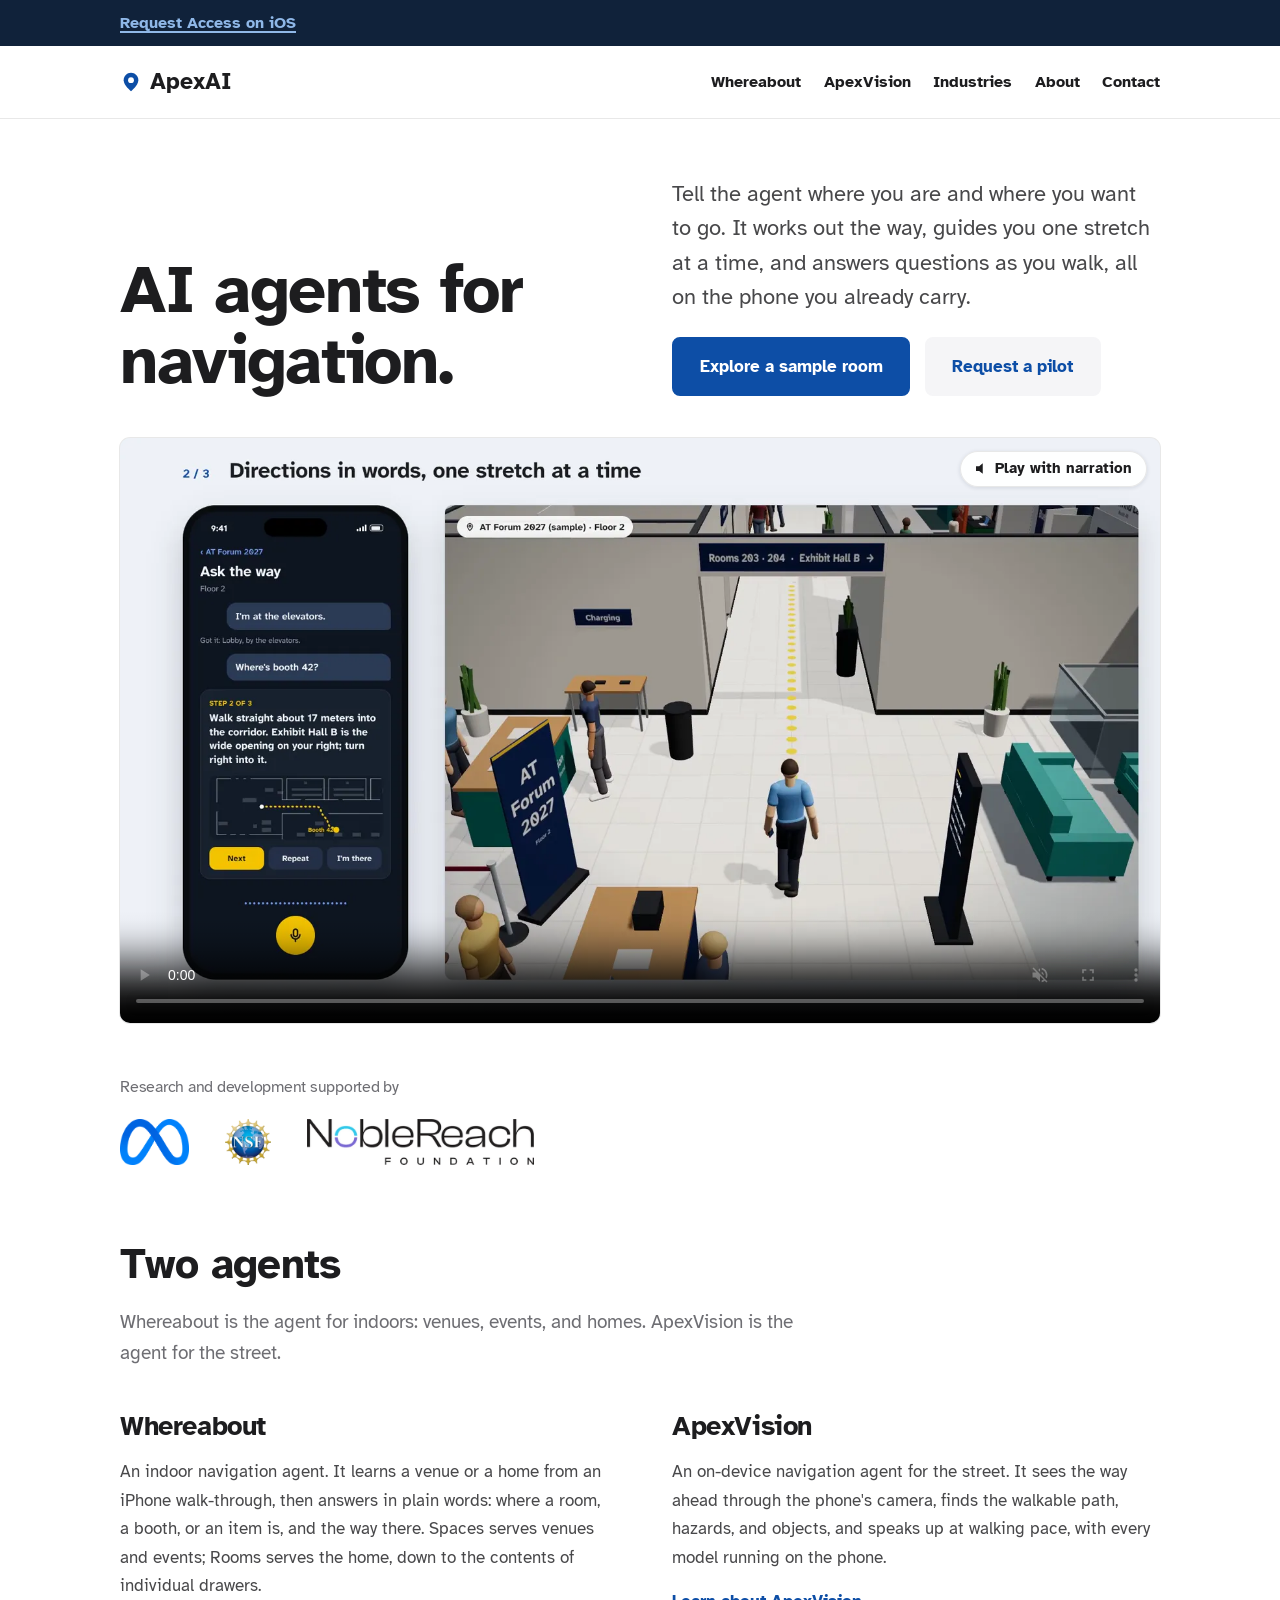
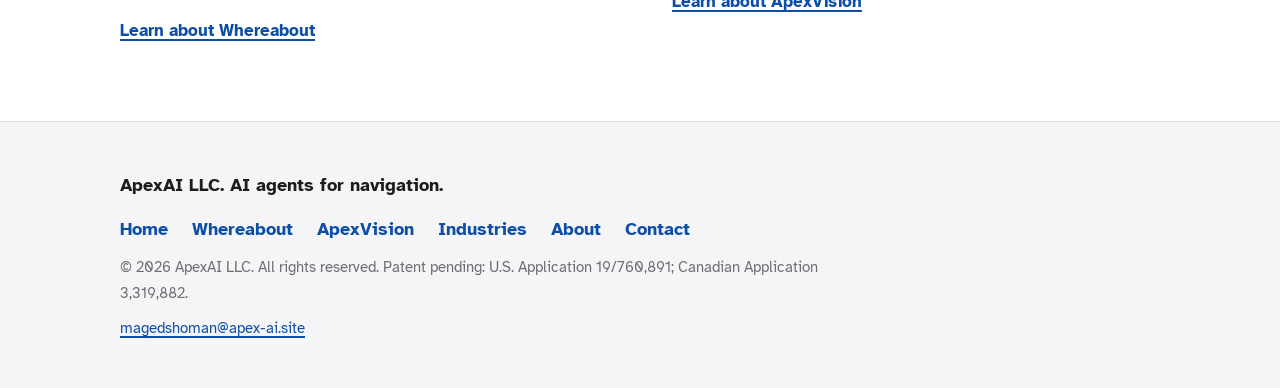
<file: index.html>
<!DOCTYPE html>
<html lang="en">
<head>
<meta charset="UTF-8">
<meta name="viewport" content="width=device-width, initial-scale=1">
<title>ApexAI - AI agents for navigation</title>
<meta name="description" content="ApexAI builds AI agents for navigation. Whereabout guides people to any place or item inside a venue or a home; ApexVision guides pedestrians along the street, with every model running on the phone.">
<meta property="og:title" content="ApexAI - AI agents for navigation">
<meta property="og:description" content="ApexAI builds AI agents for navigation. Whereabout guides people to any place or item inside a venue or a home; ApexVision guides pedestrians along the street, with every model running on the phone.">
<meta property="og:type" content="website">
<meta property="og:url" content="https://apex-ai.site/">
<link rel="canonical" href="https://apex-ai.site/">
<meta name="theme-color" content="#FFFFFF" media="(prefers-color-scheme: light)">
<meta name="theme-color" content="#0A1322" media="(prefers-color-scheme: dark)">
<link rel="icon" href="data:image/svg+xml,%3Csvg xmlns='http://www.w3.org/2000/svg' viewBox='0 0 64 64'%3E%3Crect width='64' height='64' rx='14' fill='%230D4EA6'/%3E%3Cpath d='M14 50 L32 12 L50 50 H41 L32 29 L23 50 Z' fill='%23FFFFFF'/%3E%3C/svg%3E">
<link rel="preconnect" href="https://fonts.googleapis.com">
<link rel="preconnect" href="https://fonts.gstatic.com" crossorigin>
<link href="https://fonts.googleapis.com/css2?family=Atkinson+Hyperlegible:ital,wght@0,400;0,700;1,400&display=swap" rel="stylesheet">
<link rel="stylesheet" href="assets/site.css">
<script>
  // Links to the old one-page site (apex-ai.site/#team) open the page that section moved to.
  (function(){
    var to = {'#whereabouts':'whereabout/','#modes':'apexvision/','#organizations':'industries/#organizations','#industries':'industries/',
      '#milestones':'about/#milestones','#stories':'about/#stories','#team':'about/#team','#contact':'contact/'}[location.hash];
    if (to) location.replace(to);
  })();
</script>
</head>
<body data-page="home">

<a class="skip-link" href="#main">Skip to main content</a>

<div class="beta-bar">
  <div class="wrap">
    <a href="contact/?topic=beta">Request Access on iOS</a>
  </div>
</div>

<header class="site">
  <div class="wrap">
    <a class="wordmark" href="./" aria-current="page">
      <svg viewBox="0 0 24 24" fill="none" aria-hidden="true"><path d="M12 2 C7.6 2 4 5.6 4 10 c0 5.6 8 12 8 12 s8-6.4 8-12 c0-4.4-3.6-8-8-8 Z" fill="#0D4EA6"/><circle cx="12" cy="10" r="3.2" fill="#FFFFFF"/></svg>
      ApexAI
    </a>
    <nav class="primary" aria-label="Main">
      <ul>
        <li><a href="whereabout/">Whereabout</a></li>
        <li><a href="apexvision/">ApexVision</a></li>
        <li><a href="industries/">Industries</a></li>
        <li><a href="about/">About</a></li>
        <li><a href="contact/">Contact</a></li>
      </ul>
    </nav>
  </div>
</header>

<main id="main">

  <div class="hero" id="top">
    <div class="wrap">
      <div class="hero-top">
        <h1>AI agents for navigation.</h1>
        <div class="hero-copy">
          <p class="lede">
            Tell the agent where you are and where you want to go. It works out the way, guides you one stretch at a time, and answers questions as you walk, all on the phone you already carry.
          </p>
          <div class="cta-row">
            <a class="btn btn-blue" href="https://whereabout.store/editor/#sample">Explore a sample room</a>
            <a class="btn btn-tint" href="industries/#organizations">Request a pilot</a>
          </div>
        </div>
      </div>
      <figure class="hero-video">
        <video id="hero-video" autoplay muted loop playsinline controls preload="auto" width="1600" height="900"
               poster="assets/whereabout-navigation-demo.webp" aria-describedby="hero-video-desc"
               aria-label="Whereabout demonstration: an attendee finds Booth 42 at a conference">
          <source src="assets/whereabout-navigation-demo.mp4" type="video/mp4">
          <track kind="captions" src="assets/whereabout-navigation-demo.vtt" srclang="en" label="English">
          <a href="assets/whereabout-navigation-demo.mp4">Download the Whereabout demonstration (MP4)</a>
        </video>
        <button type="button" id="hero-sound" class="video-sound" hidden>Play with narration</button>
        <figcaption id="hero-video-desc" class="visually-hidden">An attendee at a busy conference stands by the elevators,
          tells the Whereabout agent where they are, and asks the way to Booth 42. The
          agent gives spoken directions one stretch at a time: past the registration desk and its queue, along the corridor, and into
          Exhibit Hall B, where exhibitors are at their booths. For the last few meters the agent uses the phone's camera to guide them to the booth's table, and
          confirms the arrival. A narration explains each step; it starts muted, and the button over the video plays it from the beginning with sound. The agent's spoken directions also appear as on-screen text.</figcaption>
      </figure>
    </div>
  </div>


  <div class="wrap">
    <div class="supporters">
      <h3>Research and development supported by</h3>
      <ul class="logo-row">
        <li><img src="assets/logo-meta.webp" width="181" height="120" loading="lazy" alt="Meta Reality Labs"></li>
        <li><img src="assets/logo-nsf.webp" width="120" height="120" loading="lazy" alt="U.S. National Science Foundation - I-Corps"></li>
        <li><img src="assets/logo-noblereach.webp" width="590" height="120" loading="lazy" alt="NobleReach Foundation"></li>
      </ul>
    </div>
  </div>

  <section id="solutions" class="wrap">
    <h2>Two agents</h2>
    <p class="section-intro">Whereabout is the agent for indoors: venues, events, and homes. ApexVision is the agent for the street.</p>
    <div class="sol-grid">
      <div class="sol">
        <h3>Whereabout</h3>
        <p>An indoor navigation agent. It learns a venue or a home from an iPhone walk-through, then answers in plain words: where a room, a booth, or an item is, and the way there. Spaces serves venues and events; Rooms serves the home, down to the contents of individual drawers.</p>
        <p class="sol-link"><a href="whereabout/">Learn about Whereabout</a></p>
      </div>
      <div class="sol">
        <h3>ApexVision</h3>
        <p>An on-device navigation agent for the street. It sees the way ahead through the phone's camera, finds the walkable path, hazards, and objects, and speaks up at walking pace, with every model running on the phone.</p>
        <p class="sol-link"><a href="apexvision/">Learn about ApexVision</a></p>
      </div>
    </div>
  </section>

</main>

<footer class="site">
  <div class="wrap">
    <p>ApexAI LLC. AI agents for navigation.</p>
    <nav class="footer-nav" aria-label="Footer">
      <ul>
        <li><a href="./">Home</a></li>
        <li><a href="whereabout/">Whereabout</a></li>
        <li><a href="apexvision/">ApexVision</a></li>
        <li><a href="industries/">Industries</a></li>
        <li><a href="about/">About</a></li>
        <li><a href="contact/">Contact</a></li>
      </ul>
    </nav>
    <p>&copy; 2026 ApexAI LLC. All rights reserved. Patent pending: U.S. Application 19/760,891; Canadian Application 3,319,882.</p>
    <p><a href="mailto:magedshoman@apex-ai.site">magedshoman@apex-ai.site</a></p>
  </div>
</footer>

<script src="assets/site.js" defer></script>
</body>
</html>
</file>
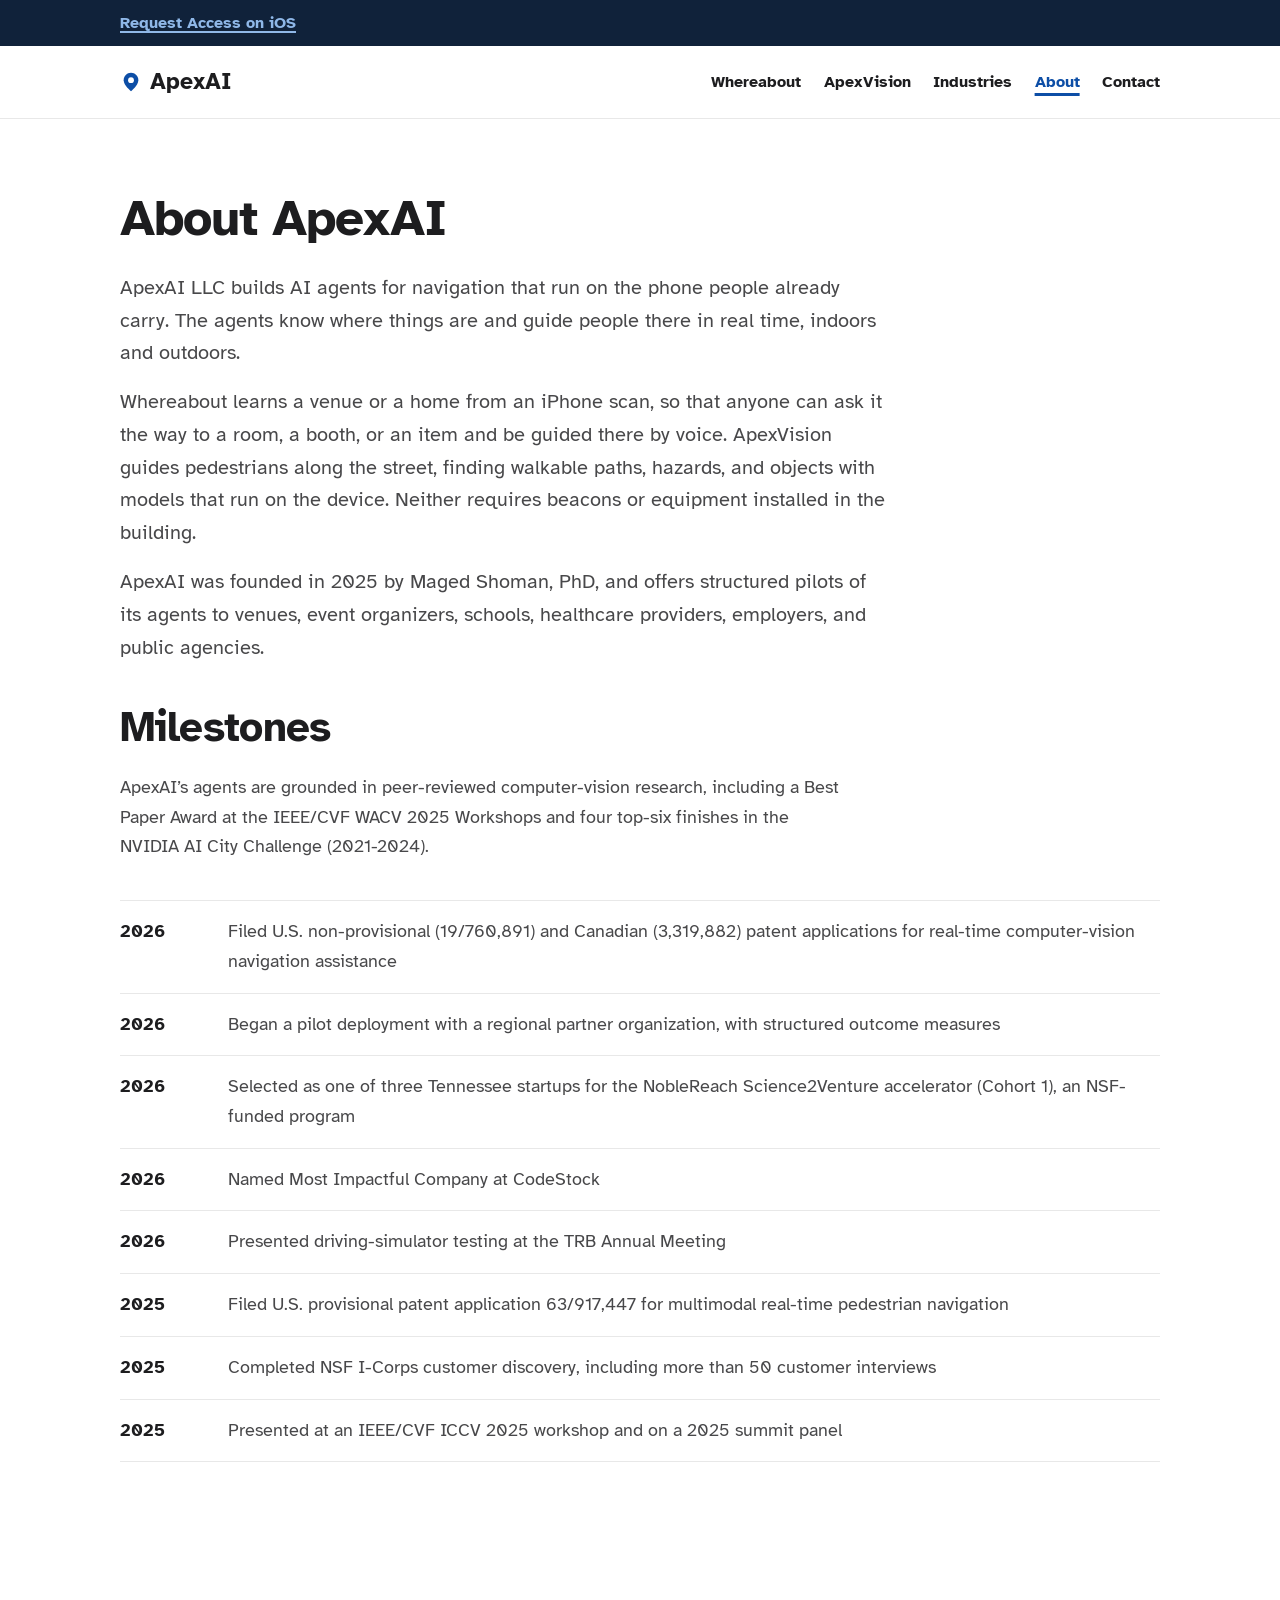
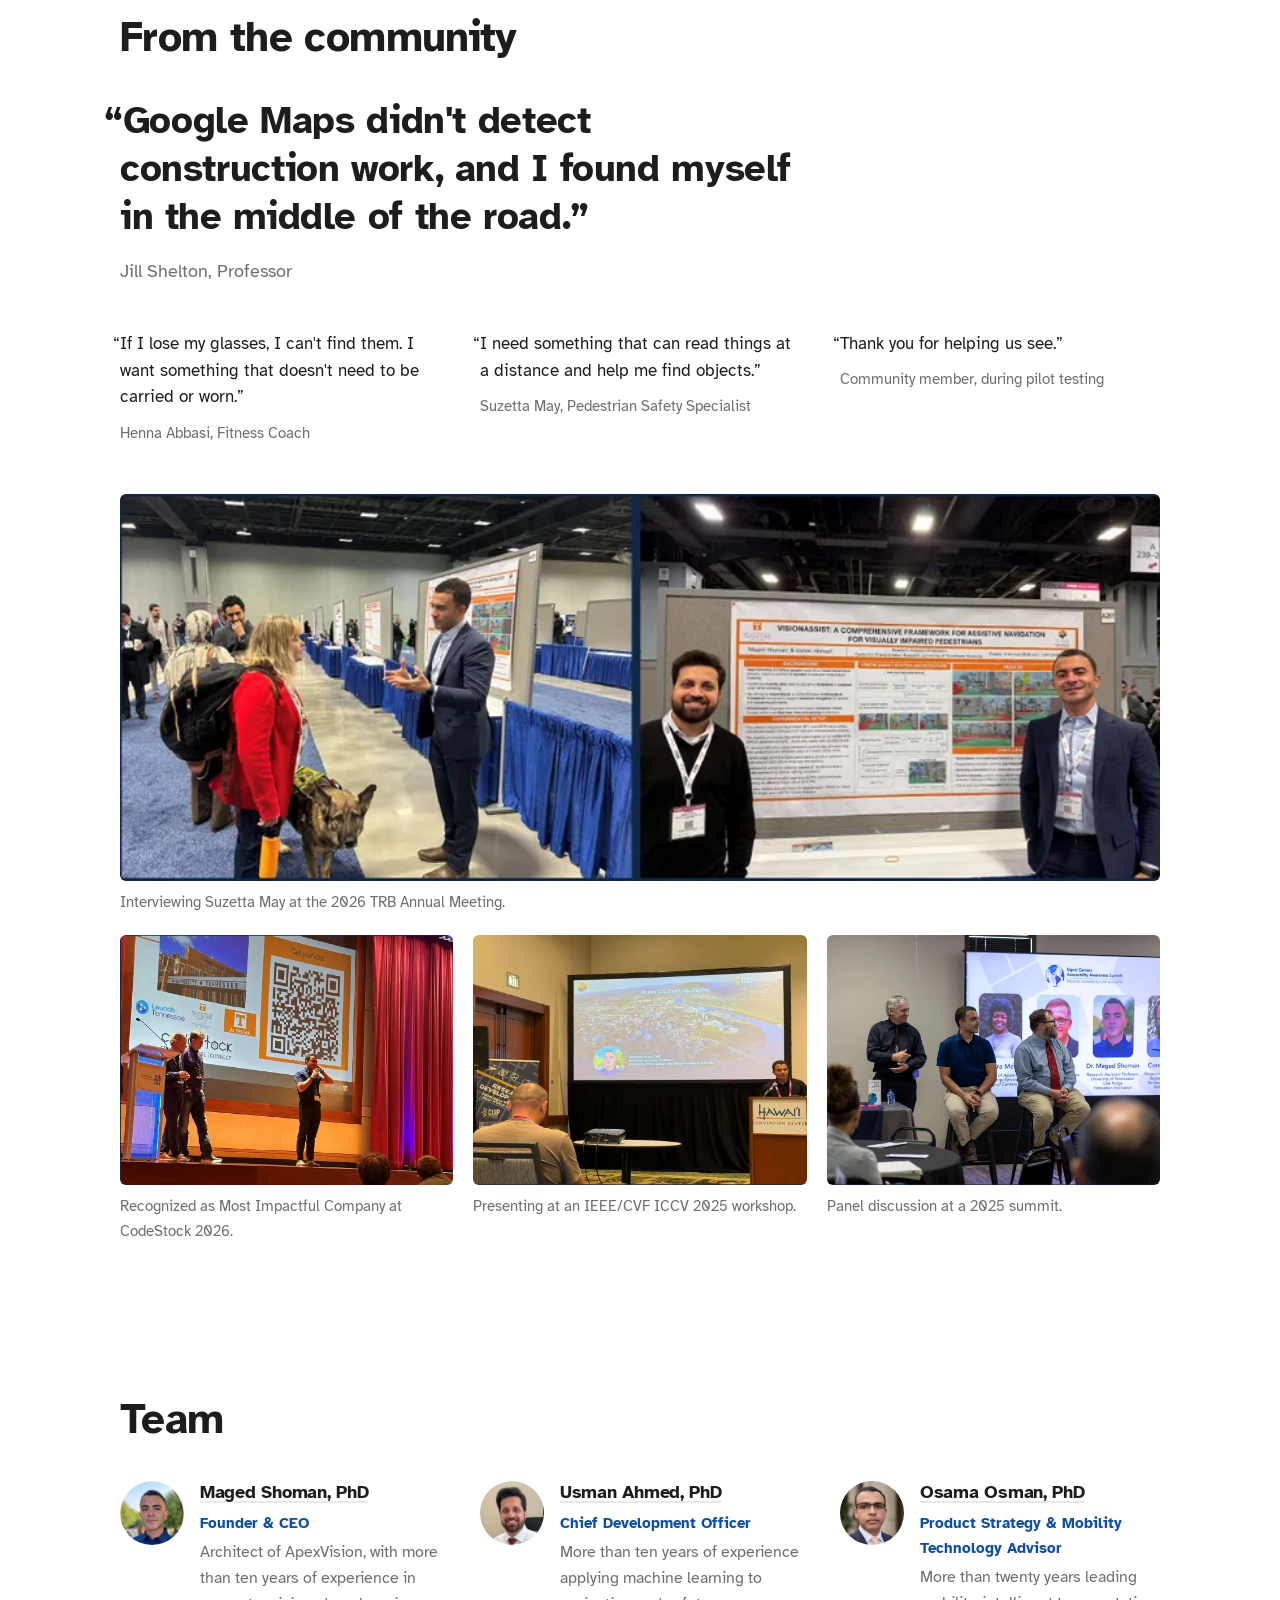
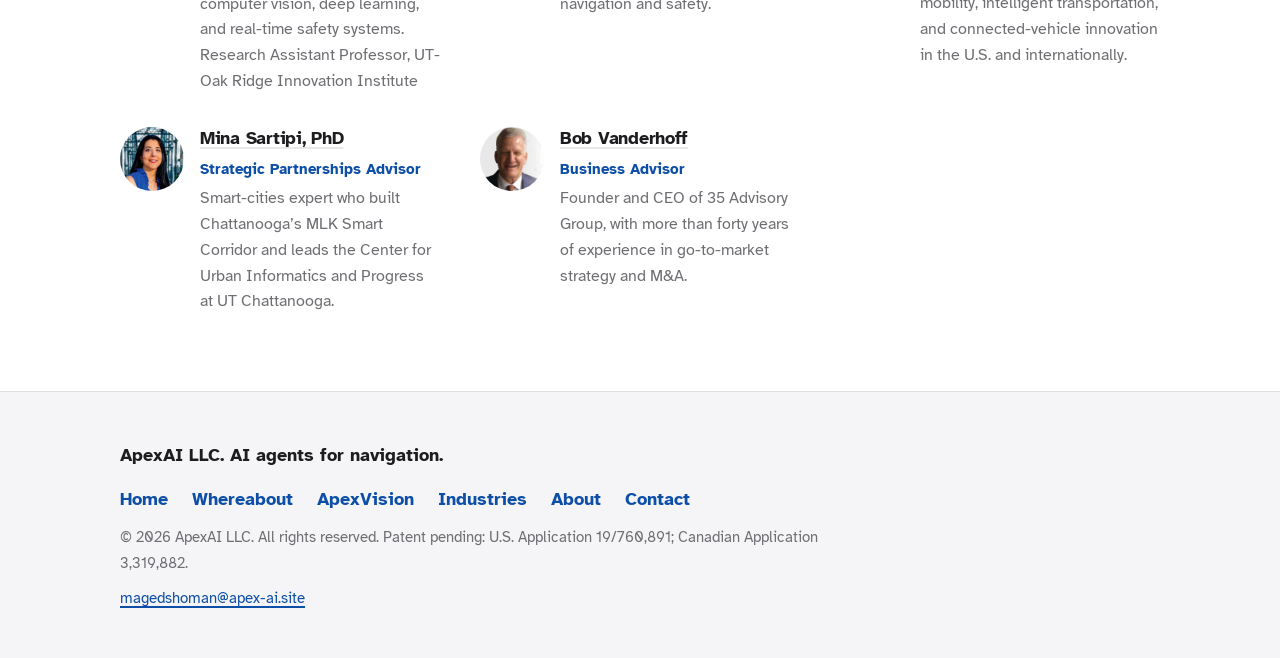
<file: about/index.html>
<!DOCTYPE html>
<html lang="en">
<head>
<meta charset="UTF-8">
<meta name="viewport" content="width=device-width, initial-scale=1">
<title>About - ApexAI</title>
<meta name="description" content="ApexAI LLC builds AI agents for navigation: Whereabout for indoors and ApexVision for the street. Company background, milestones, community feedback, and team.">
<meta property="og:title" content="About - ApexAI">
<meta property="og:description" content="ApexAI LLC builds AI agents for navigation: Whereabout for indoors and ApexVision for the street. Company background, milestones, community feedback, and team.">
<meta property="og:type" content="website">
<meta property="og:url" content="https://apex-ai.site/about/">
<link rel="canonical" href="https://apex-ai.site/about/">
<meta name="theme-color" content="#FFFFFF" media="(prefers-color-scheme: light)">
<meta name="theme-color" content="#0A1322" media="(prefers-color-scheme: dark)">
<link rel="icon" href="data:image/svg+xml,%3Csvg xmlns='http://www.w3.org/2000/svg' viewBox='0 0 64 64'%3E%3Crect width='64' height='64' rx='14' fill='%230D4EA6'/%3E%3Cpath d='M14 50 L32 12 L50 50 H41 L32 29 L23 50 Z' fill='%23FFFFFF'/%3E%3C/svg%3E">
<link rel="preconnect" href="https://fonts.googleapis.com">
<link rel="preconnect" href="https://fonts.gstatic.com" crossorigin>
<link href="https://fonts.googleapis.com/css2?family=Atkinson+Hyperlegible:ital,wght@0,400;0,700;1,400&display=swap" rel="stylesheet">
<link rel="stylesheet" href="../assets/site.css">
</head>
<body data-page="about">

<a class="skip-link" href="#main">Skip to main content</a>

<div class="beta-bar">
  <div class="wrap">
    <a href="../contact/?topic=beta">Request Access on iOS</a>
  </div>
</div>

<header class="site">
  <div class="wrap">
    <a class="wordmark" href="../">
      <svg viewBox="0 0 24 24" fill="none" aria-hidden="true"><path d="M12 2 C7.6 2 4 5.6 4 10 c0 5.6 8 12 8 12 s8-6.4 8-12 c0-4.4-3.6-8-8-8 Z" fill="#0D4EA6"/><circle cx="12" cy="10" r="3.2" fill="#FFFFFF"/></svg>
      ApexAI
    </a>
    <nav class="primary" aria-label="Main">
      <ul>
        <li><a href="../whereabout/">Whereabout</a></li>
        <li><a href="../apexvision/">ApexVision</a></li>
        <li><a href="../industries/">Industries</a></li>
        <li><a href="../about/" aria-current="page">About</a></li>
        <li><a href="../contact/">Contact</a></li>
      </ul>
    </nav>
  </div>
</header>

<main id="main">

  <div class="wrap page-head">
    <h1 class="page-title">About ApexAI</h1>
    <div class="about-intro">
      <p>ApexAI LLC builds AI agents for navigation that run on the phone people already
        carry. The agents know where things are and guide people there in real time, indoors and
        outdoors.</p>
      <p>Whereabout learns a venue or a home from an iPhone scan, so that anyone can ask it the way to a
        room, a booth, or an item and be guided there by voice. ApexVision guides pedestrians along the
        street, finding walkable paths, hazards, and objects with models that run on the device. Neither
        requires beacons or equipment installed in the building.</p>
      <p>ApexAI was founded in 2025 by Maged Shoman, PhD, and offers structured pilots of its agents to venues,
        event organizers, schools, healthcare providers, employers, and public agencies.</p>
    </div>
  </div>

  <section id="milestones" class="wrap">
    <h2>Milestones</h2>
    <p class="pedigree">
      ApexAI&rsquo;s agents are grounded in peer-reviewed computer-vision research, including a
      Best Paper Award at the IEEE/CVF WACV 2025 Workshops and four top-six finishes in the
      NVIDIA AI City Challenge (2021-2024).
    </p>
    <ul class="timeline">
      <li><span class="year">2026</span><span>Filed U.S. non-provisional (19/760,891) and Canadian (3,319,882) patent applications for real-time computer-vision navigation assistance</span></li>
      <li><span class="year">2026</span><span>Began a pilot deployment with a regional partner organization, with structured outcome measures</span></li>
      <li><span class="year">2026</span><span>Selected as one of three Tennessee startups for the NobleReach Science2Venture accelerator (Cohort&nbsp;1), an NSF-funded program</span></li>
      <li><span class="year">2026</span><span>Named Most Impactful Company at CodeStock</span></li>
      <li><span class="year">2026</span><span>Presented driving-simulator testing at the TRB Annual Meeting</span></li>
      <li><span class="year">2025</span><span>Filed U.S. provisional patent application 63/917,447 for multimodal real-time pedestrian navigation</span></li>
      <li><span class="year">2025</span><span>Completed NSF I-Corps customer discovery, including more than 50 customer interviews</span></li>
      <li><span class="year">2025</span><span>Presented at an IEEE/CVF ICCV 2025 workshop and on a 2025 summit panel</span></li>
    </ul>
  </section>

  <section id="stories" class="wrap">
    <h2>From the community</h2>
    <figure class="pull">
      <blockquote><p>&ldquo;Google Maps didn't detect construction work, and I found myself in the middle of the road.&rdquo;</p></blockquote>
      <figcaption>Jill Shelton, Professor</figcaption>
    </figure>
    <div class="quotes-small">
      <figure>
        <blockquote><p>&ldquo;If I lose my glasses, I can't find them. I want something that doesn't need to be carried or worn.&rdquo;</p></blockquote>
        <figcaption>Henna Abbasi, Fitness Coach</figcaption>
      </figure>
      <figure>
        <blockquote><p>&ldquo;I need something that can read things at a distance and help me find objects.&rdquo;</p></blockquote>
        <figcaption>Suzetta May, Pedestrian Safety Specialist</figcaption>
      </figure>
      <figure>
        <blockquote><p>&ldquo;Thank you for helping us see.&rdquo;</p></blockquote>
        <figcaption>Community member, during pilot testing</figcaption>
      </figure>
    </div>
    <div class="photo-strip">
      <figure class="wide">
        <img src="../assets/event-trb.webp" width="800" height="298" loading="lazy"
             alt="Maged Shoman interviewing Suzetta May, and presenting the ApexAI research poster, at the TRB Annual Meeting.">
        <figcaption>Interviewing Suzetta May at the 2026 TRB Annual Meeting.</figcaption>
      </figure>
      <figure>
        <img src="../assets/event-codestock.webp" width="572" height="431" loading="lazy"
             alt="The ApexAI team on stage at CodeStock 2026.">
        <figcaption>Recognized as Most Impactful Company at CodeStock 2026.</figcaption>
      </figure>
      <figure>
        <img src="../assets/event-iccv.webp" width="578" height="387" loading="lazy"
             alt="Maged Shoman presenting ApexAI at IEEE/CVF ICCV 2025.">
        <figcaption>Presenting at an IEEE/CVF ICCV 2025 workshop.</figcaption>
      </figure>
      <figure>
        <img src="../assets/event-summit.webp" width="726" height="484" loading="lazy"
             alt="A panel discussion at a 2025 summit.">
        <figcaption>Panel discussion at a 2025 summit.</figcaption>
      </figure>
    </div>
  </section>

  <section id="team" class="wrap">
    <h2>Team</h2>
    <div class="people">
      <div class="person">
        <img class="avatar" src="../assets/team-maged.webp" alt="" width="320" height="320">
        <div>
          <h3><a href="https://www.linkedin.com/in/maged-shoman-phd-2ab012100/">Maged Shoman, PhD</a></h3>
          <p class="role">Founder &amp; CEO</p>
          <p>Architect of ApexVision, with more than ten years of experience in computer vision, deep learning, and real-time safety systems. Research Assistant Professor, UT-Oak Ridge Innovation Institute</p>
        </div>
      </div>
      <div class="person">
        <img class="avatar" src="../assets/team-usman.webp" alt="" width="320" height="320">
        <div>
          <h3><a href="https://www.linkedin.com/in/uahmed16/">Usman Ahmed, PhD</a></h3>
          <p class="role">Chief Development Officer</p>
          <p>More than ten years of experience applying machine learning to navigation and safety.</p>
        </div>
      </div>
      <div class="person">
        <img class="avatar" src="../assets/team-osama.webp" alt="" width="320" height="320">
        <div>
          <h3><a href="https://www.linkedin.com/in/osama-osman-phd-pe-pmp-2037a862/">Osama Osman, PhD</a></h3>
          <p class="role">Product Strategy &amp; Mobility Technology Advisor</p>
          <p>More than twenty years leading mobility, intelligent transportation, and connected-vehicle innovation in the U.S. and internationally.</p>
        </div>
      </div>
      <div class="person">
        <img class="avatar" src="../assets/team-mina.webp" alt="" width="320" height="320">
        <div>
          <h3><a href="https://www.linkedin.com/in/mina-sartipi-86267a1/">Mina Sartipi, PhD</a></h3>
          <p class="role">Strategic Partnerships Advisor</p>
          <p>Smart-cities expert who built Chattanooga&rsquo;s MLK Smart Corridor and leads the Center for Urban Informatics and Progress at UT Chattanooga.</p>
        </div>
      </div>
      <div class="person">
        <img class="avatar" src="../assets/team-bob.webp" alt="" width="320" height="320">
        <div>
          <h3><a href="https://www.linkedin.com/in/bob-vanderhoff/">Bob Vanderhoff</a></h3>
          <p class="role">Business Advisor</p>
          <p>Founder and CEO of 35 Advisory Group, with more than forty years of experience in go-to-market strategy and M&amp;A.</p>
        </div>
      </div>
    </div>
  </section>

</main>

<footer class="site">
  <div class="wrap">
    <p>ApexAI LLC. AI agents for navigation.</p>
    <nav class="footer-nav" aria-label="Footer">
      <ul>
        <li><a href="../">Home</a></li>
        <li><a href="../whereabout/">Whereabout</a></li>
        <li><a href="../apexvision/">ApexVision</a></li>
        <li><a href="../industries/">Industries</a></li>
        <li><a href="../about/">About</a></li>
        <li><a href="../contact/">Contact</a></li>
      </ul>
    </nav>
    <p>&copy; 2026 ApexAI LLC. All rights reserved. Patent pending: U.S. Application 19/760,891; Canadian Application 3,319,882.</p>
    <p><a href="mailto:magedshoman@apex-ai.site">magedshoman@apex-ai.site</a></p>
  </div>
</footer>

<script src="../assets/site.js" defer></script>
</body>
</html>
</file>
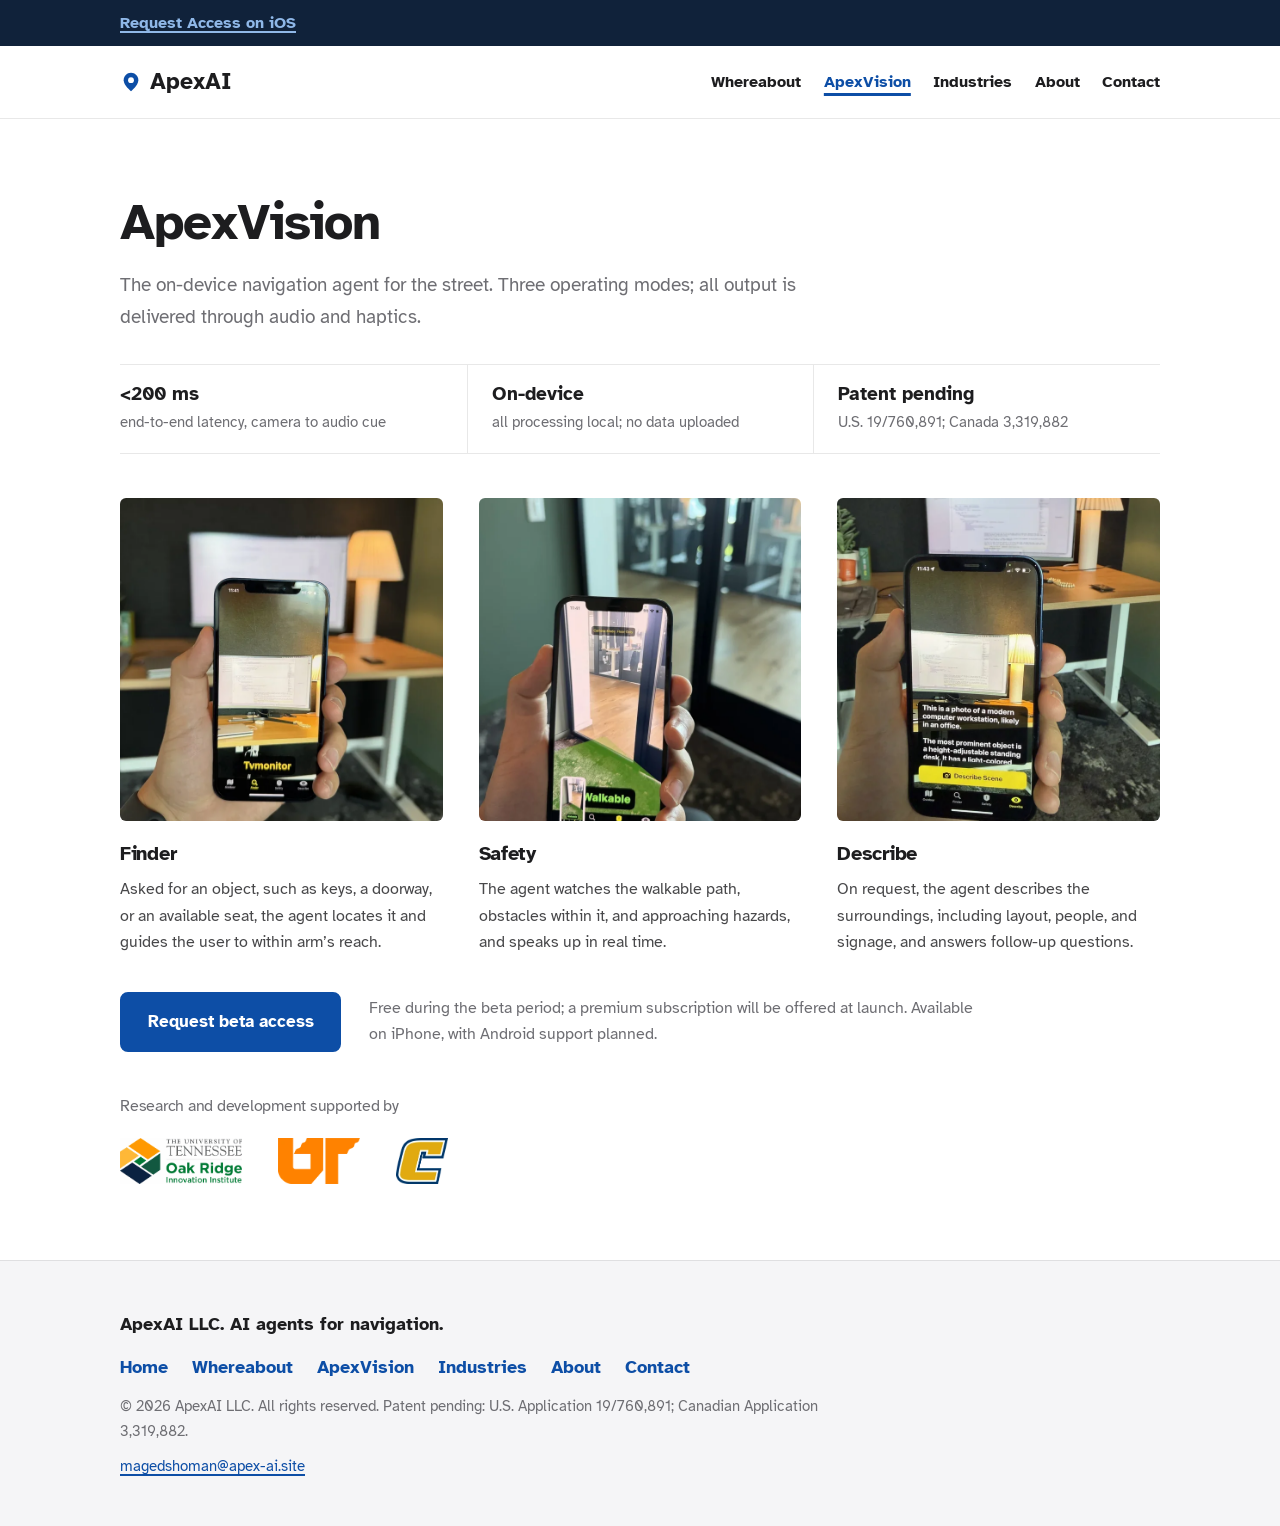
<file: apexvision/index.html>
<!DOCTYPE html>
<html lang="en">
<head>
<meta charset="UTF-8">
<meta name="viewport" content="width=device-width, initial-scale=1">
<title>ApexVision - ApexAI</title>
<meta name="description" content="ApexVision is ApexAI's on-device navigation agent for the street. It sees the way ahead through the phone's camera and guides pedestrians in real time, with Finder, Safety, and Describe modes. In beta on iOS.">
<meta property="og:title" content="ApexVision - ApexAI">
<meta property="og:description" content="ApexVision is ApexAI's on-device navigation agent for the street. It sees the way ahead through the phone's camera and guides pedestrians in real time, with Finder, Safety, and Describe modes. In beta on iOS.">
<meta property="og:type" content="website">
<meta property="og:url" content="https://apex-ai.site/apexvision/">
<link rel="canonical" href="https://apex-ai.site/apexvision/">
<meta name="theme-color" content="#FFFFFF" media="(prefers-color-scheme: light)">
<meta name="theme-color" content="#0A1322" media="(prefers-color-scheme: dark)">
<link rel="icon" href="data:image/svg+xml,%3Csvg xmlns='http://www.w3.org/2000/svg' viewBox='0 0 64 64'%3E%3Crect width='64' height='64' rx='14' fill='%230D4EA6'/%3E%3Cpath d='M14 50 L32 12 L50 50 H41 L32 29 L23 50 Z' fill='%23FFFFFF'/%3E%3C/svg%3E">
<link rel="preconnect" href="https://fonts.googleapis.com">
<link rel="preconnect" href="https://fonts.gstatic.com" crossorigin>
<link href="https://fonts.googleapis.com/css2?family=Atkinson+Hyperlegible:ital,wght@0,400;0,700;1,400&display=swap" rel="stylesheet">
<link rel="stylesheet" href="../assets/site.css">
</head>
<body data-page="apexvision">

<a class="skip-link" href="#main">Skip to main content</a>

<div class="beta-bar">
  <div class="wrap">
    <a href="../contact/?topic=beta">Request Access on iOS</a>
  </div>
</div>

<header class="site">
  <div class="wrap">
    <a class="wordmark" href="../">
      <svg viewBox="0 0 24 24" fill="none" aria-hidden="true"><path d="M12 2 C7.6 2 4 5.6 4 10 c0 5.6 8 12 8 12 s8-6.4 8-12 c0-4.4-3.6-8-8-8 Z" fill="#0D4EA6"/><circle cx="12" cy="10" r="3.2" fill="#FFFFFF"/></svg>
      ApexAI
    </a>
    <nav class="primary" aria-label="Main">
      <ul>
        <li><a href="../whereabout/">Whereabout</a></li>
        <li><a href="../apexvision/" aria-current="page">ApexVision</a></li>
        <li><a href="../industries/">Industries</a></li>
        <li><a href="../about/">About</a></li>
        <li><a href="../contact/">Contact</a></li>
      </ul>
    </nav>
  </div>
</header>

<main id="main">

  <section id="modes" class="wrap">
    <h1 class="page-title">ApexVision</h1>
    <p class="section-intro">The on-device navigation agent for the street. Three operating modes; all output is delivered through audio and haptics.</p>

    <div class="stats-card dark-card modes-stats three" role="region" aria-label="ApexVision key facts">
      <ul>
        <li><span class="big">&lt;200 ms</span><span class="small">end-to-end latency, camera to audio cue</span></li>
        <li><span class="big">On-device</span><span class="small">all processing local; no data uploaded</span></li>
        <li><span class="big">Patent pending</span><span class="small">U.S. 19/760,891; Canada 3,319,882</span></li>
      </ul>
    </div>

    <div class="modes-grid">
      <div class="mode">
        <img src="../assets/apexvision-finder.webp" width="750" height="1000"
             alt="A hand holds an iPhone running ApexVision's Finder mode at a desk. The app has identified the monitor and shows the label 'Tvmonitor' above the mode bar.">
        <h3>Finder</h3>
        <p>Asked for an object, such as keys, a doorway, or an available seat, the agent locates it and guides the user to within arm&rsquo;s reach.</p>
      </div>
      <div class="mode">
        <img src="../assets/apexvision-safety.webp" width="750" height="1000"
             alt="ApexVision's Safety mode in a hallway: the floor ahead is overlaid in green with the word 'Walkable', marking the clear path through a doorway.">
        <h3>Safety</h3>
        <p>The agent watches the walkable path, obstacles within it, and approaching hazards, and speaks up in real time.</p>
      </div>
      <div class="mode">
        <img src="../assets/apexvision-describe.webp" width="750" height="1000"
             alt="ApexVision's Describe mode pointed at a desk. The spoken description reads: 'This is a photo of a modern computer workstation, likely in an office. The most prominent object is a height-adjustable standing desk…' with a Describe Scene button below.">
        <h3>Describe</h3>
        <p>On request, the agent describes the surroundings, including layout, people, and signage, and answers follow-up questions.</p>
      </div>
    </div>
    <div class="av-foot">
      <!-- When the public TestFlight link exists, point this button straight at it. -->
      <a class="btn btn-blue" href="../contact/?topic=beta">Request beta access</a>
      <p class="fineprint">Free during the beta period; a premium subscription will be offered at launch.
        Available on iPhone, with Android support planned.</p>
    </div>
    <div class="supporters">
      <h3>Research and development supported by</h3>
      <ul class="logo-row">
      <li><img src="../assets/logo-utorii.webp" width="319" height="120" loading="lazy" alt="University of Tennessee - Oak Ridge Innovation Institute"></li>
      <li><img src="../assets/logo-ut.webp" width="213" height="120" loading="lazy" alt="University of Tennessee, Knoxville"></li>
      <li><img src="../assets/logo-utc.webp" width="137" height="120" loading="lazy" alt="University of Tennessee at Chattanooga"></li>
      </ul>
    </div>
  </section>

</main>

<footer class="site">
  <div class="wrap">
    <p>ApexAI LLC. AI agents for navigation.</p>
    <nav class="footer-nav" aria-label="Footer">
      <ul>
        <li><a href="../">Home</a></li>
        <li><a href="../whereabout/">Whereabout</a></li>
        <li><a href="../apexvision/">ApexVision</a></li>
        <li><a href="../industries/">Industries</a></li>
        <li><a href="../about/">About</a></li>
        <li><a href="../contact/">Contact</a></li>
      </ul>
    </nav>
    <p>&copy; 2026 ApexAI LLC. All rights reserved. Patent pending: U.S. Application 19/760,891; Canadian Application 3,319,882.</p>
    <p><a href="mailto:magedshoman@apex-ai.site">magedshoman@apex-ai.site</a></p>
  </div>
</footer>

<script src="../assets/site.js" defer></script>
</body>
</html>
</file>
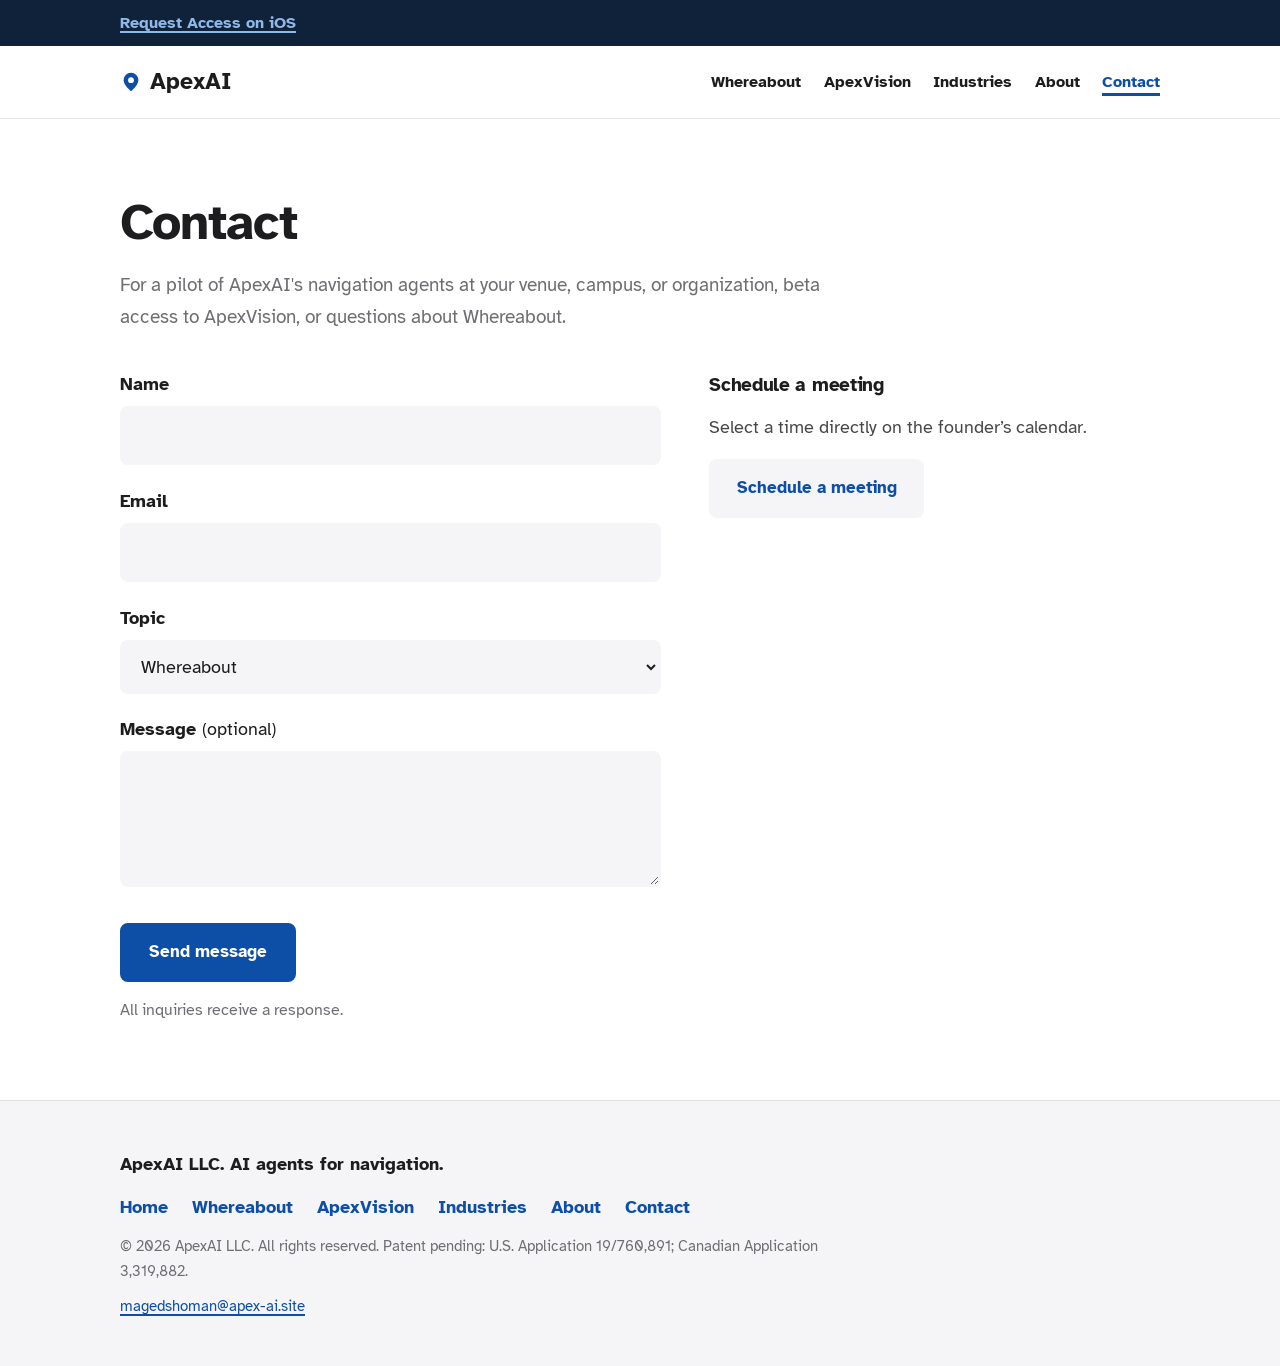
<file: contact/index.html>
<!DOCTYPE html>
<html lang="en">
<head>
<meta charset="UTF-8">
<meta name="viewport" content="width=device-width, initial-scale=1">
<title>Contact - ApexAI</title>
<meta name="description" content="Contact ApexAI about a pilot of its navigation agents, ApexVision beta access, or Whereabout.">
<meta property="og:title" content="Contact - ApexAI">
<meta property="og:description" content="Contact ApexAI about a pilot of its navigation agents, ApexVision beta access, or Whereabout.">
<meta property="og:type" content="website">
<meta property="og:url" content="https://apex-ai.site/contact/">
<link rel="canonical" href="https://apex-ai.site/contact/">
<meta name="theme-color" content="#FFFFFF" media="(prefers-color-scheme: light)">
<meta name="theme-color" content="#0A1322" media="(prefers-color-scheme: dark)">
<link rel="icon" href="data:image/svg+xml,%3Csvg xmlns='http://www.w3.org/2000/svg' viewBox='0 0 64 64'%3E%3Crect width='64' height='64' rx='14' fill='%230D4EA6'/%3E%3Cpath d='M14 50 L32 12 L50 50 H41 L32 29 L23 50 Z' fill='%23FFFFFF'/%3E%3C/svg%3E">
<link rel="preconnect" href="https://fonts.googleapis.com">
<link rel="preconnect" href="https://fonts.gstatic.com" crossorigin>
<link href="https://fonts.googleapis.com/css2?family=Atkinson+Hyperlegible:ital,wght@0,400;0,700;1,400&display=swap" rel="stylesheet">
<link rel="stylesheet" href="../assets/site.css">
</head>
<body data-page="contact">

<a class="skip-link" href="#main">Skip to main content</a>

<div class="beta-bar">
  <div class="wrap">
    <a href="../contact/?topic=beta">Request Access on iOS</a>
  </div>
</div>

<header class="site">
  <div class="wrap">
    <a class="wordmark" href="../">
      <svg viewBox="0 0 24 24" fill="none" aria-hidden="true"><path d="M12 2 C7.6 2 4 5.6 4 10 c0 5.6 8 12 8 12 s8-6.4 8-12 c0-4.4-3.6-8-8-8 Z" fill="#0D4EA6"/><circle cx="12" cy="10" r="3.2" fill="#FFFFFF"/></svg>
      ApexAI
    </a>
    <nav class="primary" aria-label="Main">
      <ul>
        <li><a href="../whereabout/">Whereabout</a></li>
        <li><a href="../apexvision/">ApexVision</a></li>
        <li><a href="../industries/">Industries</a></li>
        <li><a href="../about/">About</a></li>
        <li><a href="../contact/" aria-current="page">Contact</a></li>
      </ul>
    </nav>
  </div>
</header>

<main id="main">

  <section id="contact" class="wrap">
    <h1 class="page-title">Contact</h1>
    <p class="section-intro">For a pilot of ApexAI's navigation agents at your venue, campus, or organization, beta access to ApexVision, or questions about Whereabout.</p>
    <div class="contact-grid">
      <form name="contact" method="POST" action="/" data-netlify="true" netlify-honeypot="bot-field">
        <input type="hidden" name="form-name" value="contact">
        <p hidden aria-hidden="true"><label>Don't fill this out: <input name="bot-field"></label></p>

        <label for="f-name">Name</label>
        <input id="f-name" name="name" type="text" autocomplete="name" required>

        <label for="f-email">Email</label>
        <input id="f-email" name="email" type="email" autocomplete="email" required>

        <label for="f-interest">Topic</label>
        <select id="f-interest" name="interest">
          <option value="Whereabout">Whereabout</option>
          <option value="Joining the iOS beta">ApexVision beta access</option>
          <option value="Piloting at my organization">Organizational pilot</option>
          <option value="Android waitlist">Android availability</option>
          <option value="Press">Media inquiry</option>
          <option value="Other">Other</option>
        </select>

        <label for="f-message">Message <span style="font-weight:400">(optional)</span></label>
        <textarea id="f-message" name="message"></textarea>

        <button class="submit-btn" type="submit">Send message</button>
        <p class="form-note">All inquiries receive a response.</p>
        <p class="preview-note" id="preview-note" role="status"></p>
      </form>
      <div class="direct">
        <h3>Schedule a meeting</h3>
        <p>Select a time directly on the founder&rsquo;s calendar.</p>
        <p class="book-cta"><a class="btn btn-tint" href="https://calendar.app.google/ns17ENxNHDFYYfr5A">Schedule a meeting</a></p>
      </div>
    </div>
  </section>

</main>

<footer class="site">
  <div class="wrap">
    <p>ApexAI LLC. AI agents for navigation.</p>
    <nav class="footer-nav" aria-label="Footer">
      <ul>
        <li><a href="../">Home</a></li>
        <li><a href="../whereabout/">Whereabout</a></li>
        <li><a href="../apexvision/">ApexVision</a></li>
        <li><a href="../industries/">Industries</a></li>
        <li><a href="../about/">About</a></li>
        <li><a href="../contact/">Contact</a></li>
      </ul>
    </nav>
    <p>&copy; 2026 ApexAI LLC. All rights reserved. Patent pending: U.S. Application 19/760,891; Canadian Application 3,319,882.</p>
    <p><a href="mailto:magedshoman@apex-ai.site">magedshoman@apex-ai.site</a></p>
  </div>
</footer>

<script src="../assets/site.js" defer></script>
</body>
</html>
</file>
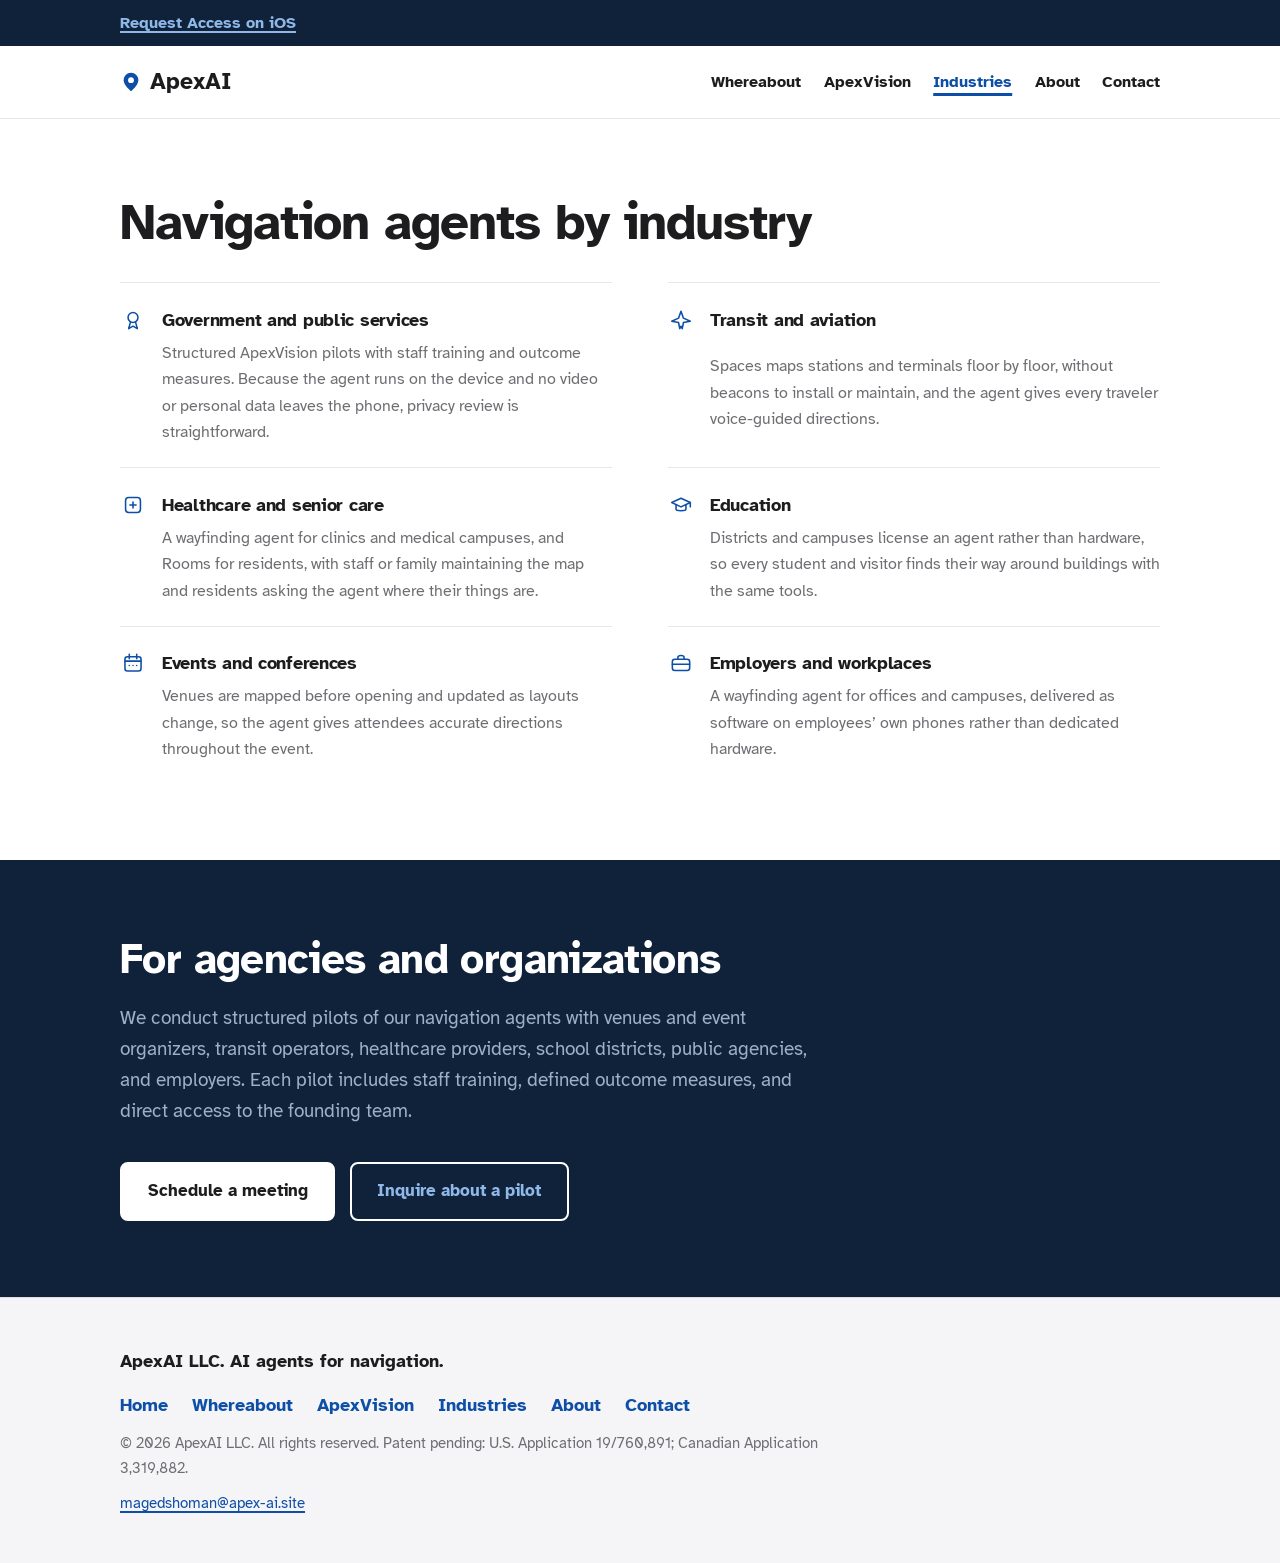
<file: industries/index.html>
<!DOCTYPE html>
<html lang="en">
<head>
<meta charset="UTF-8">
<meta name="viewport" content="width=device-width, initial-scale=1">
<title>Industries - ApexAI</title>
<meta name="description" content="How organizations deploy ApexAI's navigation agents in public services, transit, healthcare, education, events, and workplaces, with structured pilots.">
<meta property="og:title" content="Industries - ApexAI">
<meta property="og:description" content="How organizations deploy ApexAI's navigation agents in public services, transit, healthcare, education, events, and workplaces, with structured pilots.">
<meta property="og:type" content="website">
<meta property="og:url" content="https://apex-ai.site/industries/">
<link rel="canonical" href="https://apex-ai.site/industries/">
<meta name="theme-color" content="#FFFFFF" media="(prefers-color-scheme: light)">
<meta name="theme-color" content="#0A1322" media="(prefers-color-scheme: dark)">
<link rel="icon" href="data:image/svg+xml,%3Csvg xmlns='http://www.w3.org/2000/svg' viewBox='0 0 64 64'%3E%3Crect width='64' height='64' rx='14' fill='%230D4EA6'/%3E%3Cpath d='M14 50 L32 12 L50 50 H41 L32 29 L23 50 Z' fill='%23FFFFFF'/%3E%3C/svg%3E">
<link rel="preconnect" href="https://fonts.googleapis.com">
<link rel="preconnect" href="https://fonts.gstatic.com" crossorigin>
<link href="https://fonts.googleapis.com/css2?family=Atkinson+Hyperlegible:ital,wght@0,400;0,700;1,400&display=swap" rel="stylesheet">
<link rel="stylesheet" href="../assets/site.css">
</head>
<body data-page="industries">

<a class="skip-link" href="#main">Skip to main content</a>

<div class="beta-bar">
  <div class="wrap">
    <a href="../contact/?topic=beta">Request Access on iOS</a>
  </div>
</div>

<header class="site">
  <div class="wrap">
    <a class="wordmark" href="../">
      <svg viewBox="0 0 24 24" fill="none" aria-hidden="true"><path d="M12 2 C7.6 2 4 5.6 4 10 c0 5.6 8 12 8 12 s8-6.4 8-12 c0-4.4-3.6-8-8-8 Z" fill="#0D4EA6"/><circle cx="12" cy="10" r="3.2" fill="#FFFFFF"/></svg>
      ApexAI
    </a>
    <nav class="primary" aria-label="Main">
      <ul>
        <li><a href="../whereabout/">Whereabout</a></li>
        <li><a href="../apexvision/">ApexVision</a></li>
        <li><a href="../industries/" aria-current="page">Industries</a></li>
        <li><a href="../about/">About</a></li>
        <li><a href="../contact/">Contact</a></li>
      </ul>
    </nav>
  </div>
</header>

<main id="main">

  <section id="industries" class="wrap">
    <h1 class="page-title">Navigation agents by industry</h1>
    <div class="ind-grid">
      <div class="ind">
        <svg viewBox="0 0 84 84" fill="none" stroke="currentColor" stroke-width="5" stroke-linecap="round" stroke-linejoin="round" aria-hidden="true"><circle cx="42" cy="34" r="16"/><path d="M34 48 L28 70 L42 62 L56 70 L50 48"/></svg>
        <h3>Government and public services</h3>
        <p>Structured ApexVision pilots with staff training and outcome measures. Because the agent runs on the device and no video or personal data leaves the phone, privacy review is straightforward.</p>
      </div>
      <div class="ind">
        <svg viewBox="0 0 84 84" fill="none" stroke="currentColor" stroke-width="5" stroke-linecap="round" stroke-linejoin="round" aria-hidden="true"><path d="M42 14 L50 36 L72 46 L50 50 L46 70 L42 62 L38 70 L34 50 L12 46 L34 36 Z"/></svg>
        <h3>Transit and aviation</h3>
        <p>Spaces maps stations and terminals floor by floor, without beacons to install or maintain, and the agent gives every traveler voice-guided directions.</p>
      </div>
      <div class="ind">
        <svg viewBox="0 0 84 84" fill="none" stroke="currentColor" stroke-width="5" stroke-linecap="round" stroke-linejoin="round" aria-hidden="true"><rect x="18" y="18" width="48" height="48" rx="10"/><path d="M42 32 v20 M32 42 h20"/></svg>
        <h3>Healthcare and senior care</h3>
        <p>A wayfinding agent for clinics and medical campuses, and Rooms for residents, with staff or family maintaining the map and residents asking the agent where their things are.</p>
      </div>
      <div class="ind">
        <svg viewBox="0 0 84 84" fill="none" stroke="currentColor" stroke-width="5" stroke-linecap="round" stroke-linejoin="round" aria-hidden="true"><path d="M12 34 L42 20 L72 34 L42 48 Z"/><path d="M26 42 V56 C26 62 58 62 58 56 V42"/><path d="M72 34 V48"/></svg>
        <h3>Education</h3>
        <p>Districts and campuses license an agent rather than hardware, so every student and visitor finds their way around buildings with the same tools.</p>
      </div>
      <div class="ind">
        <svg viewBox="0 0 84 84" fill="none" stroke="currentColor" stroke-width="5" stroke-linecap="round" stroke-linejoin="round" aria-hidden="true"><rect x="16" y="22" width="52" height="46" rx="8"/><path d="M16 36 H68 M30 14 V28 M54 14 V28"/><circle cx="30" cy="50" r="2.5" fill="currentColor" stroke="none"/><circle cx="42" cy="50" r="2.5" fill="currentColor" stroke="none"/><circle cx="54" cy="50" r="2.5" fill="currentColor" stroke="none"/></svg>
        <h3>Events and conferences</h3>
        <p>Venues are mapped before opening and updated as layouts change, so the agent gives attendees accurate directions throughout the event.</p>
      </div>
      <div class="ind">
        <svg viewBox="0 0 84 84" fill="none" stroke="currentColor" stroke-width="5" stroke-linecap="round" stroke-linejoin="round" aria-hidden="true"><rect x="14" y="30" width="56" height="36" rx="8"/><path d="M32 30 V24 C32 21 36 18 42 18 C48 18 52 21 52 24 V30 M14 46 H70"/></svg>
        <h3>Employers and workplaces</h3>
        <p>A wayfinding agent for offices and campuses, delivered as software on employees&rsquo; own phones rather than dedicated hardware.</p>
      </div>
    </div>
  </section>

  <section id="organizations" class="band-dark">
    <div class="wrap">
      <h2>For agencies and organizations</h2>
      <p class="section-intro">
        We conduct structured pilots of our navigation agents with venues and event organizers, transit operators,
        healthcare providers, school districts, public agencies, and employers. Each pilot includes staff training, defined
        outcome measures, and direct access to the founding team.
      </p>
      <div class="cta-row">
        <a class="btn btn-white" href="https://calendar.app.google/ns17ENxNHDFYYfr5A">Schedule a meeting</a>
        <a class="btn btn-ghost-dark" href="mailto:magedshoman@apex-ai.site?subject=Pilot%20inquiry">Inquire about a pilot</a>
      </div>
    </div>
  </section>

</main>

<footer class="site">
  <div class="wrap">
    <p>ApexAI LLC. AI agents for navigation.</p>
    <nav class="footer-nav" aria-label="Footer">
      <ul>
        <li><a href="../">Home</a></li>
        <li><a href="../whereabout/">Whereabout</a></li>
        <li><a href="../apexvision/">ApexVision</a></li>
        <li><a href="../industries/">Industries</a></li>
        <li><a href="../about/">About</a></li>
        <li><a href="../contact/">Contact</a></li>
      </ul>
    </nav>
    <p>&copy; 2026 ApexAI LLC. All rights reserved. Patent pending: U.S. Application 19/760,891; Canadian Application 3,319,882.</p>
    <p><a href="mailto:magedshoman@apex-ai.site">magedshoman@apex-ai.site</a></p>
  </div>
</footer>

<script src="../assets/site.js" defer></script>
</body>
</html>
</file>
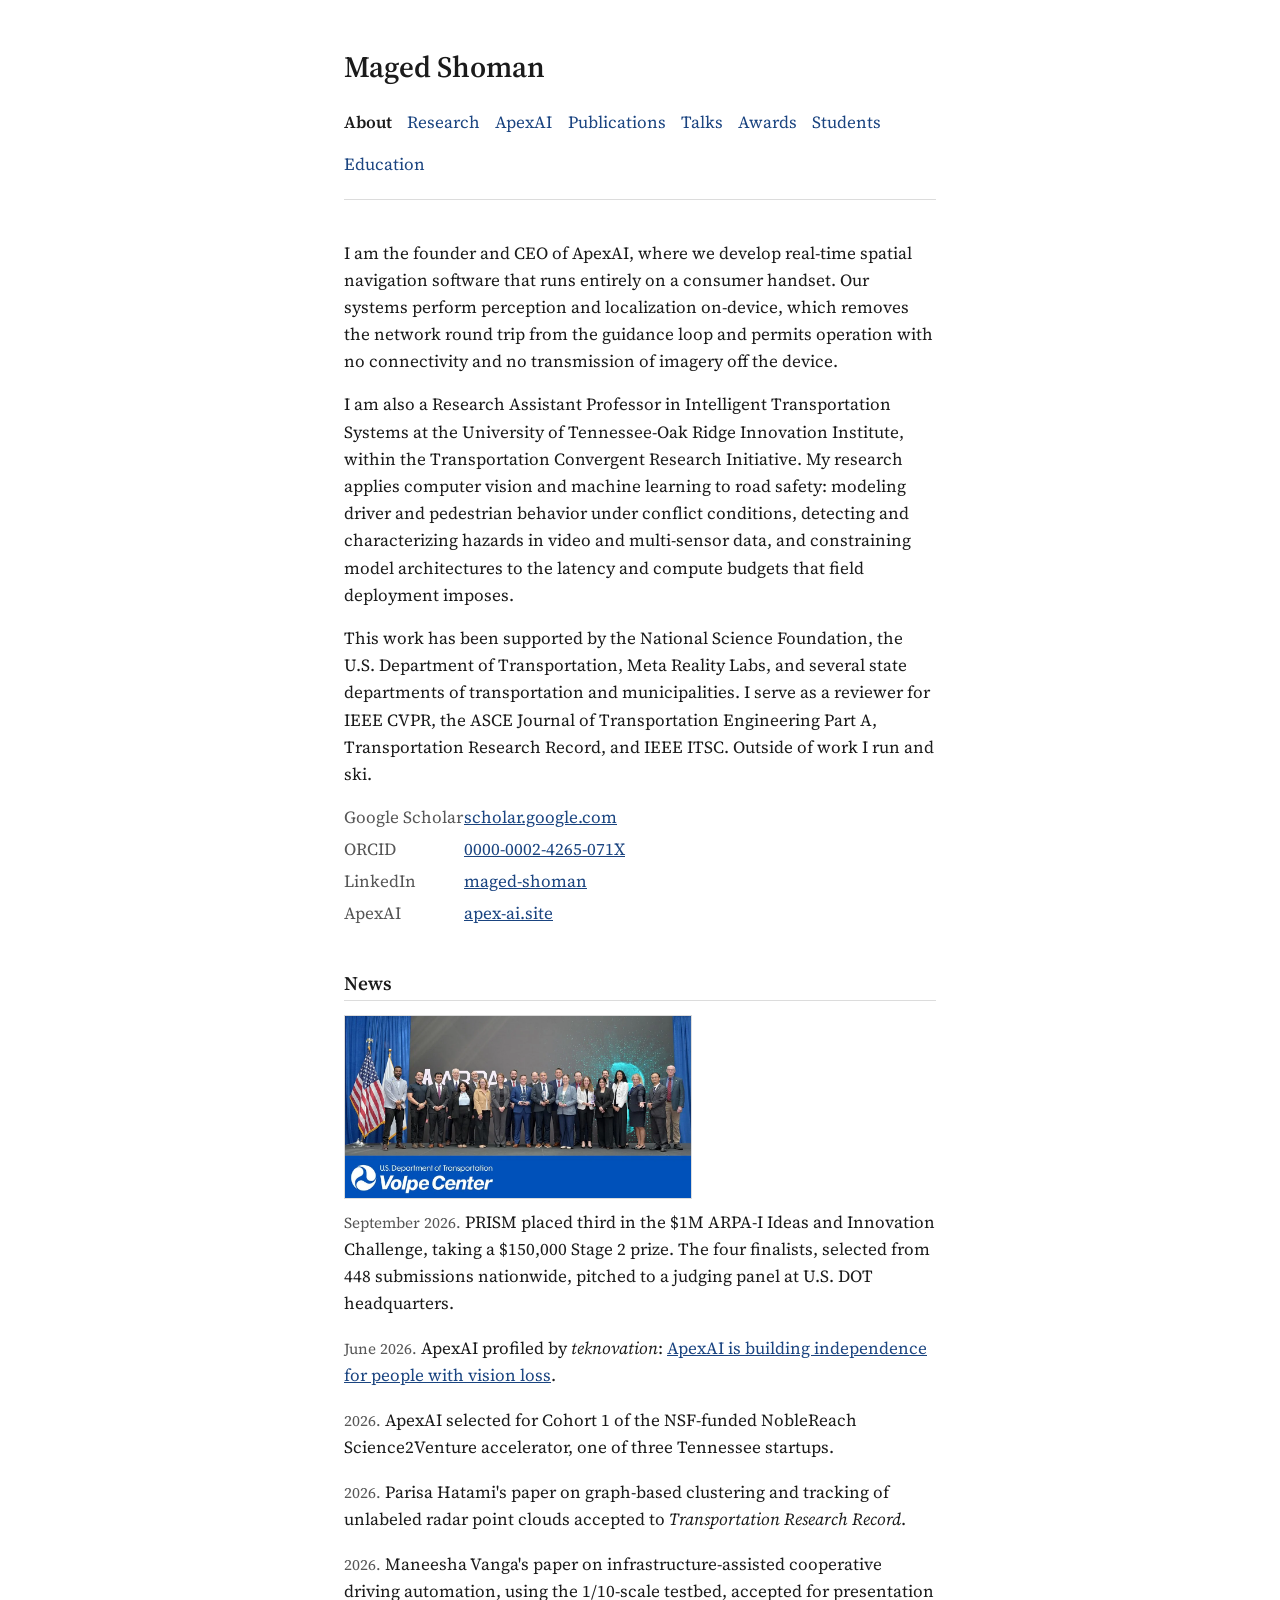
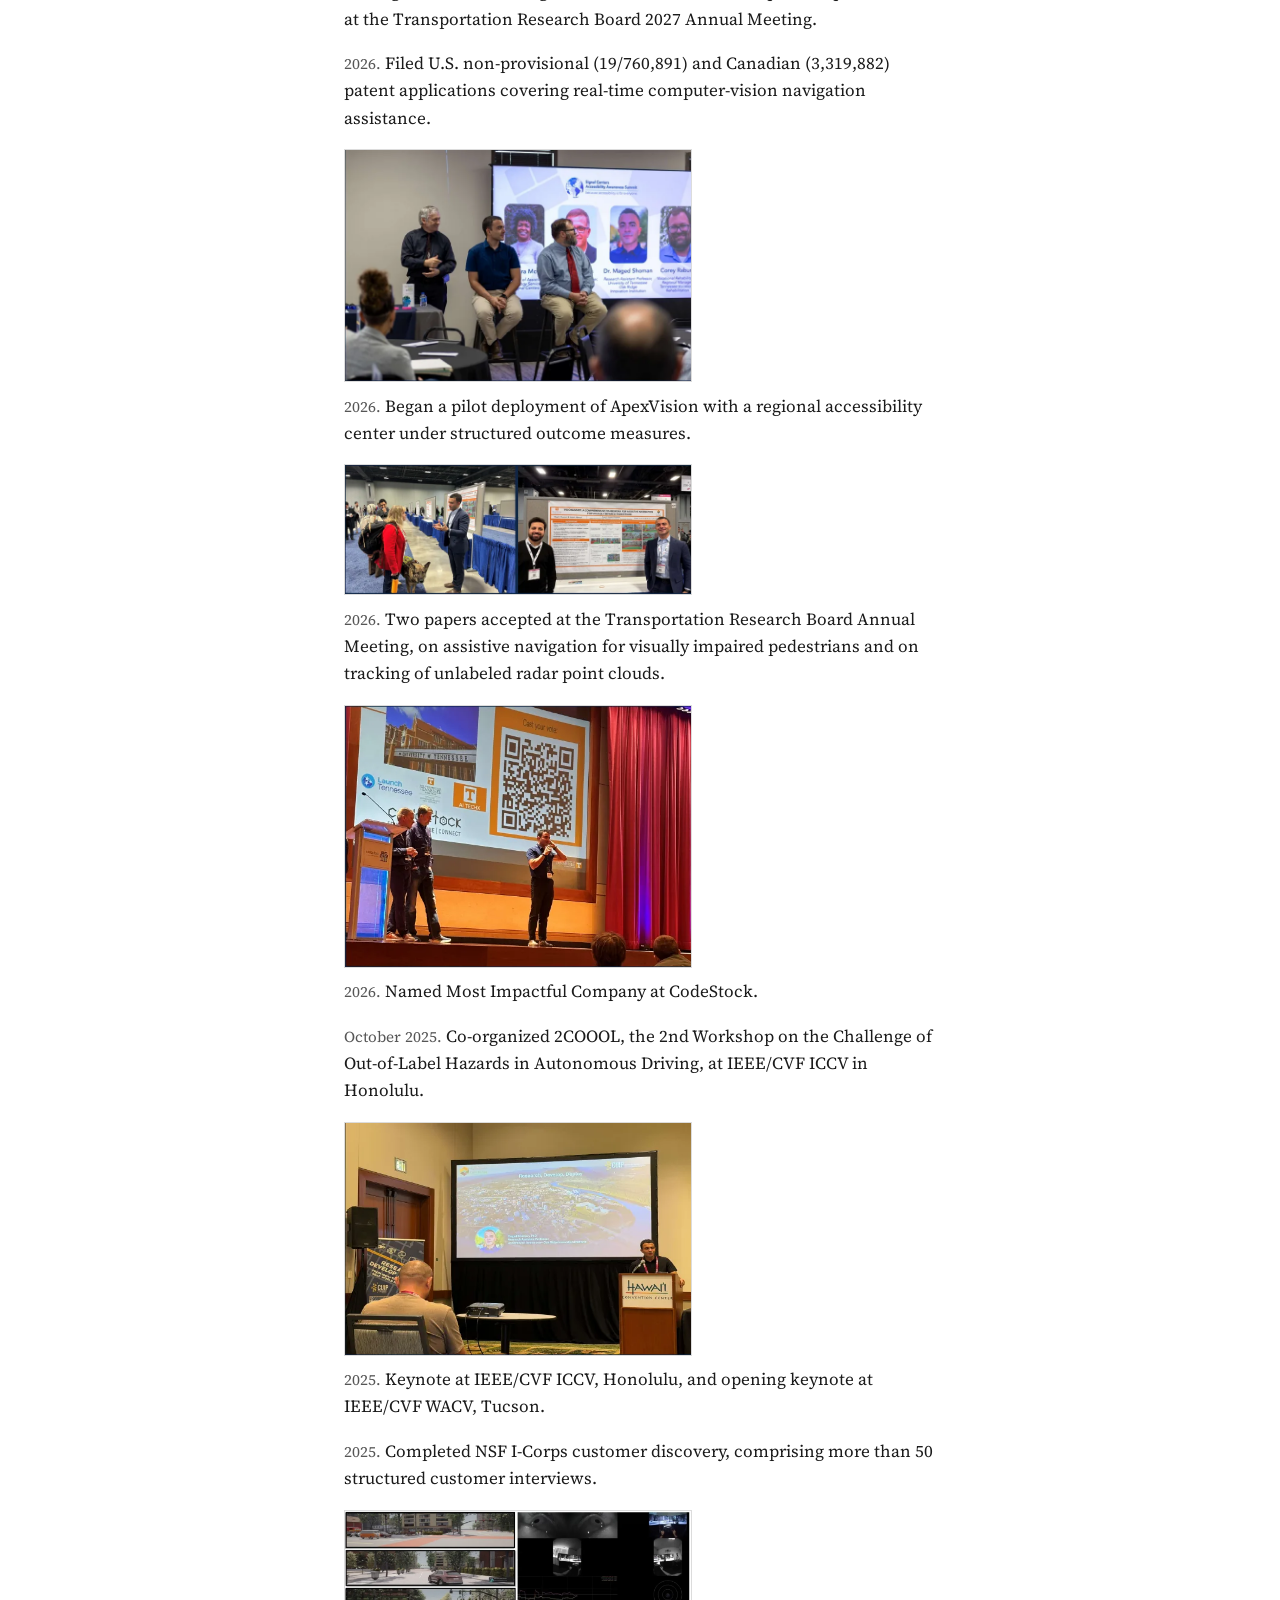
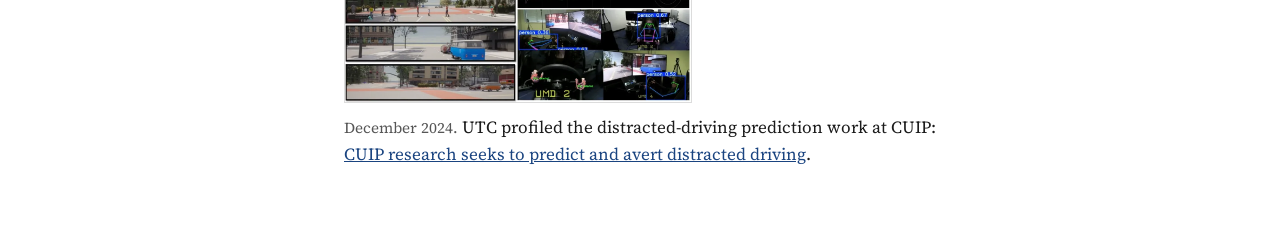
<file: maged/index.html>
<!DOCTYPE html>
<html lang="en">
<head>
<meta charset="utf-8">
<meta name="viewport" content="width=device-width, initial-scale=1">
<title>Maged Shoman</title>
<meta name="description" content="Maged Shoman, Ph.D., founder and CEO of ApexAI and Research Assistant Professor in Intelligent Transportation Systems at the University of Tennessee-Oak Ridge Innovation Institute.">
<meta name="author" content="Maged Shoman">
<meta property="og:type" content="profile">
<meta property="og:title" content="Maged Shoman">
<meta property="og:url" content="https://apex-ai.site/maged/">
<link rel="canonical" href="https://apex-ai.site/maged/">
<link rel="icon" href="data:image/svg+xml,%3Csvg xmlns='http://www.w3.org/2000/svg' viewBox='0 0 64 64'%3E%3Crect width='64' height='64' rx='14' fill='%230D4EA6'/%3E%3Cpath d='M14 50 L32 12 L50 50 H41 L32 29 L23 50 Z' fill='%23FFFFFF'/%3E%3C/svg%3E">
<link rel="preconnect" href="https://fonts.googleapis.com">
<link rel="preconnect" href="https://fonts.gstatic.com" crossorigin>
<link href="https://fonts.googleapis.com/css2?family=Source+Serif+4:opsz,wght@8..60,400;8..60,600&display=swap" rel="stylesheet">
<link rel="stylesheet" href="style.css">
</head>
<body>

<a class="skip" href="#main">Skip to content</a>

<header>
  <h1><a href="./" class="namelink">Maged Shoman</a></h1>

  <nav aria-label="Primary">
    <ul>
        <li><a href="./" aria-current="page">About</a></li>
        <li><a href="research/">Research</a></li>
        <li><a href="apexai/">ApexAI</a></li>
        <li><a href="publications/">Publications</a></li>
        <li><a href="talks/">Talks</a></li>
        <li><a href="awards/">Awards</a></li>
        <li><a href="students/">Students</a></li>
        <li><a href="education/">Education</a></li>
    </ul>
  </nav>
</header>

<main id="main">

<section id="about">
  <p>
    I am the founder and CEO of ApexAI, where we develop real-time spatial navigation software that
    runs entirely on a consumer handset. Our systems perform perception and localization on-device,
    which removes the network round trip from the guidance loop and permits operation with no
    connectivity and no transmission of imagery off the device.
  </p>
  <p>
    I am also a Research Assistant Professor in Intelligent Transportation Systems at the University
    of Tennessee-Oak Ridge Innovation Institute, within the Transportation Convergent Research
    Initiative. My research applies computer vision and machine learning to road safety: modeling
    driver and pedestrian behavior under conflict conditions, detecting and characterizing hazards
    in video and multi-sensor data, and constraining model architectures to the latency and compute
    budgets that field deployment imposes.
  </p>
  <p>
    This work has been supported by the National Science Foundation, the U.S. Department of
    Transportation, Meta Reality Labs, and several state departments of transportation and
    municipalities. I serve as a reviewer for IEEE CVPR, the ASCE Journal of Transportation
    Engineering Part A, Transportation Research Record, and IEEE ITSC. Outside of work I run and
    ski.
  </p>

  <ul class="links">
    <li><span class="label">Google Scholar</span><a href="https://scholar.google.com/citations?user=5BEc5RcAAAAJ&amp;hl=en">scholar.google.com</a></li>
    <li><span class="label">ORCID</span><a href="https://orcid.org/0000-0002-4265-071X">0000-0002-4265-071X</a></li>
    <li><span class="label">LinkedIn</span><a href="https://www.linkedin.com/in/maged-shoman-Ph.D.-2ab012100">maged-shoman</a></li>
    <li><span class="label">ApexAI</span><a href="https://apex-ai.site/">apex-ai.site</a></li>
    <!-- Add when a CV PDF is hosted:
    <li><span class="label">CV</span><a href="cv.pdf">PDF</a></li> -->
  </ul>
</section>
<section id="news">
  <h2>News</h2>
  <ul class="entries">
    <li class="news-item">
      <img class="news-thumb" src="../assets/event-arpai-awards.webp" loading="lazy" alt="The ARPA-I Ideas and Innovation Challenge awards at U.S. DOT headquarters.">
      <div>
        <span class="meta">September 2026.</span>
        PRISM placed third in the $1M ARPA-I Ideas and Innovation Challenge, taking a $150,000
      Stage 2 prize. The four finalists, selected from 448 submissions nationwide, pitched to a
      judging panel at U.S. DOT headquarters.
      </div>
    </li>
    <li class="news-item no-thumb">
      <span class="meta">June 2026.</span>
      ApexAI profiled by <i>teknovation</i>:
      <a href="https://www.teknovation.biz/apexai-is-building-independence-for-people-with-vision-loss-maged-shoman/">ApexAI
      is building independence for people with vision loss</a>.
    </li>
    <li class="news-item no-thumb">
      <span class="meta">2026.</span>
      ApexAI selected for Cohort 1 of the NSF-funded NobleReach Science2Venture accelerator, one of
      three Tennessee startups.
    </li>
    <li class="news-item no-thumb">
      <span class="meta">2026.</span>
      Parisa Hatami's paper on graph-based clustering and tracking of unlabeled radar point clouds
      accepted to <i>Transportation Research Record</i>.
    </li>
    <li class="news-item no-thumb">
      <span class="meta">2026.</span>
      Maneesha Vanga's paper on infrastructure-assisted cooperative driving automation, using the
      1/10-scale testbed, accepted for presentation at the Transportation Research Board 2027
      Annual Meeting.
    </li>
    <li class="news-item no-thumb">
      <span class="meta">2026.</span>
      Filed U.S. non-provisional (19/760,891) and Canadian (3,319,882) patent applications covering
      real-time computer-vision navigation assistance.
    </li>
    <li class="news-item">
      <img class="news-thumb" src="../assets/event-summit.webp" loading="lazy" alt="Panel at the Signal Centers Accessibility Awareness Summit.">
      <div>
        <span class="meta">2026.</span>
        Began a pilot deployment of ApexVision with a regional accessibility center under structured
      outcome measures.
      </div>
    </li>
    <li class="news-item">
      <img class="news-thumb" src="../assets/event-trb.webp" loading="lazy" alt="Presenting the VisionAssist poster at the Transportation Research Board Annual Meeting.">
      <div>
        <span class="meta">2026.</span>
        Two papers accepted at the Transportation Research Board Annual Meeting, on assistive
      navigation for visually impaired pedestrians and on tracking of unlabeled radar point clouds.
      </div>
    </li>
    <li class="news-item">
      <img class="news-thumb" src="../assets/event-codestock.webp" loading="lazy" alt="On stage at CodeStock.">
      <div>
        <span class="meta">2026.</span>
        Named Most Impactful Company at CodeStock.
      </div>
    </li>
    <li class="news-item no-thumb">
      <span class="meta">October 2025.</span>
      Co-organized 2COOOL, the 2nd Workshop on the Challenge of Out-of-Label Hazards in Autonomous
      Driving, at IEEE/CVF ICCV in Honolulu.
    </li>
    <li class="news-item">
      <img class="news-thumb" src="../assets/event-iccv.webp" loading="lazy" alt="Delivering the keynote at IEEE/CVF ICCV.">
      <div>
        <span class="meta">2025.</span>
        Keynote at IEEE/CVF ICCV, Honolulu, and opening keynote at IEEE/CVF WACV, Tucson.
      </div>
    </li>
    <li class="news-item no-thumb">
      <span class="meta">2025.</span>
      Completed NSF I-Corps customer discovery, comprising more than 50 structured customer
      interviews.
    </li>
    <li class="news-item">
      <img class="news-thumb" src="../assets/research-distraction.webp" loading="lazy" alt="Simulator scenarios and cockpit sensing used in the distraction study.">
      <div>
        <span class="meta">December 2024.</span>
        UTC profiled the distracted-driving prediction work at CUIP:
      <a href="https://blog.utc.edu/news/2024/12/cuip-research-seeks-to-predict-and-avert-distracted-driving/">CUIP
      research seeks to predict and avert distracted driving</a>.
      </div>
    </li>
  </ul>
</section>

</main>

</body>
</html>
</file>
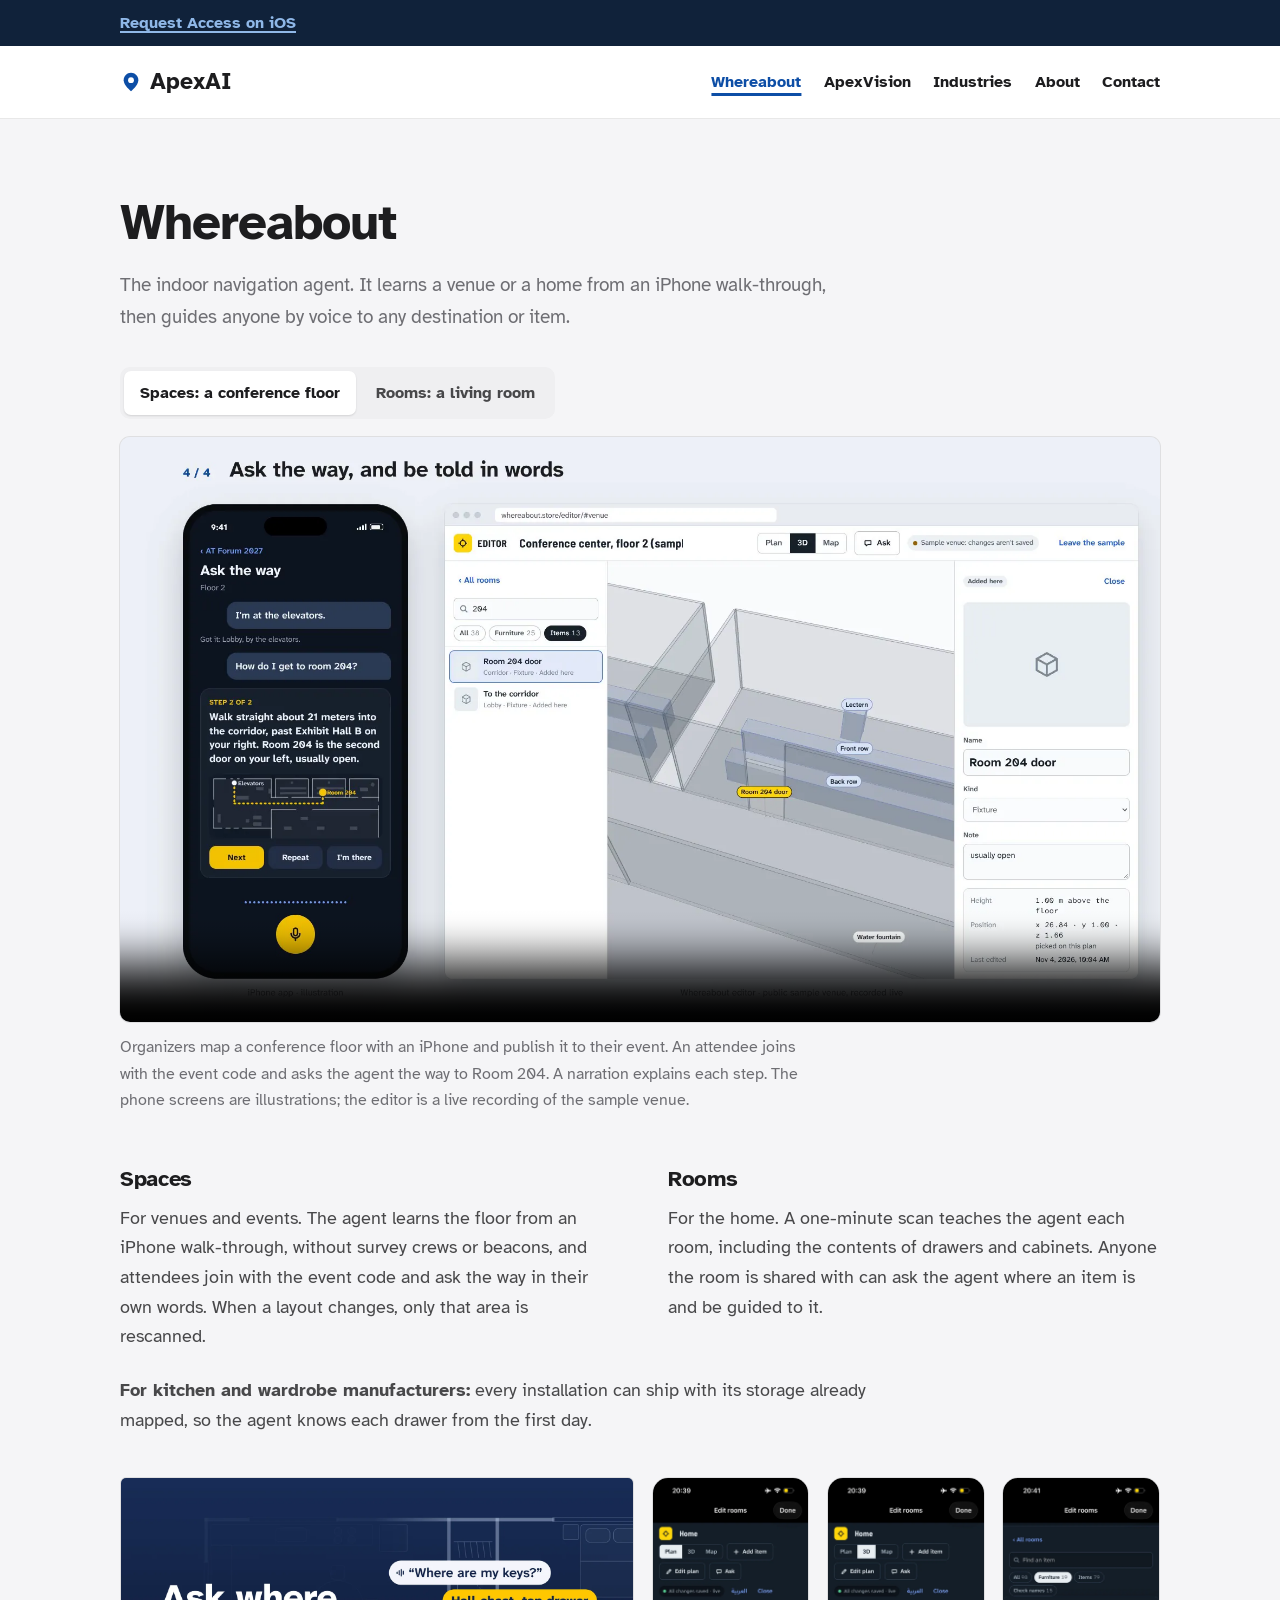
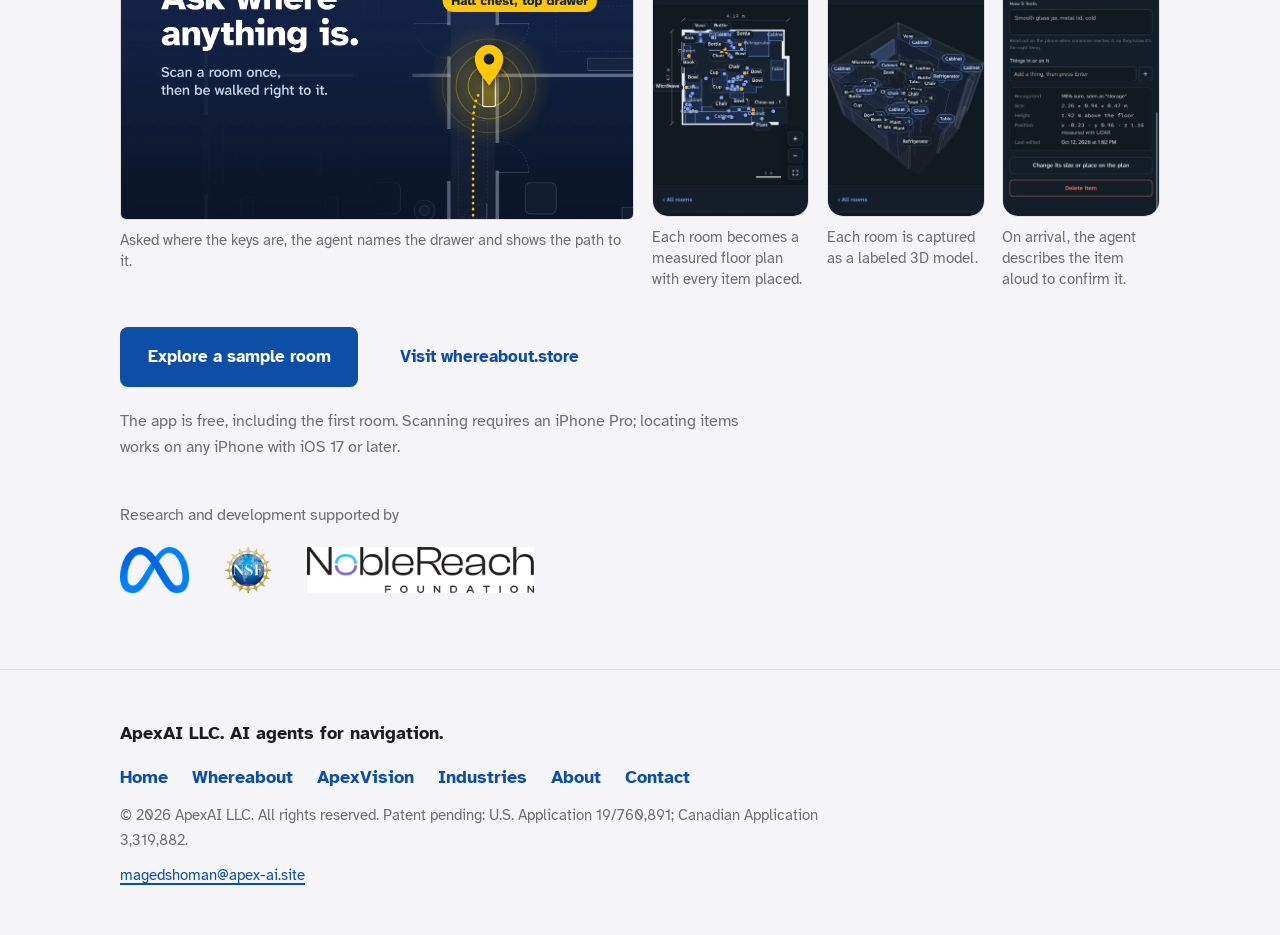
<file: whereabout/index.html>
<!DOCTYPE html>
<html lang="en">
<head>
<meta charset="UTF-8">
<meta name="viewport" content="width=device-width, initial-scale=1">
<title>Whereabout - ApexAI</title>
<meta name="description" content="Whereabout is ApexAI's indoor navigation agent. It learns a venue or a home from an iPhone walk-through and guides people by voice to any destination or item: Spaces for venues and events, Rooms for the home.">
<meta property="og:title" content="Whereabout - ApexAI">
<meta property="og:description" content="Whereabout is ApexAI's indoor navigation agent. It learns a venue or a home from an iPhone walk-through and guides people by voice to any destination or item: Spaces for venues and events, Rooms for the home.">
<meta property="og:type" content="website">
<meta property="og:url" content="https://apex-ai.site/whereabout/">
<link rel="canonical" href="https://apex-ai.site/whereabout/">
<meta name="theme-color" content="#FFFFFF" media="(prefers-color-scheme: light)">
<meta name="theme-color" content="#0A1322" media="(prefers-color-scheme: dark)">
<link rel="icon" href="data:image/svg+xml,%3Csvg xmlns='http://www.w3.org/2000/svg' viewBox='0 0 64 64'%3E%3Crect width='64' height='64' rx='14' fill='%230D4EA6'/%3E%3Cpath d='M14 50 L32 12 L50 50 H41 L32 29 L23 50 Z' fill='%23FFFFFF'/%3E%3C/svg%3E">
<link rel="preconnect" href="https://fonts.googleapis.com">
<link rel="preconnect" href="https://fonts.gstatic.com" crossorigin>
<link href="https://fonts.googleapis.com/css2?family=Atkinson+Hyperlegible:ital,wght@0,400;0,700;1,400&display=swap" rel="stylesheet">
<link rel="stylesheet" href="../assets/site.css">
</head>
<body data-page="whereabout">

<a class="skip-link" href="#main">Skip to main content</a>

<div class="beta-bar">
  <div class="wrap">
    <a href="../contact/?topic=beta">Request Access on iOS</a>
  </div>
</div>

<header class="site">
  <div class="wrap">
    <a class="wordmark" href="../">
      <svg viewBox="0 0 24 24" fill="none" aria-hidden="true"><path d="M12 2 C7.6 2 4 5.6 4 10 c0 5.6 8 12 8 12 s8-6.4 8-12 c0-4.4-3.6-8-8-8 Z" fill="#0D4EA6"/><circle cx="12" cy="10" r="3.2" fill="#FFFFFF"/></svg>
      ApexAI
    </a>
    <nav class="primary" aria-label="Main">
      <ul>
        <li><a href="../whereabout/" aria-current="page">Whereabout</a></li>
        <li><a href="../apexvision/">ApexVision</a></li>
        <li><a href="../industries/">Industries</a></li>
        <li><a href="../about/">About</a></li>
        <li><a href="../contact/">Contact</a></li>
      </ul>
    </nav>
  </div>
</header>

<main id="main">

  <section id="whereabouts" class="whereabouts band-panel">
    <div class="wrap">
      <h1 class="page-title">Whereabout</h1>
      <p class="section-intro">
        The indoor navigation agent. It learns a venue or a home from an iPhone walk-through, then guides anyone by voice to any destination or item.
      </p>
      <div class="wb-demo" id="whereabout-demos">
        <div class="seg" role="group" aria-label="Choose a demonstration" hidden>
            <button type="button" aria-pressed="true" aria-controls="demo-spaces" data-demo="demo-spaces">Spaces<span class="seg-sub">: a conference floor</span></button>
            <button type="button" aria-pressed="false" aria-controls="demo-rooms" data-demo="demo-rooms">Rooms<span class="seg-sub">: a living room</span></button>
          </div>
        <figure class="demo" id="demo-spaces">
          <video controls playsinline preload="metadata" width="1920" height="1080"
                 poster="../assets/whereabout-spaces-demo.webp" aria-describedby="cap-spaces"
                 aria-label="Spaces demonstration: mapping a conference floor and asking the way to Room 204">
            <source src="../assets/whereabout-spaces-demo.mp4" type="video/mp4">
            <track kind="captions" src="../assets/whereabout-spaces-demo.vtt" srclang="en" label="English">
            <a href="../assets/whereabout-spaces-demo.mp4">Download the Spaces demonstration (MP4, 48 seconds)</a>
          </video>
          <figcaption id="cap-spaces">Organizers map a conference floor with an iPhone and publish it to their event. An attendee joins with the event code and asks the agent the way to Room 204. A narration explains each step. The phone screens are illustrations; the editor is a live recording of the sample venue.</figcaption>
        </figure>
        <figure class="demo" id="demo-rooms">
          <video controls playsinline preload="metadata" width="1920" height="1080"
                 poster="../assets/whereabout-rooms-demo.webp" aria-describedby="cap-rooms"
                 aria-label="Rooms demonstration: scanning a living room and finding the TV remote">
            <source src="../assets/whereabout-rooms-demo.mp4" type="video/mp4">
            <track kind="captions" src="../assets/whereabout-rooms-demo.vtt" srclang="en" label="English">
            <a href="../assets/whereabout-rooms-demo.mp4">Download the Rooms demonstration (MP4, 47 seconds)</a>
          </video>
          <figcaption id="cap-rooms">A living room is scanned once, and every item is measured and named, including the
            contents of a drawer. Asked where the TV remote is, the agent answers and gives directions to it. A narration explains
            each step. The phone screens are illustrations; the editor is a live recording of the public sample room.</figcaption>
        </figure>
      </div>
      <div class="wb-cols">
        <div class="wb-item">
          <h3>Spaces</h3>
          <p>For venues and events. The agent learns the floor from an iPhone walk-through, without survey
          crews or beacons, and attendees join with the event code and ask the way in their own words. When a
          layout changes, only that area is rescanned.</p>
        </div>
        <div class="wb-item">
          <h3>Rooms</h3>
          <p>For the home. A one-minute scan teaches the agent each room, including the contents of
          drawers and cabinets. Anyone the room is shared with can ask the agent where an item is and be
          guided to it.</p>
        </div>
      </div>
      <p class="body">
        <strong>For kitchen and wardrobe manufacturers:</strong> every installation can ship with its
        storage already mapped, so the agent knows each drawer from the first day.
      </p>
      <div class="wb-gallery-row">
        <figure class="g-wide">
          <img src="../assets/whereabout-hero.webp" width="1600" height="1067"
             alt="Ask where anything is. Scan a room once, then be walked right to it. A voice query, 'Where are my keys?', is answered 'Hall chest, top drawer', shown as a pin on a home floor plan with a dotted path leading to it.">
          <figcaption>Asked where the keys are, the agent names the drawer and shows the path to it.</figcaption>
        </figure>
        <figure>
          <img src="../assets/whereabouts-plan.webp" width="640" height="1391"
             alt="The Whereabout app showing a scanned kitchen as a measured floor plan, with the position of each recognized item marked.">
          <figcaption>Each room becomes a measured floor plan with every item placed.</figcaption>
        </figure>
        <figure>
          <img src="../assets/whereabouts-3d.webp" width="640" height="1391"
               alt="The Whereabout editor showing a scanned kitchen as a 3D model, with labels on the cabinets, refrigerator, table, chairs, and smaller items.">
          <figcaption>Each room is captured as a labeled 3D model.</figcaption>
        </figure>
        <figure>
          <img src="../assets/whereabouts-item.webp" width="640" height="1391"
               alt="An item sheet in Whereabout: a 'How it feels' note reading 'Smooth glass jar, metal lid, cold', spoken aloud when someone reaches the item, with its size, height, and position measured with LiDAR.">
          <figcaption>On arrival, the agent describes the item aloud to confirm it.</figcaption>
        </figure>
      </div>
      <div class="cta-row">
        <a class="btn btn-blue" href="https://whereabout.store/editor/#sample">Explore a sample room</a>
        <a class="btn btn-tint" href="https://whereabout.store">Visit whereabout.store</a>
      </div>
      <p class="fineprint">
        The app is free, including the first room. Scanning requires an iPhone&nbsp;Pro;
        locating items works on any iPhone with iOS&nbsp;17 or later.
      </p>
      <div class="supporters">
        <h3>Research and development supported by</h3>
        <ul class="logo-row">
        <li><img src="../assets/logo-meta.webp" width="181" height="120" loading="lazy" alt="Meta Reality Labs"></li>
        <li><img src="../assets/logo-nsf.webp" width="120" height="120" loading="lazy" alt="U.S. National Science Foundation - I-Corps"></li>
        <li><img src="../assets/logo-noblereach.webp" width="590" height="120" loading="lazy" alt="NobleReach Foundation"></li>
        </ul>
      </div>
    </div>
  </section>

</main>

<footer class="site">
  <div class="wrap">
    <p>ApexAI LLC. AI agents for navigation.</p>
    <nav class="footer-nav" aria-label="Footer">
      <ul>
        <li><a href="../">Home</a></li>
        <li><a href="../whereabout/">Whereabout</a></li>
        <li><a href="../apexvision/">ApexVision</a></li>
        <li><a href="../industries/">Industries</a></li>
        <li><a href="../about/">About</a></li>
        <li><a href="../contact/">Contact</a></li>
      </ul>
    </nav>
    <p>&copy; 2026 ApexAI LLC. All rights reserved. Patent pending: U.S. Application 19/760,891; Canadian Application 3,319,882.</p>
    <p><a href="mailto:magedshoman@apex-ai.site">magedshoman@apex-ai.site</a></p>
  </div>
</footer>

<script src="../assets/site.js" defer></script>
</body>
</html>
</file>
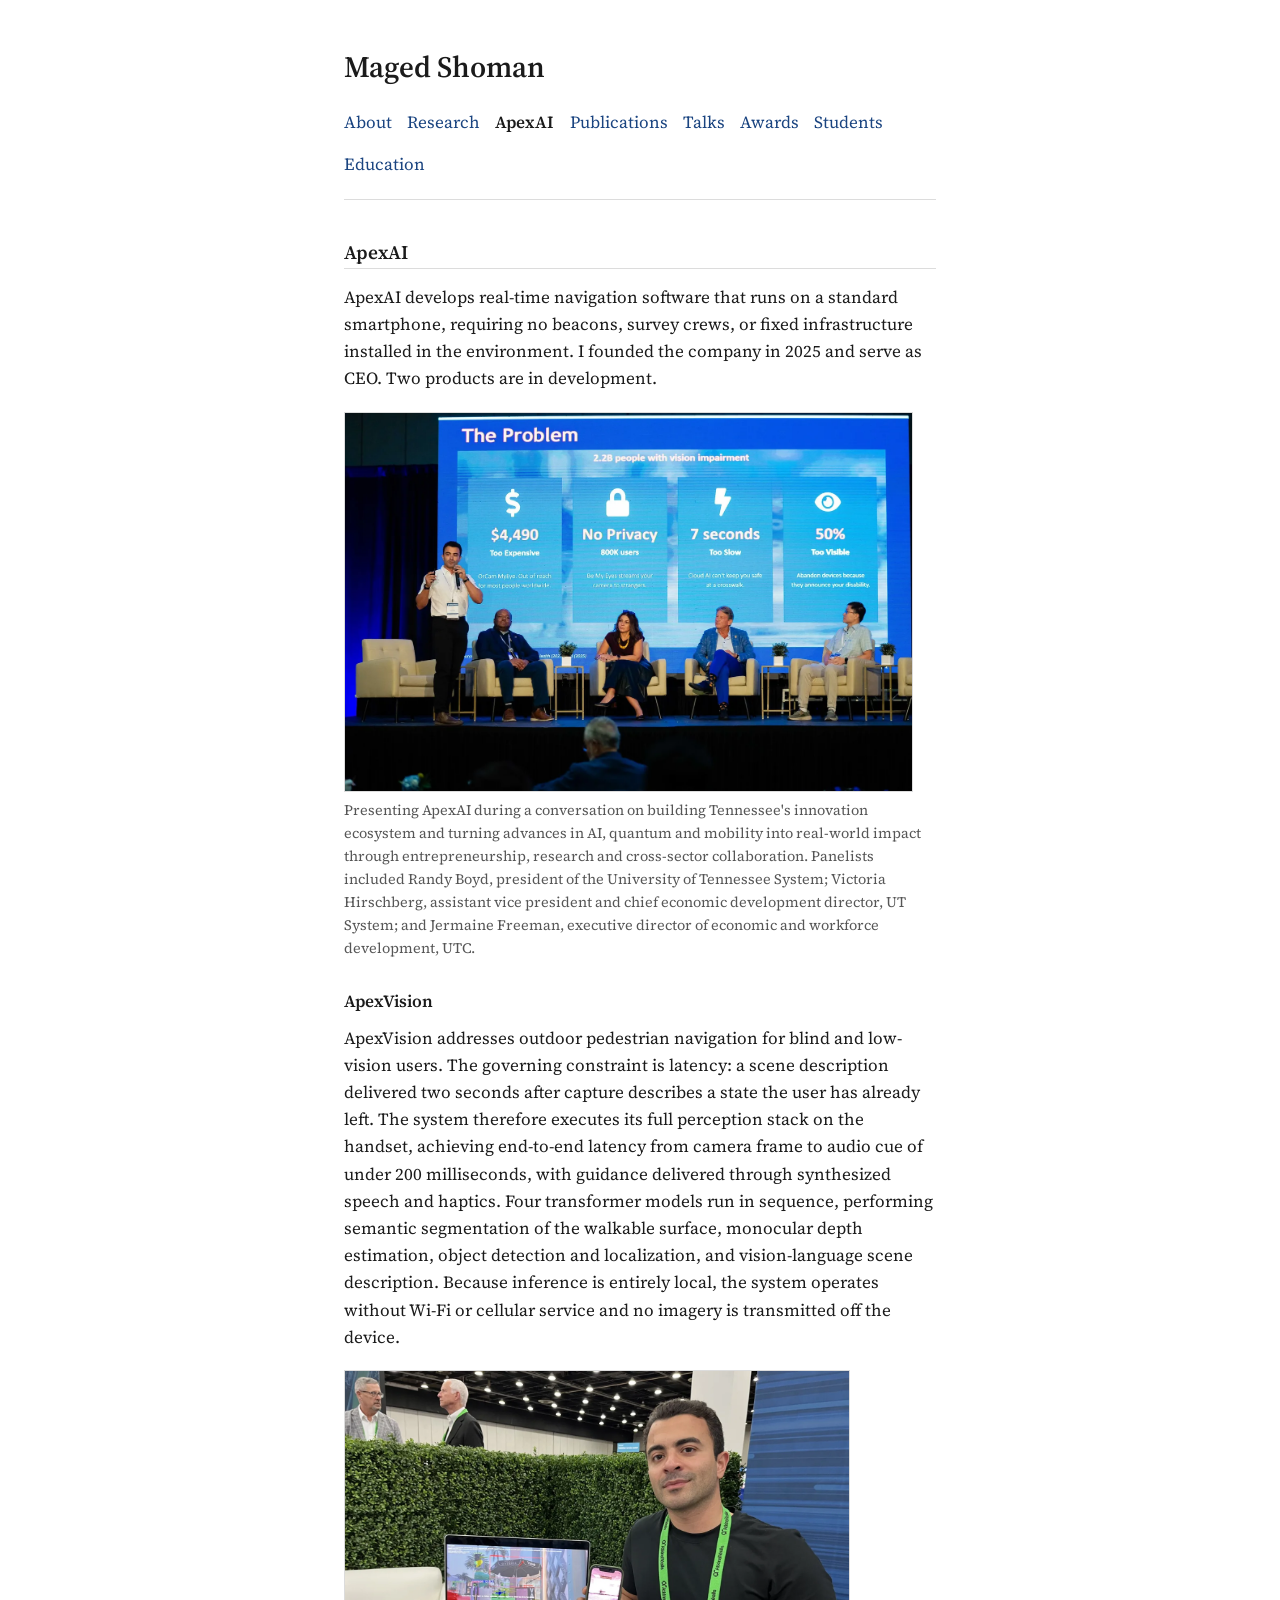
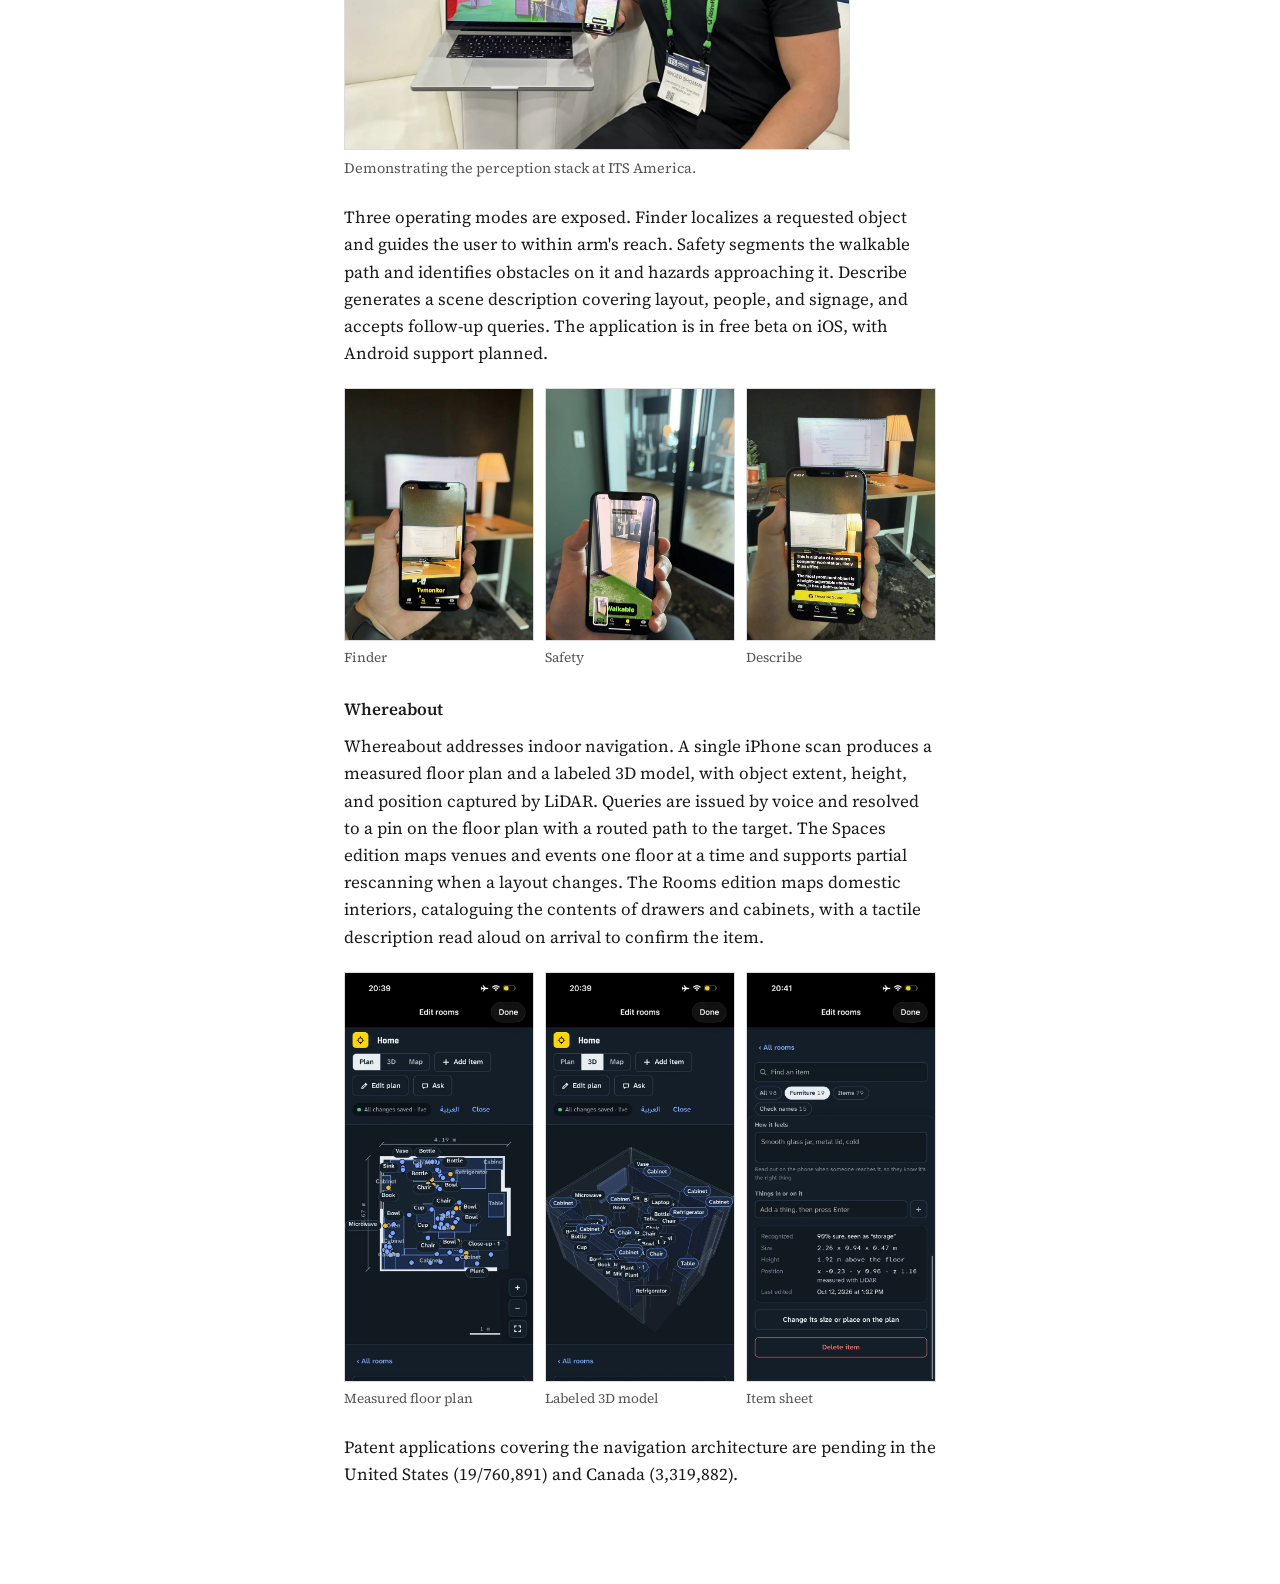
<file: maged/apexai/index.html>
<!DOCTYPE html>
<html lang="en">
<head>
<meta charset="utf-8">
<meta name="viewport" content="width=device-width, initial-scale=1">
<title>Maged Shoman · ApexAI</title>
<meta name="description" content="Maged Shoman, Ph.D., founder and CEO of ApexAI and Research Assistant Professor in Intelligent Transportation Systems at the University of Tennessee-Oak Ridge Innovation Institute.">
<meta name="author" content="Maged Shoman">
<meta property="og:type" content="profile">
<meta property="og:title" content="Maged Shoman · ApexAI">
<meta property="og:url" content="https://apex-ai.site/maged/apexai/">
<link rel="canonical" href="https://apex-ai.site/maged/apexai/">
<link rel="icon" href="data:image/svg+xml,%3Csvg xmlns='http://www.w3.org/2000/svg' viewBox='0 0 64 64'%3E%3Crect width='64' height='64' rx='14' fill='%230D4EA6'/%3E%3Cpath d='M14 50 L32 12 L50 50 H41 L32 29 L23 50 Z' fill='%23FFFFFF'/%3E%3C/svg%3E">
<link rel="preconnect" href="https://fonts.googleapis.com">
<link rel="preconnect" href="https://fonts.gstatic.com" crossorigin>
<link href="https://fonts.googleapis.com/css2?family=Source+Serif+4:opsz,wght@8..60,400;8..60,600&display=swap" rel="stylesheet">
<link rel="stylesheet" href="../style.css">
</head>
<body>

<a class="skip" href="#main">Skip to content</a>

<header>
  <h1><a href="../" class="namelink">Maged Shoman</a></h1>

  <nav aria-label="Primary">
    <ul>
        <li><a href="../">About</a></li>
        <li><a href="../research/">Research</a></li>
        <li><a href="../apexai/" aria-current="page">ApexAI</a></li>
        <li><a href="../publications/">Publications</a></li>
        <li><a href="../talks/">Talks</a></li>
        <li><a href="../awards/">Awards</a></li>
        <li><a href="../students/">Students</a></li>
        <li><a href="../education/">Education</a></li>
    </ul>
  </nav>
</header>

<main id="main">

<section id="apexai">
  <h2>ApexAI</h2>
  <p>
    ApexAI develops real-time navigation software that runs on a standard smartphone, requiring no
    beacons, survey crews, or fixed infrastructure installed in the environment. I founded the
    company in 2025 and serve as CEO. Two products are in development.
  </p>

  <figure>
    <img src="../../assets/event-apexai-pitch.webp" width="1400" height="933" loading="lazy"
         alt="Maged Shoman presenting ApexAI on stage to a seated panel, beside a slide headed The Problem setting out the cost, privacy, latency and stigma barriers in existing assistive vision tools.">
    <figcaption>
      Presenting ApexAI during a conversation on building Tennessee's innovation ecosystem and
      turning advances in AI, quantum and mobility into real-world impact through entrepreneurship,
      research and cross-sector collaboration. Panelists included Randy Boyd, president of the
      University of Tennessee System; Victoria Hirschberg, assistant vice president and chief
      economic development director, UT System; and Jermaine Freeman, executive director of
      economic and workforce development, UTC.
    </figcaption>
  </figure>

  <h3 class="pubgroup">ApexVision</h3>
  <p>
    ApexVision addresses outdoor pedestrian navigation for blind and low-vision users. The governing
    constraint is latency: a scene description delivered two seconds after capture describes a state
    the user has already left. The system therefore executes its full perception stack on the
    handset, achieving end-to-end latency from camera frame to audio cue of under 200 milliseconds,
    with guidance delivered through synthesized speech and haptics. Four transformer models run in
    sequence, performing semantic segmentation of the walkable surface, monocular depth estimation,
    object detection and localization, and vision-language scene description. Because inference is
    entirely local, the system operates without Wi-Fi or cellular service and no imagery is
    transmitted off the device.
  </p>

  <figure>
    <img src="../../assets/event-its-america-demo.webp" width="1400" height="1050" loading="lazy"
         alt="Maged Shoman demonstrating ApexVision at ITS America. A laptop shows the perception output on a street scene, with the walkable surface shaded, objects outlined and a person detected with a confidence score, while the application runs alongside on a phone.">
    <figcaption>Demonstrating the perception stack at ITS America.</figcaption>
  </figure>
  <p>
    Three operating modes are exposed. Finder localizes a requested object and guides the user to
    within arm's reach. Safety segments the walkable path and identifies obstacles on it and hazards
    approaching it. Describe generates a scene description covering layout, people, and signage, and
    accepts follow-up queries. The application is in free beta on iOS, with Android support planned.
  </p>
  <div class="shots">
    <figure>
      <img src="../../assets/apexvision-finder.webp" width="750" height="1000" loading="lazy"
           alt="ApexVision Finder mode: the app locating a requested object and guiding the user to it.">
      <figcaption>Finder</figcaption>
    </figure>
    <figure>
      <img src="../../assets/apexvision-safety.webp" width="750" height="1000" loading="lazy"
           alt="ApexVision Safety mode: the walkable path segmented, with obstacles and approaching hazards identified.">
      <figcaption>Safety</figcaption>
    </figure>
    <figure>
      <img src="../../assets/apexvision-describe.webp" width="750" height="1000" loading="lazy"
           alt="ApexVision Describe mode: a generated description of the surrounding scene.">
      <figcaption>Describe</figcaption>
    </figure>
  </div>

  <h3 class="pubgroup">Whereabout</h3>
  <p>
    Whereabout addresses indoor navigation. A single iPhone scan produces a measured floor plan and
    a labeled 3D model, with object extent, height, and position captured by LiDAR. Queries are
    issued by voice and resolved to a pin on the floor plan with a routed path to the target. The
    Spaces edition maps venues and events one floor at a time and supports partial rescanning when a
    layout changes. The Rooms edition maps domestic interiors, cataloguing the contents of drawers
    and cabinets, with a tactile description read aloud on arrival to confirm the item.
  </p>
  <div class="shots">
    <figure>
      <img src="../../assets/whereabouts-plan.webp" width="640" height="1391" loading="lazy"
           alt="Whereabout floor plan view, showing a scanned room with items placed and a routed path to the target.">
      <figcaption>Measured floor plan</figcaption>
    </figure>
    <figure>
      <img src="../../assets/whereabouts-3d.webp" width="640" height="1391" loading="lazy"
           alt="Whereabout 3D editor, showing the labeled model generated from a single iPhone scan.">
      <figcaption>Labeled 3D model</figcaption>
    </figure>
    <figure>
      <img src="../../assets/whereabouts-item.webp" width="640" height="1391" loading="lazy"
           alt="Whereabout item sheet, showing a catalogued object with its measured size, height and tactile description.">
      <figcaption>Item sheet</figcaption>
    </figure>
  </div>

  <p>
    Patent applications covering the navigation architecture are pending in the United States
    (19/760,891) and Canada (3,319,882).
  </p>
</section>

</main>

</body>
</html>
</file>
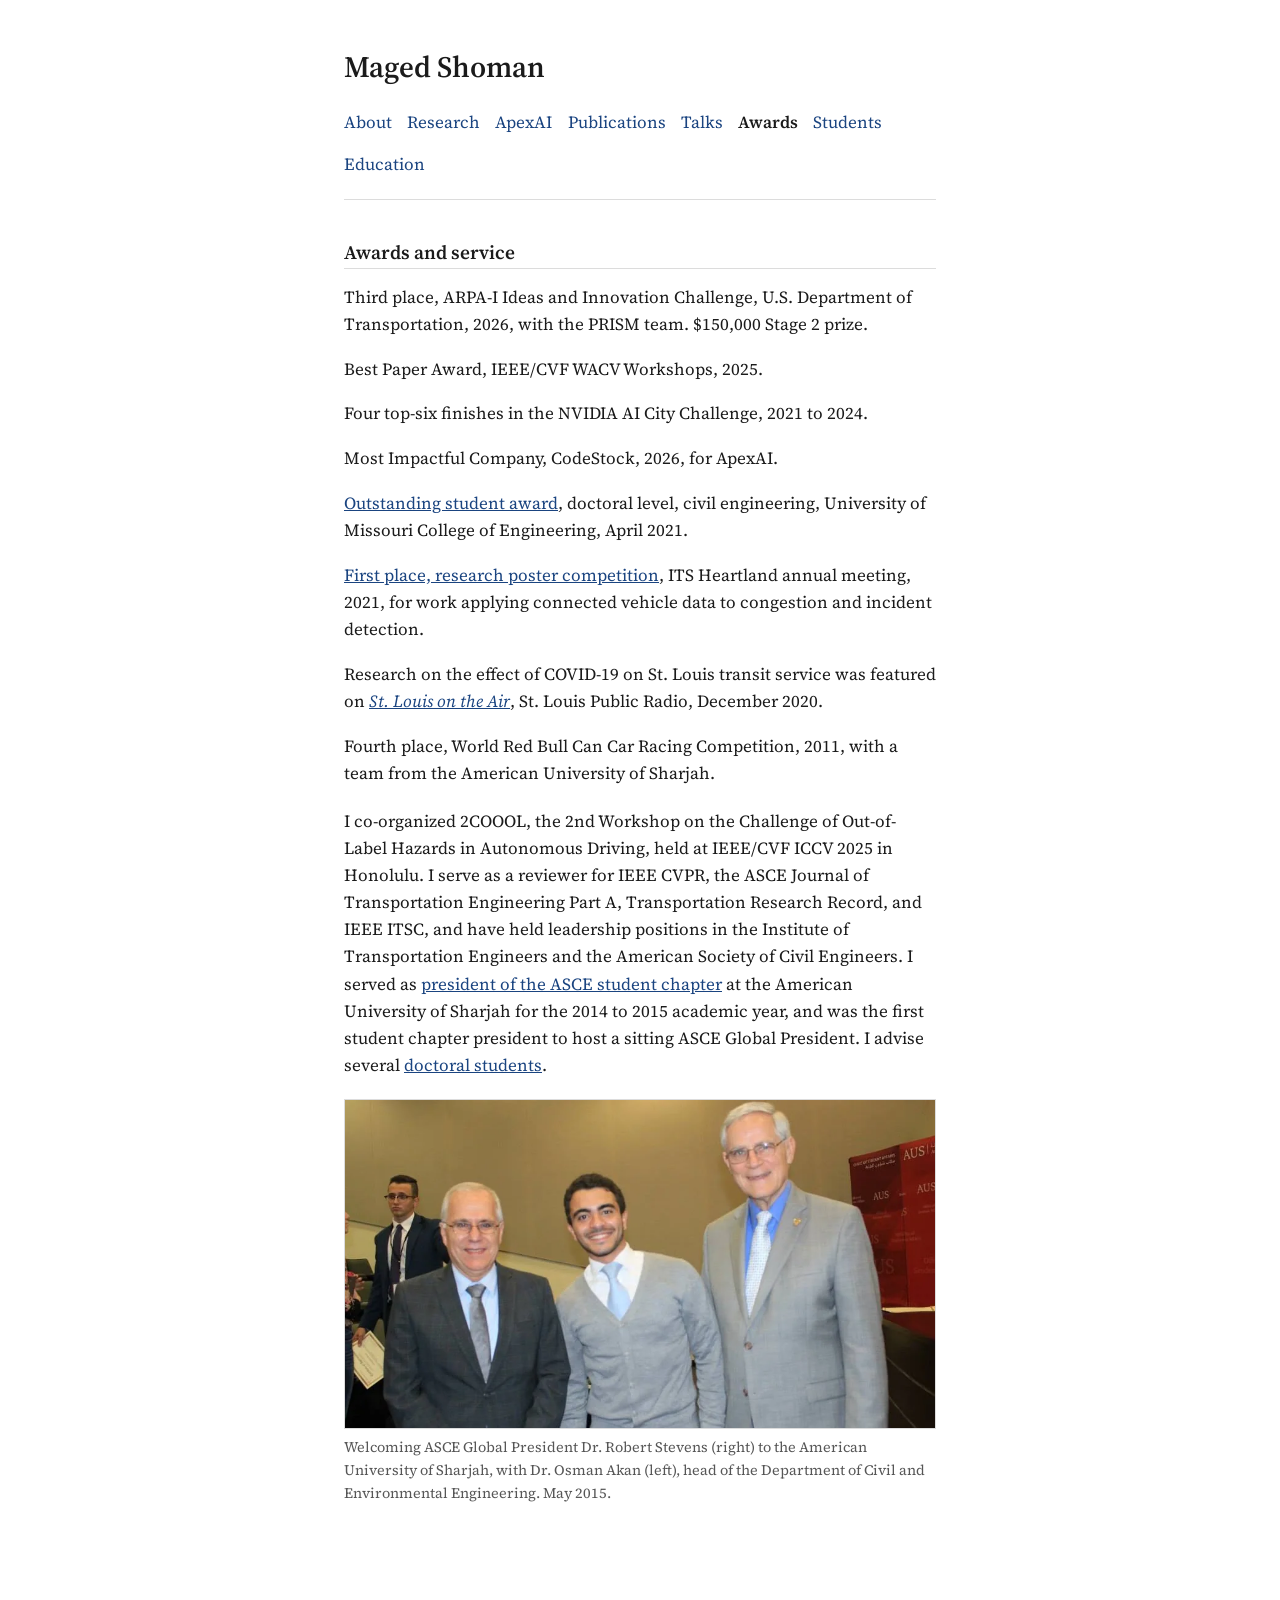
<file: maged/awards/index.html>
<!DOCTYPE html>
<html lang="en">
<head>
<meta charset="utf-8">
<meta name="viewport" content="width=device-width, initial-scale=1">
<title>Maged Shoman · Awards and service</title>
<meta name="description" content="Maged Shoman, Ph.D., founder and CEO of ApexAI and Research Assistant Professor in Intelligent Transportation Systems at the University of Tennessee-Oak Ridge Innovation Institute.">
<meta name="author" content="Maged Shoman">
<meta property="og:type" content="profile">
<meta property="og:title" content="Maged Shoman · Awards and service">
<meta property="og:url" content="https://apex-ai.site/maged/awards/">
<link rel="canonical" href="https://apex-ai.site/maged/awards/">
<link rel="icon" href="data:image/svg+xml,%3Csvg xmlns='http://www.w3.org/2000/svg' viewBox='0 0 64 64'%3E%3Crect width='64' height='64' rx='14' fill='%230D4EA6'/%3E%3Cpath d='M14 50 L32 12 L50 50 H41 L32 29 L23 50 Z' fill='%23FFFFFF'/%3E%3C/svg%3E">
<link rel="preconnect" href="https://fonts.googleapis.com">
<link rel="preconnect" href="https://fonts.gstatic.com" crossorigin>
<link href="https://fonts.googleapis.com/css2?family=Source+Serif+4:opsz,wght@8..60,400;8..60,600&display=swap" rel="stylesheet">
<link rel="stylesheet" href="../style.css">
</head>
<body>

<a class="skip" href="#main">Skip to content</a>

<header>
  <h1><a href="../" class="namelink">Maged Shoman</a></h1>

  <nav aria-label="Primary">
    <ul>
        <li><a href="../">About</a></li>
        <li><a href="../research/">Research</a></li>
        <li><a href="../apexai/">ApexAI</a></li>
        <li><a href="../publications/">Publications</a></li>
        <li><a href="../talks/">Talks</a></li>
        <li><a href="../awards/" aria-current="page">Awards</a></li>
        <li><a href="../students/">Students</a></li>
        <li><a href="../education/">Education</a></li>
    </ul>
  </nav>
</header>

<main id="main">

<section id="awards">
  <h2>Awards and service</h2>

  <ul class="entries">
    <li>
      Third place, ARPA-I Ideas and Innovation Challenge, U.S. Department of Transportation, 2026,
      with the PRISM team. $150,000 Stage 2 prize.
    </li>
    <li>
      Best Paper Award, IEEE/CVF WACV Workshops, 2025.
    </li>
    <li>
      Four top-six finishes in the NVIDIA AI City Challenge, 2021 to 2024.
    </li>
    <li>
      Most Impactful Company, CodeStock, 2026, for ApexAI.
    </li>
    <li>
      <a href="https://showme.missouri.edu/2021/college-of-engineering-recognizes-outstanding-faculty-staff-students/">Outstanding
      student award</a>, doctoral level, civil engineering, University of Missouri College of
      Engineering, April 2021.
    </li>
    <li>
      <a href="https://engineering.missouri.edu/2022/cees-shoman-wins-intelligent-transportation-system-research-competition/">First
      place, research poster competition</a>, ITS Heartland annual meeting, 2021, for work applying
      connected vehicle data to congestion and incident detection.
    </li>
    <li>
      Research on the effect of COVID-19 on St. Louis transit service was featured on
      <a href="https://www.stlpr.org/show/st-louis-on-the-air/2020-12-04/how-covid-19-impacted-st-louis-bus-system"><i>St.
      Louis on the Air</i></a>, St. Louis Public Radio, December 2020.
    </li>
    <li>
      Fourth place, World Red Bull Can Car Racing Competition, 2011, with a team from the American
      University of Sharjah.
    </li>
  </ul>

  <p style="margin-top:1.25rem">
    I co-organized 2COOOL, the 2nd Workshop on the Challenge of Out-of-Label Hazards in Autonomous
    Driving, held at IEEE/CVF ICCV 2025 in Honolulu. I serve as a reviewer for IEEE CVPR, the ASCE
    Journal of Transportation Engineering Part A, Transportation Research Record, and IEEE ITSC,
    and have held leadership positions in the
    Institute of Transportation Engineers and the American Society of Civil Engineers. I served as
    <a href="https://www.youtube.com/watch?v=mQYksiRKEkE">president of the ASCE student chapter</a>
    at the American University of Sharjah for the 2014 to 2015 academic year, and was the first
    student chapter president to host a sitting ASCE Global President. I advise several
    <a href="../students/">doctoral students</a>.
  </p>

  <figure>
    <img src="../../assets/event-asce-stevens.webp" width="960" height="533" loading="lazy"
         alt="Maged Shoman standing between two men at the American University of Sharjah, in front of an Office of Student Affairs backdrop.">
    <figcaption>
      Welcoming ASCE Global President Dr. Robert Stevens (right) to the American University of
      Sharjah, with Dr. Osman Akan (left), head of the Department of Civil and Environmental
      Engineering. May 2015.
    </figcaption>
  </figure>
</section>

</main>

</body>
</html>
</file>
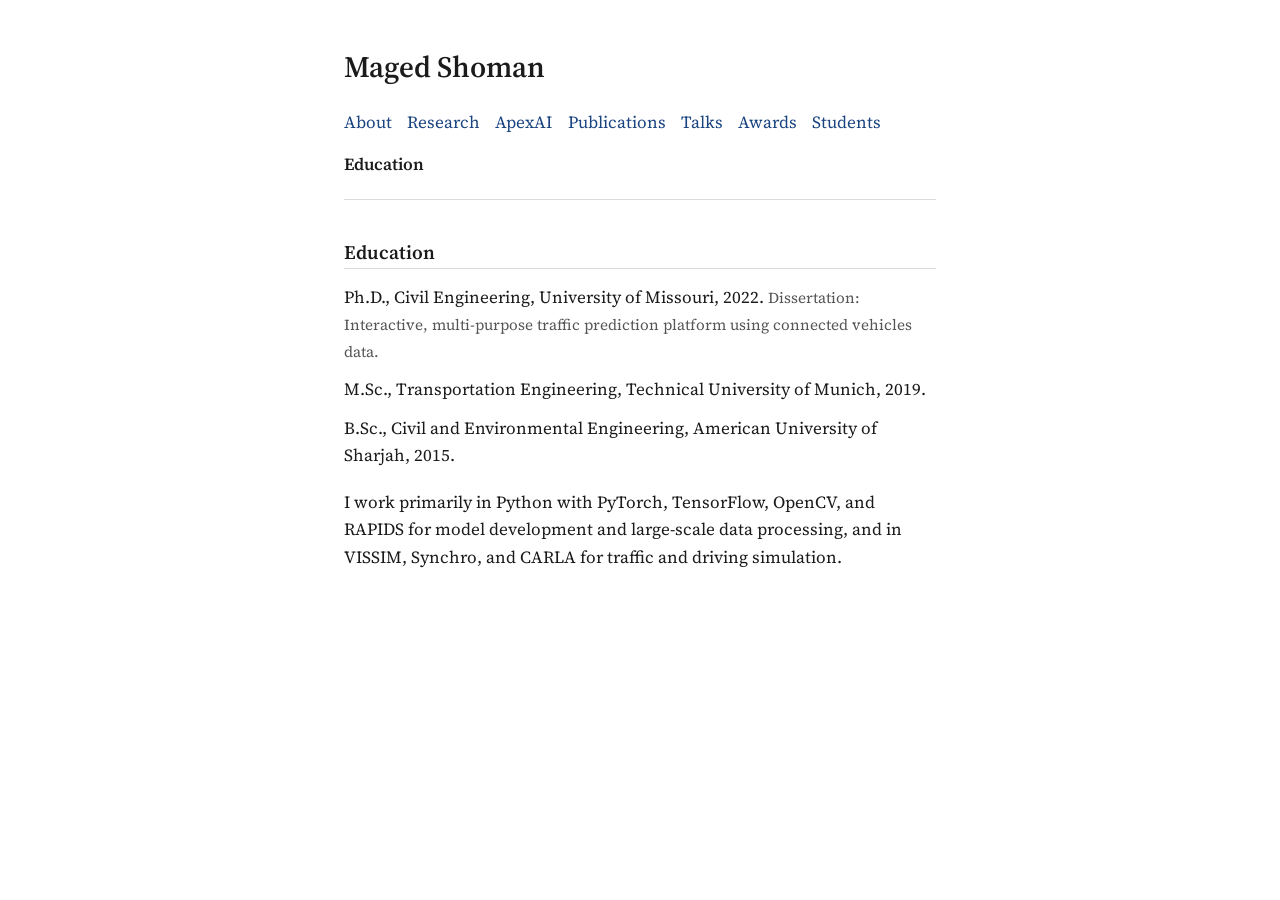
<file: maged/education/index.html>
<!DOCTYPE html>
<html lang="en">
<head>
<meta charset="utf-8">
<meta name="viewport" content="width=device-width, initial-scale=1">
<title>Maged Shoman · Education</title>
<meta name="description" content="Maged Shoman, Ph.D., founder and CEO of ApexAI and Research Assistant Professor in Intelligent Transportation Systems at the University of Tennessee-Oak Ridge Innovation Institute.">
<meta name="author" content="Maged Shoman">
<meta property="og:type" content="profile">
<meta property="og:title" content="Maged Shoman · Education">
<meta property="og:url" content="https://apex-ai.site/maged/education/">
<link rel="canonical" href="https://apex-ai.site/maged/education/">
<link rel="icon" href="data:image/svg+xml,%3Csvg xmlns='http://www.w3.org/2000/svg' viewBox='0 0 64 64'%3E%3Crect width='64' height='64' rx='14' fill='%230D4EA6'/%3E%3Cpath d='M14 50 L32 12 L50 50 H41 L32 29 L23 50 Z' fill='%23FFFFFF'/%3E%3C/svg%3E">
<link rel="preconnect" href="https://fonts.googleapis.com">
<link rel="preconnect" href="https://fonts.gstatic.com" crossorigin>
<link href="https://fonts.googleapis.com/css2?family=Source+Serif+4:opsz,wght@8..60,400;8..60,600&display=swap" rel="stylesheet">
<link rel="stylesheet" href="../style.css">
</head>
<body>

<a class="skip" href="#main">Skip to content</a>

<header>
  <h1><a href="../" class="namelink">Maged Shoman</a></h1>

  <nav aria-label="Primary">
    <ul>
        <li><a href="../">About</a></li>
        <li><a href="../research/">Research</a></li>
        <li><a href="../apexai/">ApexAI</a></li>
        <li><a href="../publications/">Publications</a></li>
        <li><a href="../talks/">Talks</a></li>
        <li><a href="../awards/">Awards</a></li>
        <li><a href="../students/">Students</a></li>
        <li><a href="../education/" aria-current="page">Education</a></li>
    </ul>
  </nav>
</header>

<main id="main">

<section id="education">
  <h2>Education</h2>
  <ul class="edu">
    <li>
      Ph.D., Civil Engineering, University of Missouri, 2022.
      <span class="meta">Dissertation: Interactive, multi-purpose traffic prediction platform using
      connected vehicles data.</span>
    </li>
    <li>
      M.Sc., Transportation Engineering, Technical University of Munich, 2019.
    </li>
    <li>
      B.Sc., Civil and Environmental Engineering, American University of Sharjah, 2015.
    </li>
  </ul>

  <p style="margin-top:1.25rem">
    I work primarily in Python with PyTorch, TensorFlow, OpenCV, and RAPIDS for model development
    and large-scale data processing, and in VISSIM, Synchro, and CARLA for traffic and driving
    simulation.
  </p>
</section>

</main>

</body>
</html>
</file>
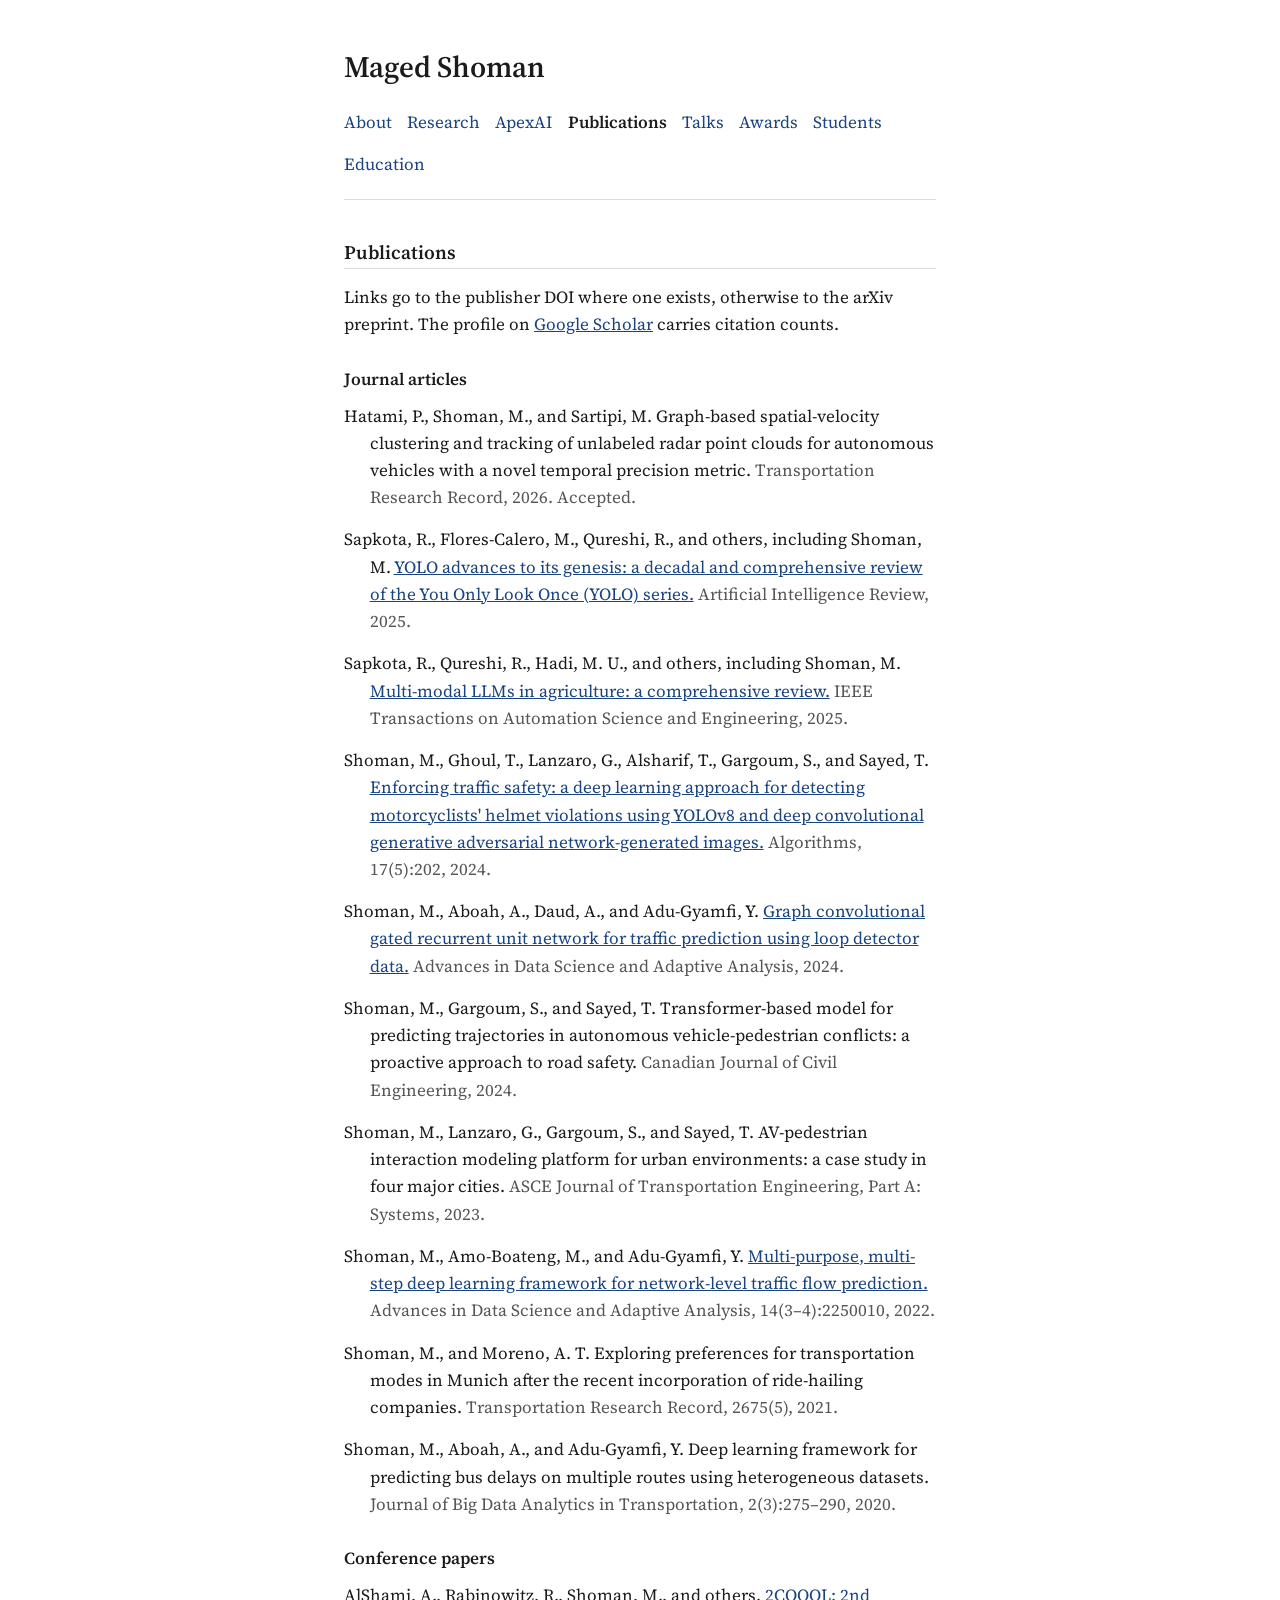
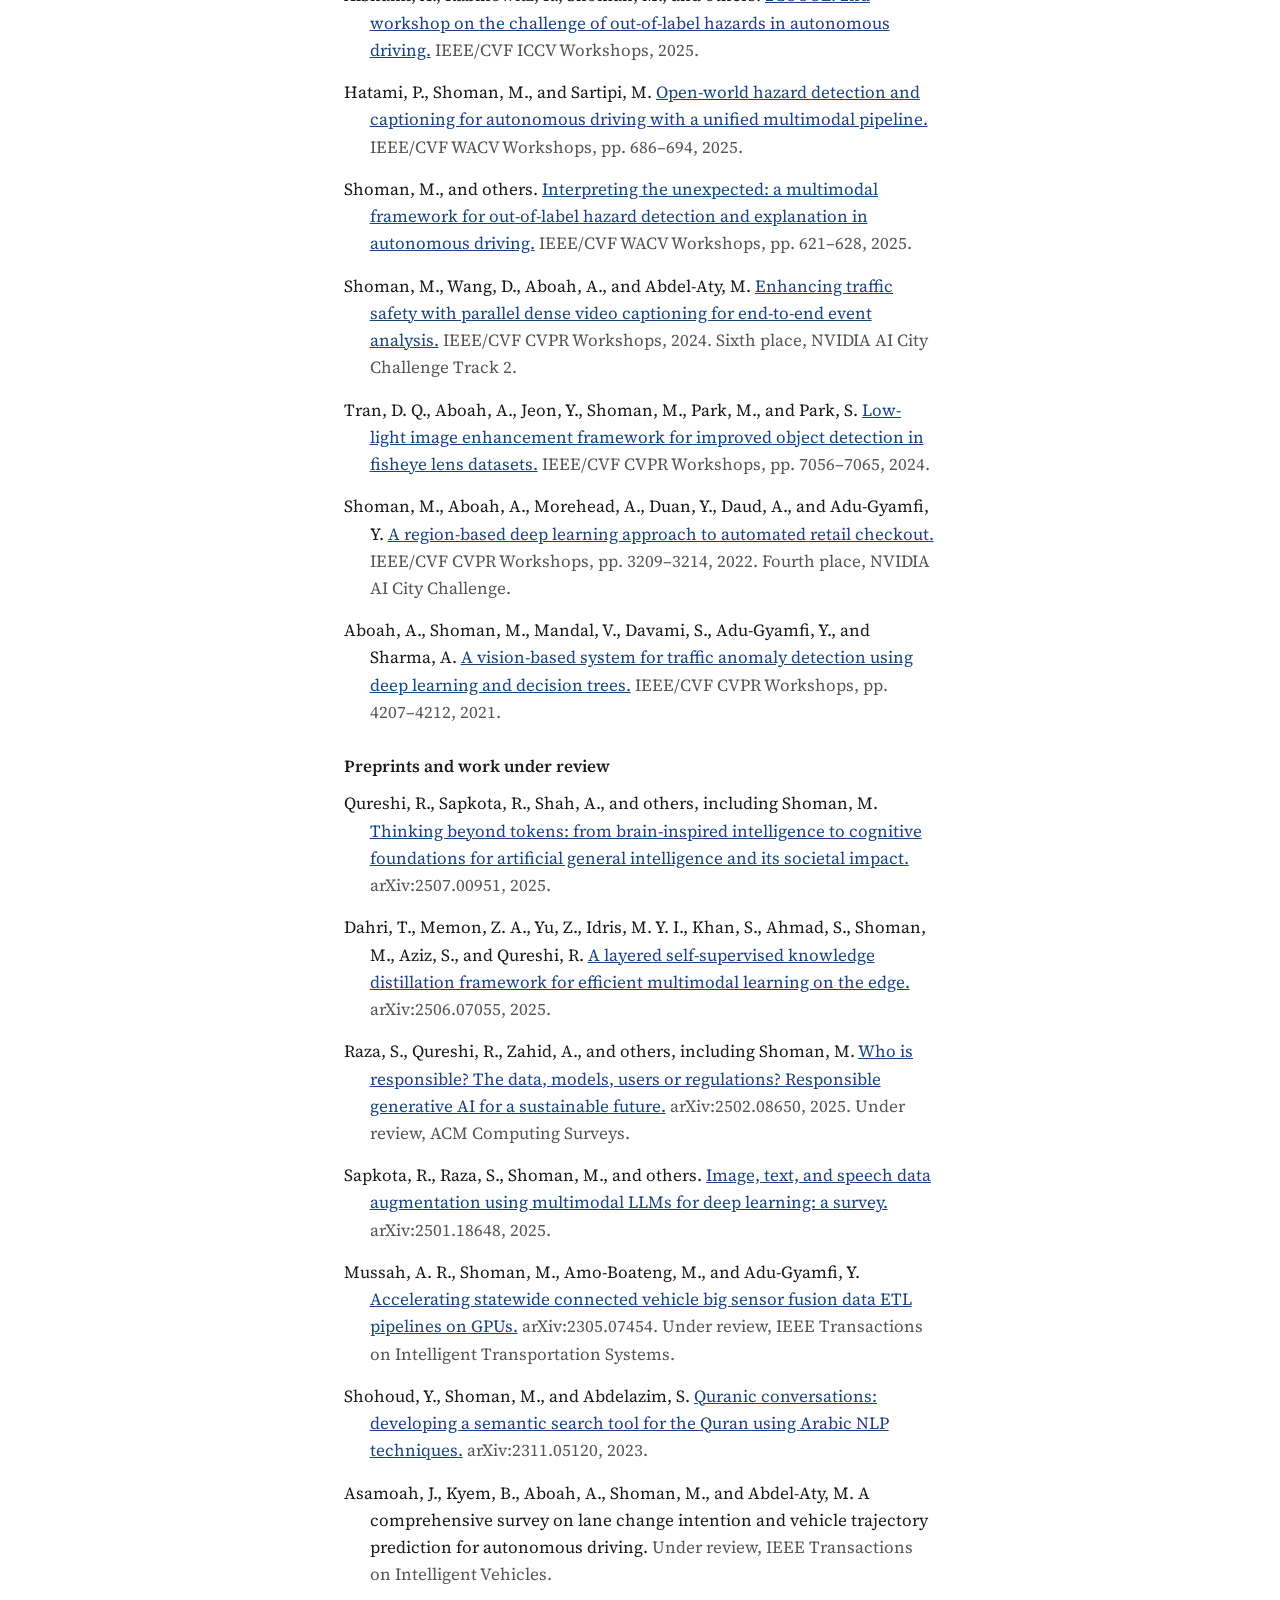
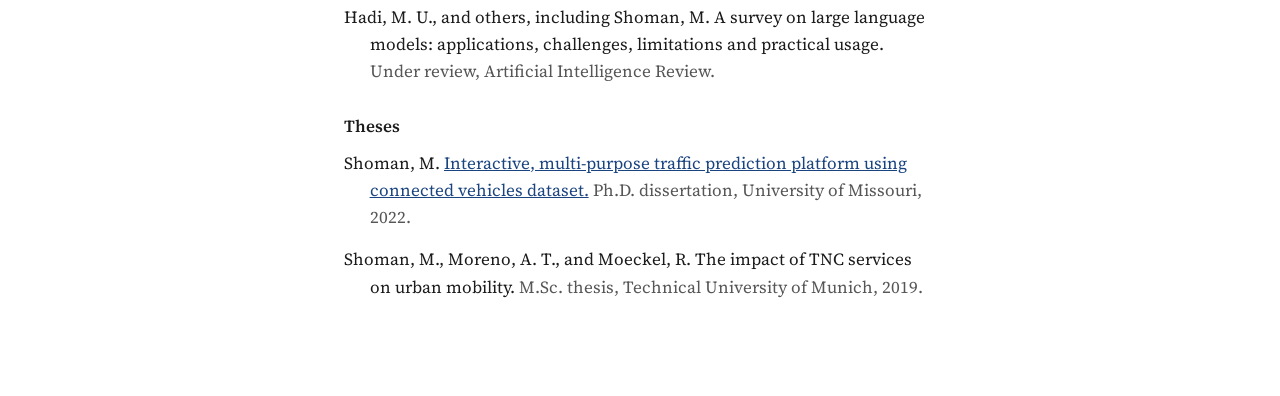
<file: maged/publications/index.html>
<!DOCTYPE html>
<html lang="en">
<head>
<meta charset="utf-8">
<meta name="viewport" content="width=device-width, initial-scale=1">
<title>Maged Shoman · Publications</title>
<meta name="description" content="Maged Shoman, Ph.D., founder and CEO of ApexAI and Research Assistant Professor in Intelligent Transportation Systems at the University of Tennessee-Oak Ridge Innovation Institute.">
<meta name="author" content="Maged Shoman">
<meta property="og:type" content="profile">
<meta property="og:title" content="Maged Shoman · Publications">
<meta property="og:url" content="https://apex-ai.site/maged/publications/">
<link rel="canonical" href="https://apex-ai.site/maged/publications/">
<link rel="icon" href="data:image/svg+xml,%3Csvg xmlns='http://www.w3.org/2000/svg' viewBox='0 0 64 64'%3E%3Crect width='64' height='64' rx='14' fill='%230D4EA6'/%3E%3Cpath d='M14 50 L32 12 L50 50 H41 L32 29 L23 50 Z' fill='%23FFFFFF'/%3E%3C/svg%3E">
<link rel="preconnect" href="https://fonts.googleapis.com">
<link rel="preconnect" href="https://fonts.gstatic.com" crossorigin>
<link href="https://fonts.googleapis.com/css2?family=Source+Serif+4:opsz,wght@8..60,400;8..60,600&display=swap" rel="stylesheet">
<link rel="stylesheet" href="../style.css">
</head>
<body>

<a class="skip" href="#main">Skip to content</a>

<header>
  <h1><a href="../" class="namelink">Maged Shoman</a></h1>

  <nav aria-label="Primary">
    <ul>
        <li><a href="../">About</a></li>
        <li><a href="../research/">Research</a></li>
        <li><a href="../apexai/">ApexAI</a></li>
        <li><a href="../publications/" aria-current="page">Publications</a></li>
        <li><a href="../talks/">Talks</a></li>
        <li><a href="../awards/">Awards</a></li>
        <li><a href="../students/">Students</a></li>
        <li><a href="../education/">Education</a></li>
    </ul>
  </nav>
</header>

<main id="main">

<section id="publications">
  <h2>Publications</h2>
  <p>
    Links go to the publisher DOI where one exists, otherwise to the arXiv preprint. The profile on
    <a href="https://scholar.google.com/citations?user=5BEc5RcAAAAJ&amp;hl=en">Google Scholar</a>
    carries citation counts.
  </p>

  <h3 class="pubgroup">Journal articles</h3>
  <ul class="pubs">
    <li>
      Hatami, P., Shoman, M., and Sartipi, M.
      Graph-based spatial-velocity clustering and tracking of unlabeled radar point clouds for
      autonomous vehicles with a novel temporal precision metric.
      <span class="venue">Transportation Research Record, 2026. Accepted.</span>
    </li>
    <li>
      Sapkota, R., Flores-Calero, M., Qureshi, R., and others, including Shoman, M.
      <a href="https://doi.org/10.1007/s10462-025-11253-3">YOLO advances to its genesis: a decadal
      and comprehensive review of the You Only Look Once (YOLO) series.</a>
      <span class="venue">Artificial Intelligence Review, 2025.</span>
    </li>
    <li>
      Sapkota, R., Qureshi, R., Hadi, M. U., and others, including Shoman, M.
      <a href="https://doi.org/10.1109/TASE.2025.3612154">Multi-modal LLMs in agriculture: a
      comprehensive review.</a>
      <span class="venue">IEEE Transactions on Automation Science and Engineering, 2025.</span>
    </li>
    <li>
      Shoman, M., Ghoul, T., Lanzaro, G., Alsharif, T., Gargoum, S., and Sayed, T.
      <a href="https://doi.org/10.3390/a17050202">Enforcing traffic safety: a deep learning approach
      for detecting motorcyclists' helmet violations using YOLOv8 and deep convolutional generative
      adversarial network-generated images.</a>
      <span class="venue">Algorithms, 17(5):202, 2024.</span>
    </li>
    <li>
      Shoman, M., Aboah, A., Daud, A., and Adu-Gyamfi, Y.
      <a href="https://doi.org/10.1142/S2424922X24500013">Graph convolutional gated recurrent unit
      network for traffic prediction using loop detector data.</a>
      <span class="venue">Advances in Data Science and Adaptive Analysis, 2024.</span>
    </li>
    <li>
      Shoman, M., Gargoum, S., and Sayed, T.
      Transformer-based model for predicting trajectories in autonomous vehicle-pedestrian
      conflicts: a proactive approach to road safety.
      <span class="venue">Canadian Journal of Civil Engineering, 2024.</span>
    </li>
    <li>
      Shoman, M., Lanzaro, G., Gargoum, S., and Sayed, T.
      AV-pedestrian interaction modeling platform for urban environments: a case study in four major
      cities.
      <span class="venue">ASCE Journal of Transportation Engineering, Part A: Systems, 2023.</span>
    </li>
    <li>
      Shoman, M., Amo-Boateng, M., and Adu-Gyamfi, Y.
      <a href="https://doi.org/10.1142/S2424922X22500103">Multi-purpose, multi-step deep learning
      framework for network-level traffic flow prediction.</a>
      <span class="venue">Advances in Data Science and Adaptive Analysis, 14(3&ndash;4):2250010, 2022.</span>
    </li>
    <li>
      Shoman, M., and Moreno, A. T.
      Exploring preferences for transportation modes in Munich after the recent incorporation of
      ride-hailing companies.
      <span class="venue">Transportation Research Record, 2675(5), 2021.</span>
    </li>
    <li>
      Shoman, M., Aboah, A., and Adu-Gyamfi, Y.
      Deep learning framework for predicting bus delays on multiple routes using heterogeneous
      datasets.
      <span class="venue">Journal of Big Data Analytics in Transportation, 2(3):275&ndash;290, 2020.</span>
    </li>
  </ul>

  <h3 class="pubgroup">Conference papers</h3>
  <ul class="pubs">
    <li>
      AlShami, A., Rabinowitz, R., Shoman, M., and others.
      <a href="https://doi.org/10.1109/ICCVW69036.2025.00084">2COOOL: 2nd workshop on the challenge
      of out-of-label hazards in autonomous driving.</a>
      <span class="venue">IEEE/CVF ICCV Workshops, 2025.</span>
    </li>
    <li>
      Hatami, P., Shoman, M., and Sartipi, M.
      <a href="https://doi.org/10.1109/WACVW65960.2025.00078">Open-world hazard detection and
      captioning for autonomous driving with a unified multimodal pipeline.</a>
      <span class="venue">IEEE/CVF WACV Workshops, pp. 686&ndash;694, 2025.</span>
    </li>
    <li>
      Shoman, M., and others.
      <a href="https://doi.org/10.1109/WACVW65960.2025.00076">Interpreting the unexpected: a
      multimodal framework for out-of-label hazard detection and explanation in autonomous
      driving.</a>
      <span class="venue">IEEE/CVF WACV Workshops, pp. 621&ndash;628, 2025.</span>
    </li>
    <li>
      Shoman, M., Wang, D., Aboah, A., and Abdel-Aty, M.
      <a href="https://doi.org/10.1109/CVPRW63382.2024.00707">Enhancing traffic safety with parallel
      dense video captioning for end-to-end event analysis.</a>
      <span class="venue">IEEE/CVF CVPR Workshops, 2024. Sixth place, NVIDIA AI City Challenge Track 2.</span>
    </li>
    <li>
      Tran, D. Q., Aboah, A., Jeon, Y., Shoman, M., Park, M., and Park, S.
      <a href="https://doi.org/10.1109/CVPRW63382.2024.00699">Low-light image enhancement framework
      for improved object detection in fisheye lens datasets.</a>
      <span class="venue">IEEE/CVF CVPR Workshops, pp. 7056&ndash;7065, 2024.</span>
    </li>
    <li>
      Shoman, M., Aboah, A., Morehead, A., Duan, Y., Daud, A., and Adu-Gyamfi, Y.
      <a href="https://doi.org/10.1109/CVPRW56347.2022.00362">A region-based deep learning approach
      to automated retail checkout.</a>
      <span class="venue">IEEE/CVF CVPR Workshops, pp. 3209&ndash;3214, 2022. Fourth place, NVIDIA AI City Challenge.</span>
    </li>
    <li>
      Aboah, A., Shoman, M., Mandal, V., Davami, S., Adu-Gyamfi, Y., and Sharma, A.
      <a href="https://arxiv.org/abs/2104.06856">A vision-based system for traffic anomaly detection
      using deep learning and decision trees.</a>
      <span class="venue">IEEE/CVF CVPR Workshops, pp. 4207&ndash;4212, 2021.</span>
    </li>
  </ul>

  <h3 class="pubgroup">Preprints and work under review</h3>
  <ul class="pubs">
    <li>
      Qureshi, R., Sapkota, R., Shah, A., and others, including Shoman, M.
      <a href="https://arxiv.org/abs/2507.00951">Thinking beyond tokens: from brain-inspired
      intelligence to cognitive foundations for artificial general intelligence and its societal
      impact.</a>
      <span class="venue">arXiv:2507.00951, 2025.</span>
    </li>
    <li>
      Dahri, T., Memon, Z. A., Yu, Z., Idris, M. Y. I., Khan, S., Ahmad, S., Shoman, M., Aziz, S.,
      and Qureshi, R.
      <a href="https://arxiv.org/abs/2506.07055">A layered self-supervised knowledge distillation
      framework for efficient multimodal learning on the edge.</a>
      <span class="venue">arXiv:2506.07055, 2025.</span>
    </li>
    <li>
      Raza, S., Qureshi, R., Zahid, A., and others, including Shoman, M.
      <a href="https://arxiv.org/abs/2502.08650">Who is responsible? The data, models, users or
      regulations? Responsible generative AI for a sustainable future.</a>
      <span class="venue">arXiv:2502.08650, 2025. Under review, ACM Computing Surveys.</span>
    </li>
    <li>
      Sapkota, R., Raza, S., Shoman, M., and others.
      <a href="https://arxiv.org/abs/2501.18648">Image, text, and speech data augmentation using
      multimodal LLMs for deep learning: a survey.</a>
      <span class="venue">arXiv:2501.18648, 2025.</span>
    </li>
    <li>
      Mussah, A. R., Shoman, M., Amo-Boateng, M., and Adu-Gyamfi, Y.
      <a href="https://arxiv.org/abs/2305.07454">Accelerating statewide connected vehicle big sensor
      fusion data ETL pipelines on GPUs.</a>
      <span class="venue">arXiv:2305.07454. Under review, IEEE Transactions on Intelligent Transportation Systems.</span>
    </li>
    <li>
      Shohoud, Y., Shoman, M., and Abdelazim, S.
      <a href="https://arxiv.org/abs/2311.05120">Quranic conversations: developing a semantic search
      tool for the Quran using Arabic NLP techniques.</a>
      <span class="venue">arXiv:2311.05120, 2023.</span>
    </li>
    <li>
      Asamoah, J., Kyem, B., Aboah, A., Shoman, M., and Abdel-Aty, M.
      A comprehensive survey on lane change intention and vehicle trajectory prediction for
      autonomous driving.
      <span class="venue">Under review, IEEE Transactions on Intelligent Vehicles.</span>
    </li>
    <li>
      Hadi, M. U., and others, including Shoman, M.
      A survey on large language models: applications, challenges, limitations and practical usage.
      <span class="venue">Under review, Artificial Intelligence Review.</span>
    </li>
  </ul>

  <h3 class="pubgroup">Theses</h3>
  <ul class="pubs">
    <li>
      Shoman, M.
      <a href="https://mospace.umsystem.edu/xmlui/handle/10355/94252">Interactive, multi-purpose
      traffic prediction platform using connected vehicles dataset.</a>
      <span class="venue">Ph.D. dissertation, University of Missouri, 2022.</span>
    </li>
    <li>
      Shoman, M., Moreno, A. T., and Moeckel, R.
      The impact of TNC services on urban mobility.
      <span class="venue">M.Sc. thesis, Technical University of Munich, 2019.</span>
    </li>
  </ul>
</section>

</main>

</body>
</html>
</file>
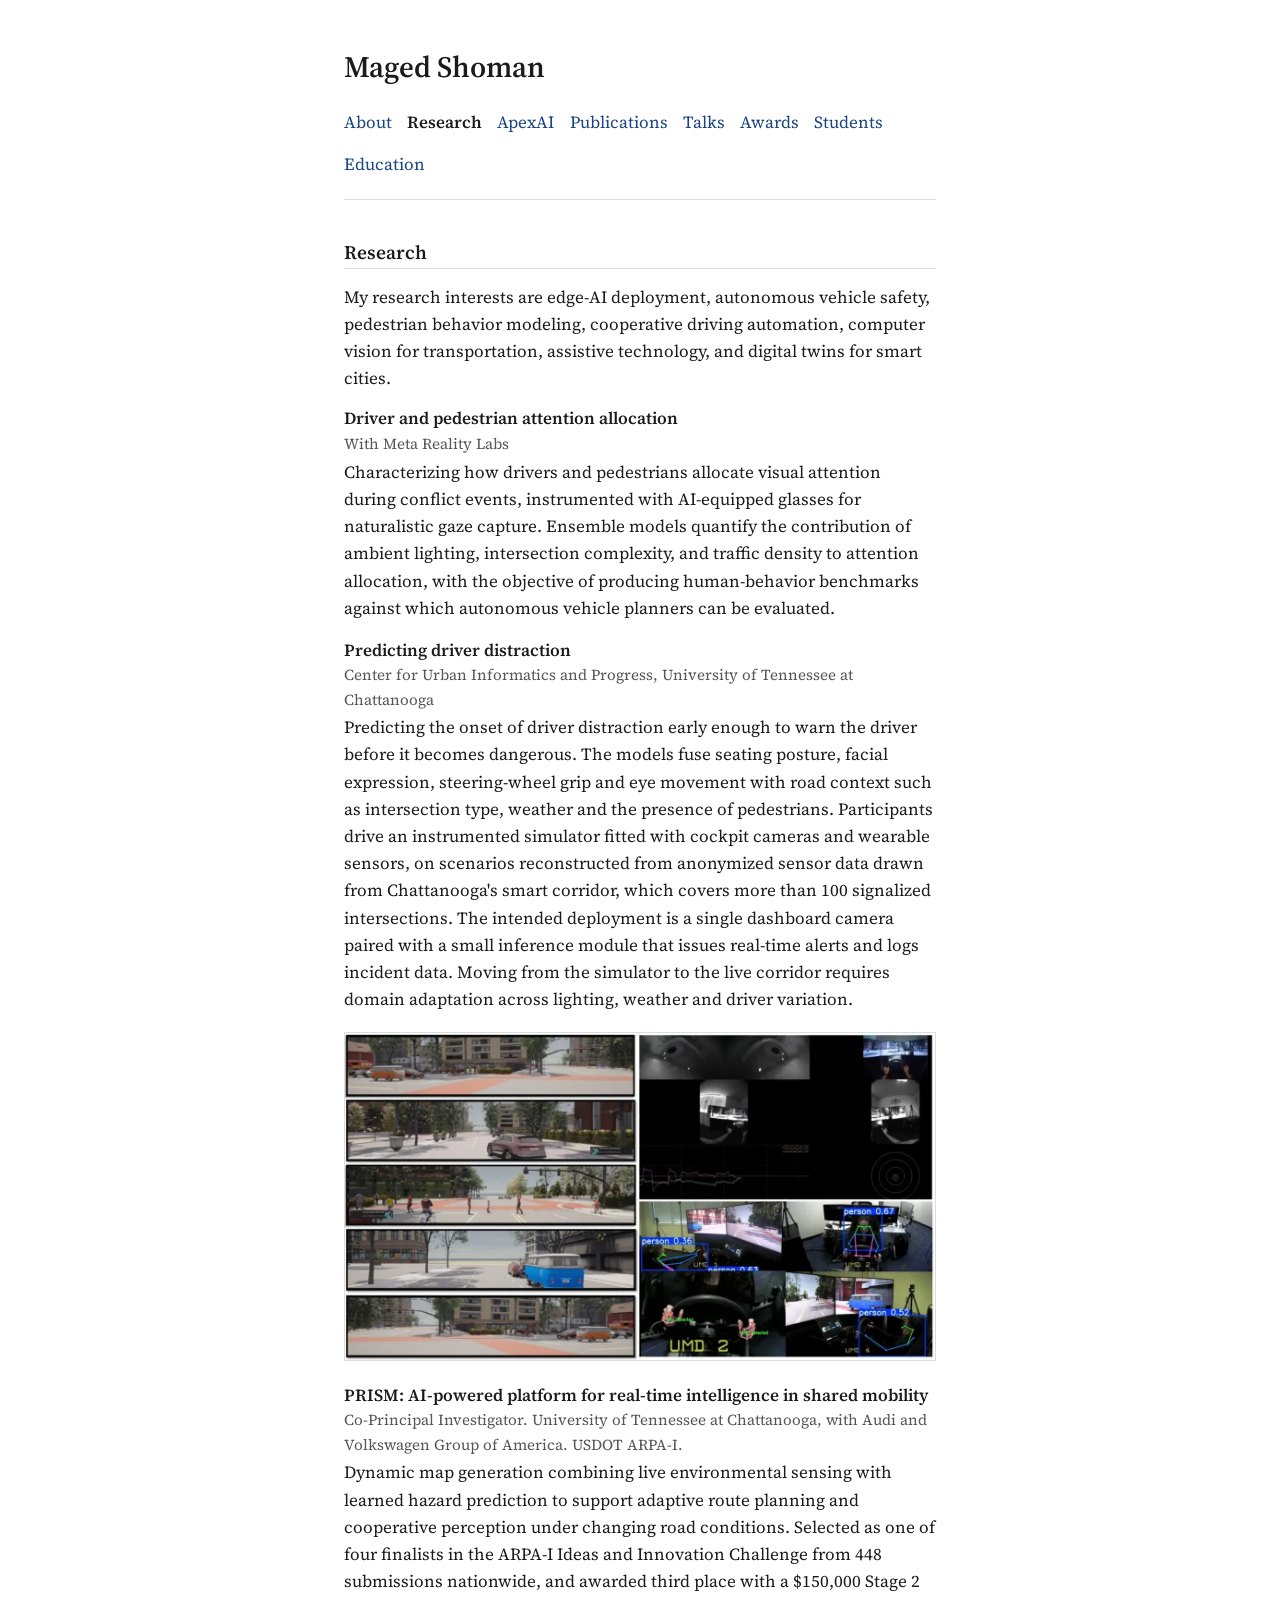
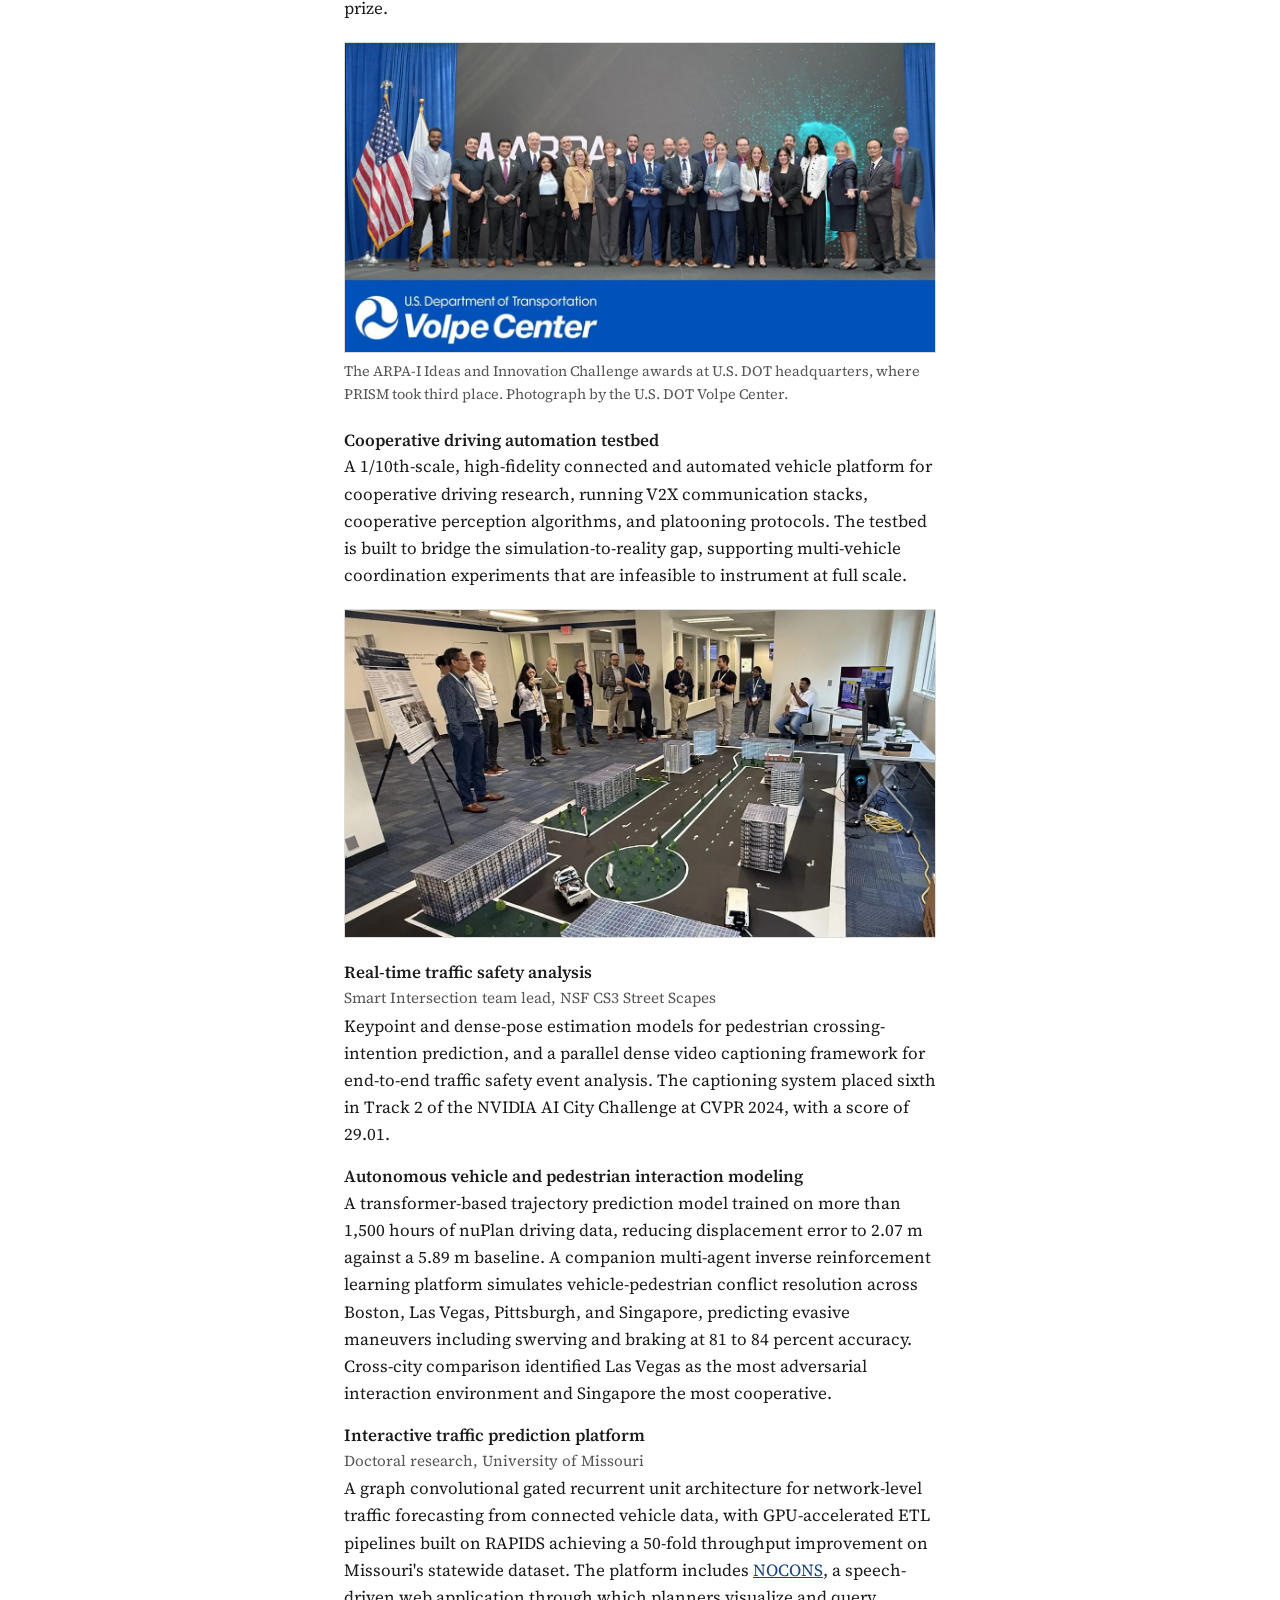
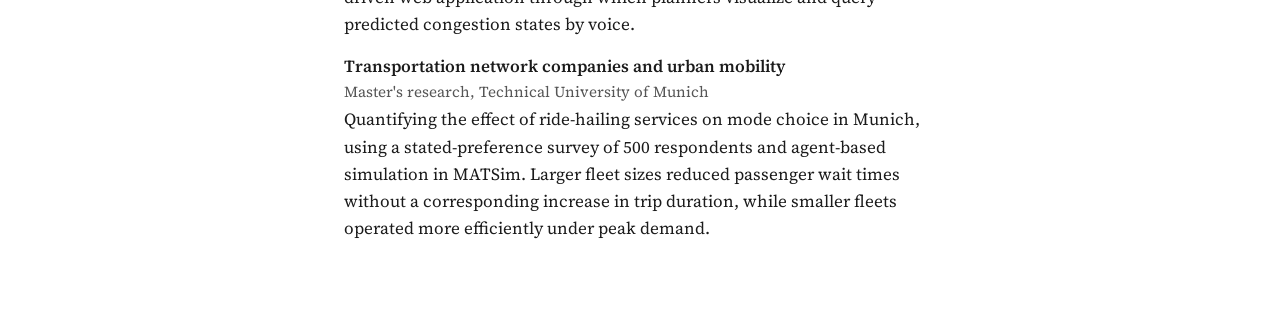
<file: maged/research/index.html>
<!DOCTYPE html>
<html lang="en">
<head>
<meta charset="utf-8">
<meta name="viewport" content="width=device-width, initial-scale=1">
<title>Maged Shoman · Research</title>
<meta name="description" content="Maged Shoman, Ph.D., founder and CEO of ApexAI and Research Assistant Professor in Intelligent Transportation Systems at the University of Tennessee-Oak Ridge Innovation Institute.">
<meta name="author" content="Maged Shoman">
<meta property="og:type" content="profile">
<meta property="og:title" content="Maged Shoman · Research">
<meta property="og:url" content="https://apex-ai.site/maged/research/">
<link rel="canonical" href="https://apex-ai.site/maged/research/">
<link rel="icon" href="data:image/svg+xml,%3Csvg xmlns='http://www.w3.org/2000/svg' viewBox='0 0 64 64'%3E%3Crect width='64' height='64' rx='14' fill='%230D4EA6'/%3E%3Cpath d='M14 50 L32 12 L50 50 H41 L32 29 L23 50 Z' fill='%23FFFFFF'/%3E%3C/svg%3E">
<link rel="preconnect" href="https://fonts.googleapis.com">
<link rel="preconnect" href="https://fonts.gstatic.com" crossorigin>
<link href="https://fonts.googleapis.com/css2?family=Source+Serif+4:opsz,wght@8..60,400;8..60,600&display=swap" rel="stylesheet">
<link rel="stylesheet" href="../style.css">
</head>
<body>

<a class="skip" href="#main">Skip to content</a>

<header>
  <h1><a href="../" class="namelink">Maged Shoman</a></h1>

  <nav aria-label="Primary">
    <ul>
        <li><a href="../">About</a></li>
        <li><a href="../research/" aria-current="page">Research</a></li>
        <li><a href="../apexai/">ApexAI</a></li>
        <li><a href="../publications/">Publications</a></li>
        <li><a href="../talks/">Talks</a></li>
        <li><a href="../awards/">Awards</a></li>
        <li><a href="../students/">Students</a></li>
        <li><a href="../education/">Education</a></li>
    </ul>
  </nav>
</header>

<main id="main">

<section id="research">
  <h2>Research</h2>

  <p>
    My research interests are edge-AI deployment, autonomous vehicle safety, pedestrian behavior
    modeling, cooperative driving automation, computer vision for transportation, assistive
    technology, and digital twins for smart cities.
  </p>

  <ul class="entries">
    <li>
      <h3>Driver and pedestrian attention allocation</h3>
      <p class="meta">With Meta Reality Labs</p>
      <p>
        Characterizing how drivers and pedestrians allocate visual attention during conflict events,
        instrumented with AI-equipped glasses for naturalistic gaze capture. Ensemble models
        quantify the contribution of ambient lighting, intersection complexity, and traffic density
        to attention allocation, with the objective of producing human-behavior benchmarks against
        which autonomous vehicle planners can be evaluated.
      </p>
      <!-- figure slot: driver/pedestrian gaze capture -->
    </li>
    <li>
      <h3>Predicting driver distraction</h3>
      <p class="meta">Center for Urban Informatics and Progress, University of Tennessee at Chattanooga</p>
      <p>
        Predicting the onset of driver distraction early enough to warn the driver before it becomes
        dangerous. The models fuse seating posture, facial expression, steering-wheel grip and eye
        movement with road context such as intersection type, weather and the presence of
        pedestrians. Participants drive an instrumented simulator fitted with cockpit cameras and
        wearable sensors, on scenarios reconstructed from anonymized sensor data drawn from
        Chattanooga's smart corridor, which covers more than 100 signalized intersections. The
        intended deployment is a single dashboard camera paired with a small inference module that
        issues real-time alerts and logs incident data. Moving from the simulator to the live
        corridor requires domain adaptation across lighting, weather and driver variation.
      </p>
      <figure>
        <img src="../../assets/research-distraction.webp" width="1280" height="708" loading="lazy"
             alt="A composite research figure. On the left, five simulated driving scenarios showing intersections, pedestrians, cyclists and other vehicles. On the right, the instrumented cockpit: an infrared eye-tracking view, hand and steering-wheel cameras, gaze traces, and simulator footage in which drivers are detected and their body pose estimated.">
      </figure>
    </li>
    <li>
      <h3>PRISM: AI-powered platform for real-time intelligence in shared mobility</h3>
      <p class="meta">Co-Principal Investigator. University of Tennessee at Chattanooga, with Audi and Volkswagen Group of America. USDOT ARPA-I.</p>
      <p>
        Dynamic map generation combining live environmental sensing with learned hazard prediction
        to support adaptive route planning and cooperative perception under changing road
        conditions. Selected as one of four finalists in the ARPA-I Ideas and Innovation Challenge
        from 448 submissions nationwide, and awarded third place with a $150,000 Stage 2 prize.
      </p>
      <figure>
        <img src="../../assets/event-arpai-awards.webp" width="1200" height="628" loading="lazy"
             alt="A large group on stage at U.S. Department of Transportation headquarters in front of an ARPA-I backdrop and a U.S. flag, several people holding glass awards.">
        <figcaption>
          The ARPA-I Ideas and Innovation Challenge awards at U.S. DOT headquarters, where PRISM
          took third place. Photograph by the U.S. DOT Volpe Center.
        </figcaption>
      </figure>
    </li>
    <li>
      <h3>Cooperative driving automation testbed</h3>
      <p>
        A 1/10th-scale, high-fidelity connected and automated vehicle platform for cooperative
        driving research, running V2X communication stacks, cooperative perception algorithms, and
        platooning protocols. The testbed is built to bridge the simulation-to-reality gap,
        supporting multi-vehicle coordination experiments that are infeasible to instrument at full
        scale.
      </p>
      <figure>
        <img src="../../assets/research-cda-testbed.webp" width="1278" height="717" loading="lazy"
             alt="The cooperative driving automation testbed: a scale model city laid out on the floor with a road network, intersections and buildings, scale autonomous vehicles driving on it, and visitors watching a demonstration beside a monitor showing the vehicles' sensor views.">
      </figure>
    </li>
    <li>
      <h3>Real-time traffic safety analysis</h3>
      <p class="meta">Smart Intersection team lead, NSF CS3 Street Scapes</p>
      <p>
        Keypoint and dense-pose estimation models for pedestrian crossing-intention prediction, and
        a parallel dense video captioning framework for end-to-end traffic safety event analysis.
        The captioning system placed sixth in Track 2 of the NVIDIA AI City Challenge at CVPR 2024,
        with a score of 29.01.
      </p>
      <!-- figure slot: dense pose / captioning output -->
    </li>
    <li>
      <h3>Autonomous vehicle and pedestrian interaction modeling</h3>
      <p>
        A transformer-based trajectory prediction model trained on more than 1,500 hours of nuPlan
        driving data, reducing displacement error to 2.07 m against a 5.89 m baseline. A companion
        multi-agent inverse reinforcement learning platform simulates vehicle-pedestrian conflict
        resolution across Boston, Las Vegas, Pittsburgh, and Singapore, predicting evasive maneuvers
        including swerving and braking at 81 to 84 percent accuracy. Cross-city comparison
        identified Las Vegas as the most adversarial interaction environment and Singapore the most
        cooperative.
      </p>
      <!-- figure slot: trajectory prediction / four-city comparison -->
    </li>
    <li>
      <h3>Interactive traffic prediction platform</h3>
      <p class="meta">Doctoral research, University of Missouri</p>
      <p>
        A graph convolutional gated recurrent unit architecture for network-level traffic forecasting
        from connected vehicle data, with GPU-accelerated ETL pipelines built on RAPIDS achieving a
        50-fold throughput improvement on Missouri's statewide dataset. The platform includes
        <a href="https://www.youtube.com/watch?v=uGxRNU_t8_w">NOCONS</a>, a speech-driven web
        application through which planners visualize and query predicted congestion states by voice.
      </p>
    </li>
    <li>
      <h3>Transportation network companies and urban mobility</h3>
      <p class="meta">Master's research, Technical University of Munich</p>
      <p>
        Quantifying the effect of ride-hailing services on mode choice in Munich, using a
        stated-preference survey of 500 respondents and agent-based simulation in MATSim. Larger
        fleet sizes reduced passenger wait times without a corresponding increase in trip duration,
        while smaller fleets operated more efficiently under peak demand.
      </p>
      <!-- figure slot: MATSim simulation output -->
    </li>
  </ul>
</section>

</main>

</body>
</html>
</file>
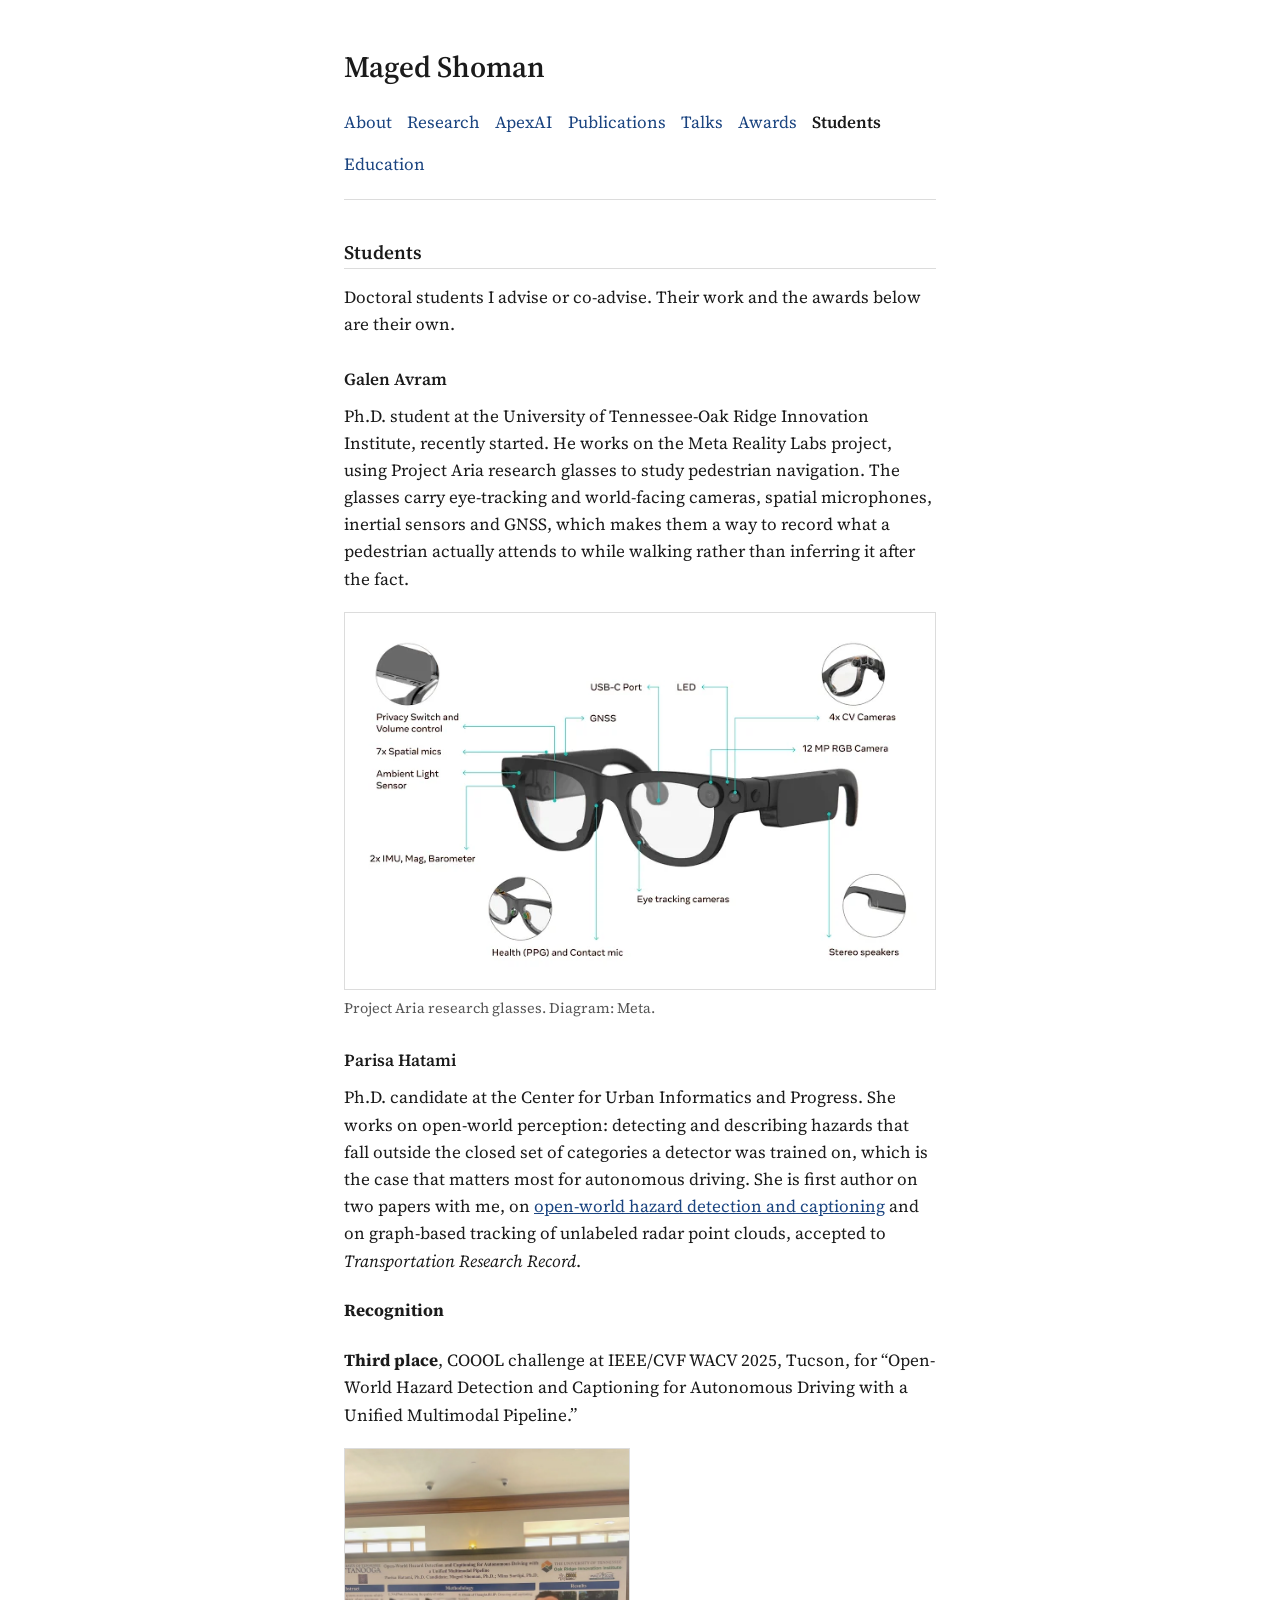
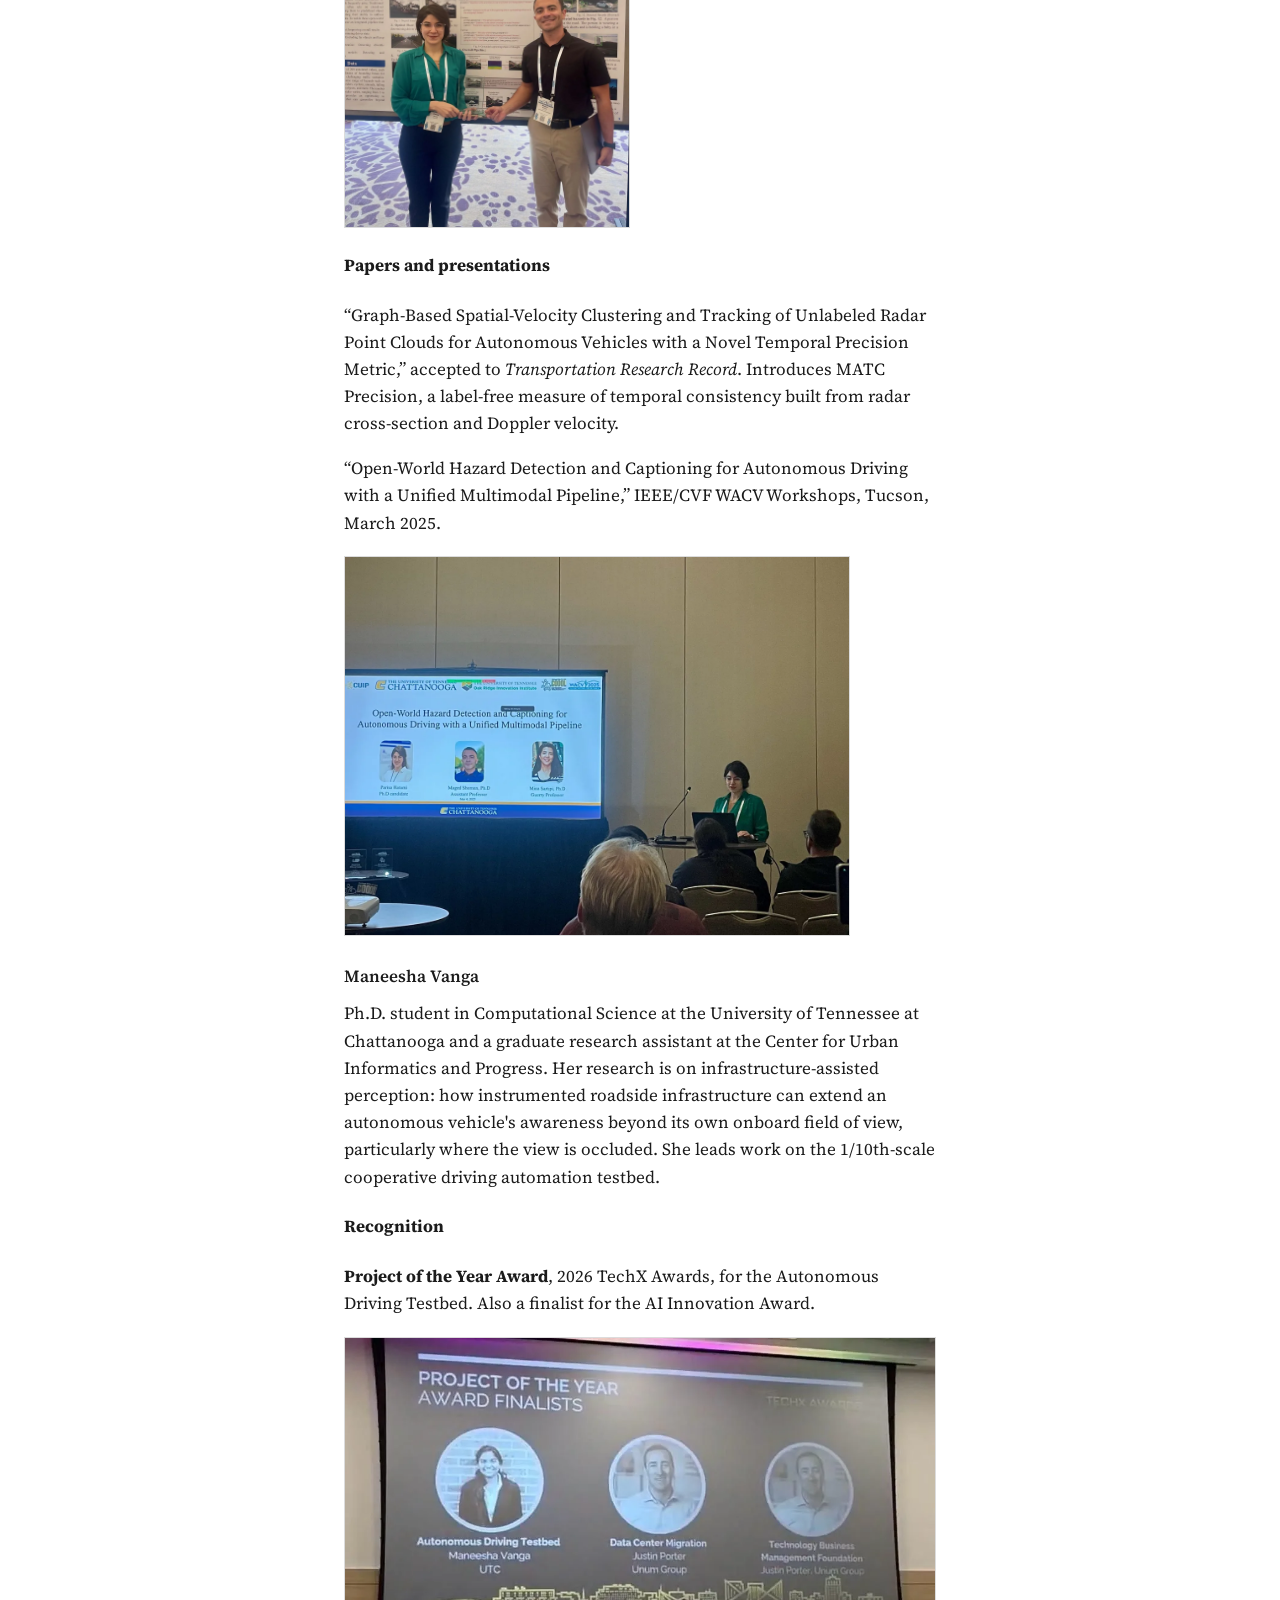
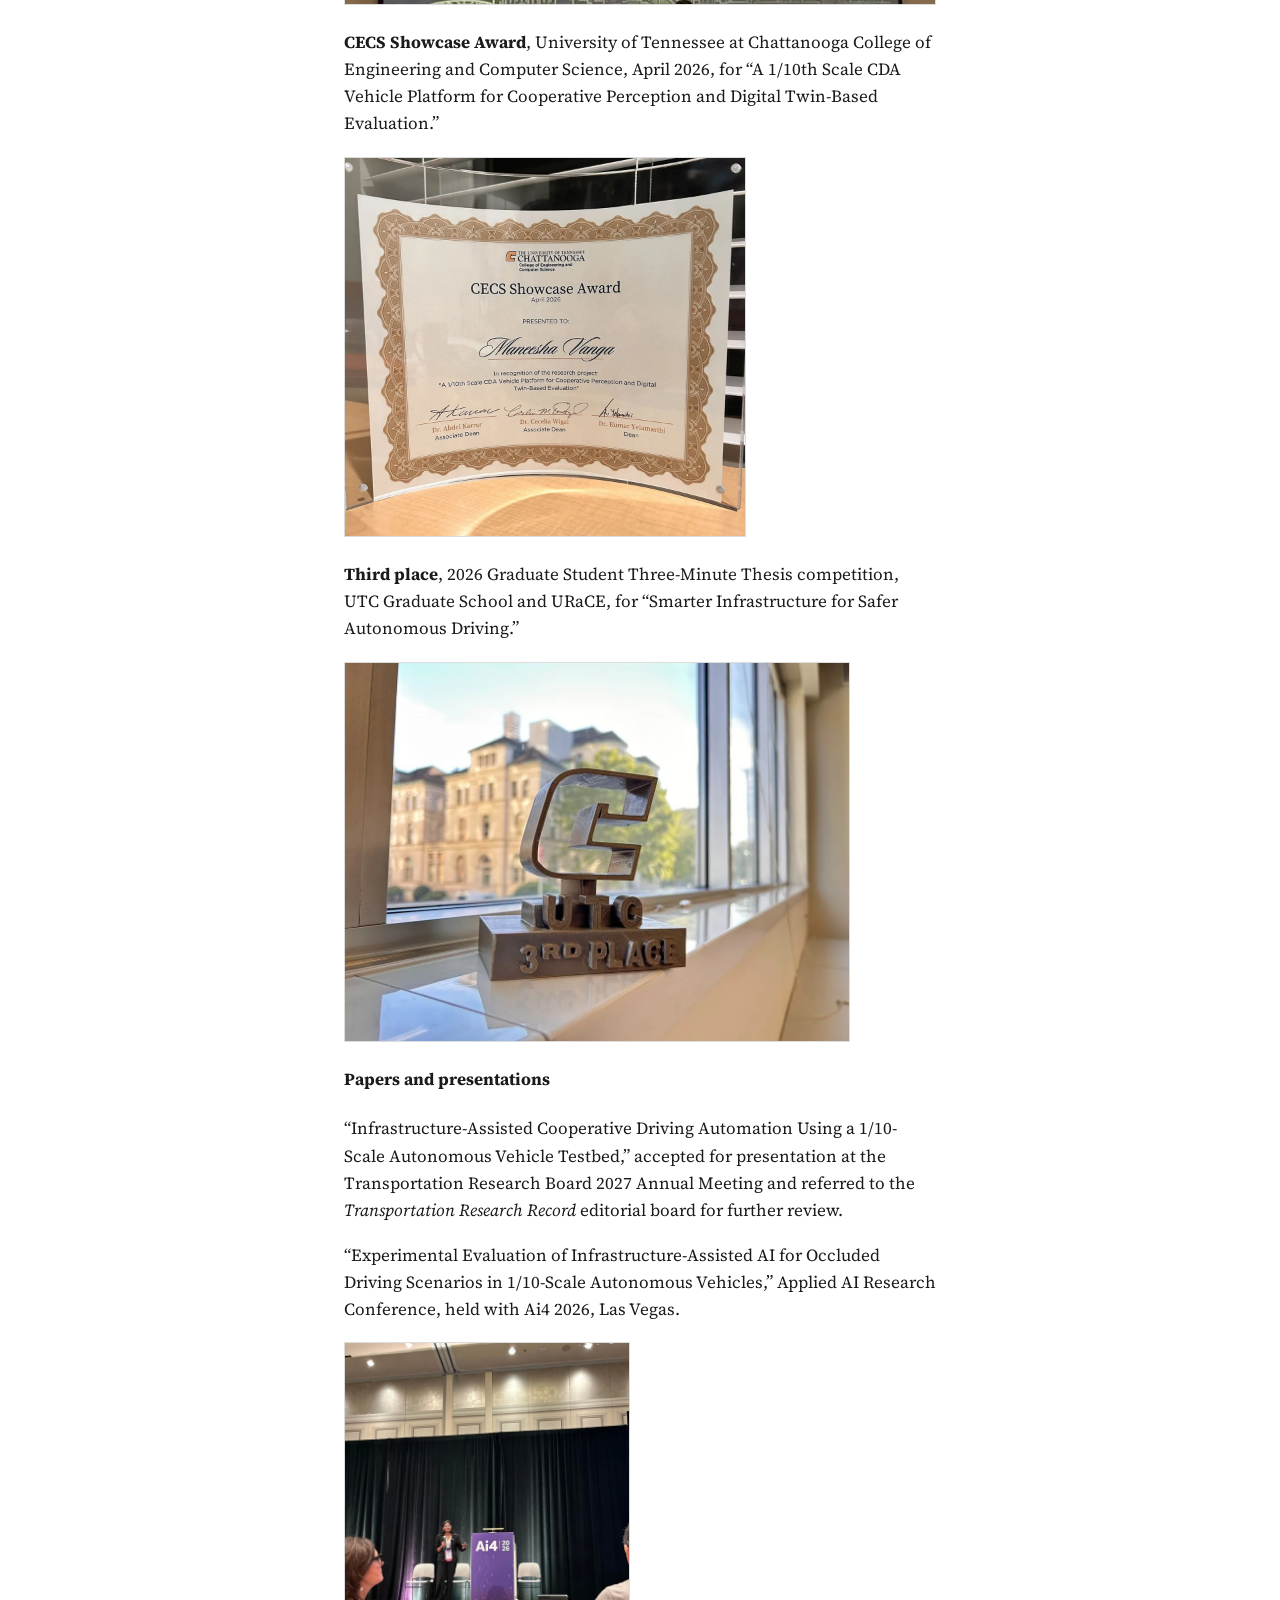
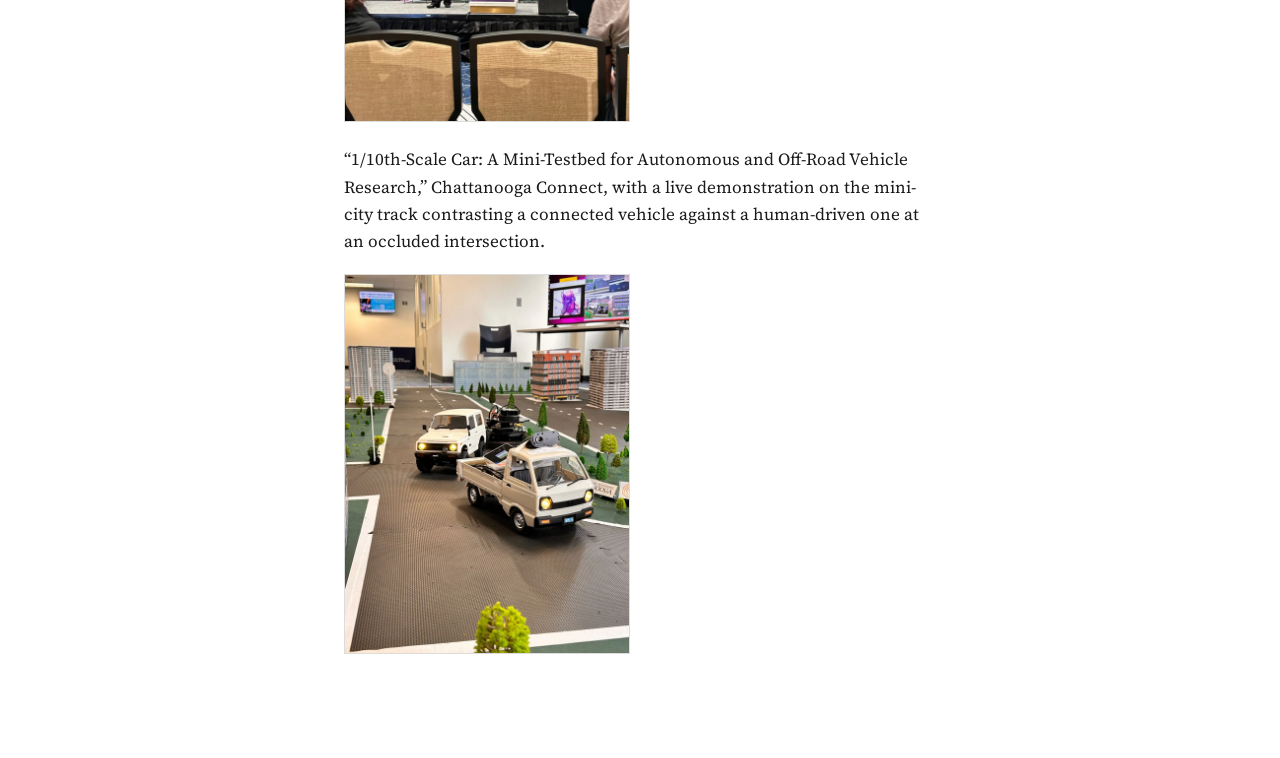
<file: maged/students/index.html>
<!DOCTYPE html>
<html lang="en">
<head>
<meta charset="utf-8">
<meta name="viewport" content="width=device-width, initial-scale=1">
<title>Maged Shoman · Students</title>
<meta name="description" content="Maged Shoman, Ph.D., founder and CEO of ApexAI and Research Assistant Professor in Intelligent Transportation Systems at the University of Tennessee-Oak Ridge Innovation Institute.">
<meta name="author" content="Maged Shoman">
<meta property="og:type" content="profile">
<meta property="og:title" content="Maged Shoman · Students">
<meta property="og:url" content="https://apex-ai.site/maged/students/">
<link rel="canonical" href="https://apex-ai.site/maged/students/">
<link rel="icon" href="data:image/svg+xml,%3Csvg xmlns='http://www.w3.org/2000/svg' viewBox='0 0 64 64'%3E%3Crect width='64' height='64' rx='14' fill='%230D4EA6'/%3E%3Cpath d='M14 50 L32 12 L50 50 H41 L32 29 L23 50 Z' fill='%23FFFFFF'/%3E%3C/svg%3E">
<link rel="preconnect" href="https://fonts.googleapis.com">
<link rel="preconnect" href="https://fonts.gstatic.com" crossorigin>
<link href="https://fonts.googleapis.com/css2?family=Source+Serif+4:opsz,wght@8..60,400;8..60,600&display=swap" rel="stylesheet">
<link rel="stylesheet" href="../style.css">
</head>
<body>

<a class="skip" href="#main">Skip to content</a>

<header>
  <h1><a href="../" class="namelink">Maged Shoman</a></h1>

  <nav aria-label="Primary">
    <ul>
        <li><a href="../">About</a></li>
        <li><a href="../research/">Research</a></li>
        <li><a href="../apexai/">ApexAI</a></li>
        <li><a href="../publications/">Publications</a></li>
        <li><a href="../talks/">Talks</a></li>
        <li><a href="../awards/">Awards</a></li>
        <li><a href="./" aria-current="page">Students</a></li>
        <li><a href="../education/">Education</a></li>
    </ul>
  </nav>
</header>

<main id="main">

<section id="students">
  <h2>Students</h2>
  <p>
    Doctoral students I advise or co-advise. Their work and the awards below are their own.
  </p>

  <h3 class="pubgroup">Galen Avram</h3>
  <p>
    Ph.D. student at the University of Tennessee-Oak Ridge Innovation Institute, recently started.
    He works on the Meta Reality Labs project, using Project Aria research glasses to study
    pedestrian navigation. The glasses carry eye-tracking and world-facing cameras, spatial
    microphones, inertial sensors and GNSS, which makes them a way to record what a pedestrian
    actually attends to while walking rather than inferring it after the fact.
  </p>
  <figure>
    <img src="../../assets/student-avram-aria.webp" width="1200" height="709" loading="lazy"
         alt="A labelled diagram of the Project Aria research glasses, identifying four computer-vision cameras, a 12 megapixel RGB camera, eye-tracking cameras, seven spatial microphones, two inertial measurement units with magnetometer and barometer, GNSS, an ambient light sensor, a privacy switch, stereo speakers and a USB-C port.">
    <figcaption>Project Aria research glasses. Diagram: Meta.</figcaption>
  </figure>

  <h3 class="pubgroup">Parisa Hatami</h3>
  <p>
    Ph.D. candidate at the Center for Urban Informatics and Progress. She works on open-world
    perception: detecting and describing hazards that fall outside the closed set of categories a
    detector was trained on, which is the case that matters most for autonomous driving. She is
    first author on two papers with me, on
    <a href="../publications/">open-world hazard detection and captioning</a> and on graph-based
    tracking of unlabeled radar point clouds, accepted to <i>Transportation Research Record</i>.
  </p>

  <h4>Recognition</h4>
  <ul class="entries">
    <li>
      <strong>Third place</strong>, COOOL challenge at IEEE/CVF WACV 2025, Tucson, for
      &ldquo;Open-World Hazard Detection and Captioning for Autonomous Driving with a Unified
      Multimodal Pipeline.&rdquo;
      <figure>
        <img src="../../assets/student-hatami-wacv-award.webp" width="1152" height="1536" loading="lazy"
             alt="Parisa Hatami and Maged Shoman holding a glass award in front of the conference poster for open-world hazard detection and captioning for autonomous driving.">
      </figure>
    </li>
  </ul>

  <h4>Papers and presentations</h4>
  <ul class="entries">
    <li>
      &ldquo;Graph-Based Spatial-Velocity Clustering and Tracking of Unlabeled Radar Point Clouds
      for Autonomous Vehicles with a Novel Temporal Precision Metric,&rdquo; accepted to
      <i>Transportation Research Record</i>. Introduces MATC Precision, a label-free measure of
      temporal consistency built from radar cross-section and Doppler velocity.
    </li>
    <li>
      &ldquo;Open-World Hazard Detection and Captioning for Autonomous Driving with a Unified
      Multimodal Pipeline,&rdquo; IEEE/CVF WACV Workshops, Tucson, March 2025.
      <figure>
        <img src="../../assets/student-hatami-wacv-talk.webp" width="1200" height="900" loading="lazy"
             alt="Parisa Hatami presenting at WACV 2025 beside a title slide listing her as first author with Maged Shoman and Mina Sartipi.">
      </figure>
    </li>
  </ul>

  <h3 class="pubgroup">Maneesha Vanga</h3>
  <p>
    Ph.D. student in Computational Science at the University of Tennessee at Chattanooga and a
    graduate research assistant at the Center for Urban Informatics and Progress. Her research is
    on infrastructure-assisted perception: how instrumented roadside infrastructure can extend an
    autonomous vehicle's awareness beyond its own onboard field of view, particularly where the
    view is occluded. She leads work on the 1/10th-scale cooperative driving automation testbed.
  </p>

  <h4>Recognition</h4>
  <ul class="entries">
    <li>
      <strong>Project of the Year Award</strong>, 2026 TechX Awards, for the Autonomous Driving
      Testbed. Also a finalist for the AI Innovation Award.
      <figure>
        <img src="../../assets/student-vanga-techx.webp" width="971" height="438" loading="lazy"
             alt="A presentation slide headed Project of the Year Award Finalists, listing the Autonomous Driving Testbed entry from the University of Tennessee at Chattanooga alongside two other finalists.">
      </figure>
    </li>
    <li>
      <strong>CECS Showcase Award</strong>, University of Tennessee at Chattanooga College of
      Engineering and Computer Science, April 2026, for &ldquo;A 1/10th Scale CDA Vehicle Platform
      for Cooperative Perception and Digital Twin-Based Evaluation.&rdquo;
      <figure>
        <img src="../../assets/student-vanga-cecs.webp" width="1200" height="1134" loading="lazy"
             alt="The CECS Showcase Award certificate from the University of Tennessee at Chattanooga College of Engineering and Computer Science, dated April 2026.">
      </figure>
    </li>
    <li>
      <strong>Third place</strong>, 2026 Graduate Student Three-Minute Thesis competition, UTC
      Graduate School and URaCE, for &ldquo;Smarter Infrastructure for Safer Autonomous
      Driving.&rdquo;
      <figure>
        <img src="../../assets/student-vanga-3mt.webp" width="1024" height="768" loading="lazy"
             alt="A three-dimensional printed award in the shape of the University of Tennessee at Chattanooga logo, mounted on a base reading third place.">
      </figure>
    </li>
  </ul>

  <h4>Papers and presentations</h4>
  <ul class="entries">
    <li>
      &ldquo;Infrastructure-Assisted Cooperative Driving Automation Using a 1/10-Scale Autonomous
      Vehicle Testbed,&rdquo; accepted for presentation at the Transportation Research Board 2027
      Annual Meeting and referred to the <i>Transportation Research Record</i> editorial board for
      further review.
    </li>
    <li>
      &ldquo;Experimental Evaluation of Infrastructure-Assisted AI for Occluded Driving Scenarios in
      1/10-Scale Autonomous Vehicles,&rdquo; Applied AI Research Conference, held with Ai4 2026,
      Las Vegas.
      <figure>
        <img src="../../assets/student-vanga-ai4.webp" width="1152" height="1536" loading="lazy"
             alt="Maneesha Vanga presenting on stage at Ai4 2026 in Las Vegas, beside a lectern carrying the conference branding.">
      </figure>
    </li>
    <li>
      &ldquo;1/10th-Scale Car: A Mini-Testbed for Autonomous and Off-Road Vehicle Research,&rdquo;
      Chattanooga Connect, with a live demonstration on the mini-city track contrasting a connected
      vehicle against a human-driven one at an occluded intersection.
      <figure>
        <img src="../../assets/student-cda-vehicles.webp" width="1152" height="1536" loading="lazy"
             alt="Two 1/10th-scale vehicles on the mini-city track, one carrying a stereo camera and the other a rotating lidar unit, with model buildings and lane markings around them.">
      </figure>
    </li>
  </ul>
</section>

</main>

</body>
</html>
</file>
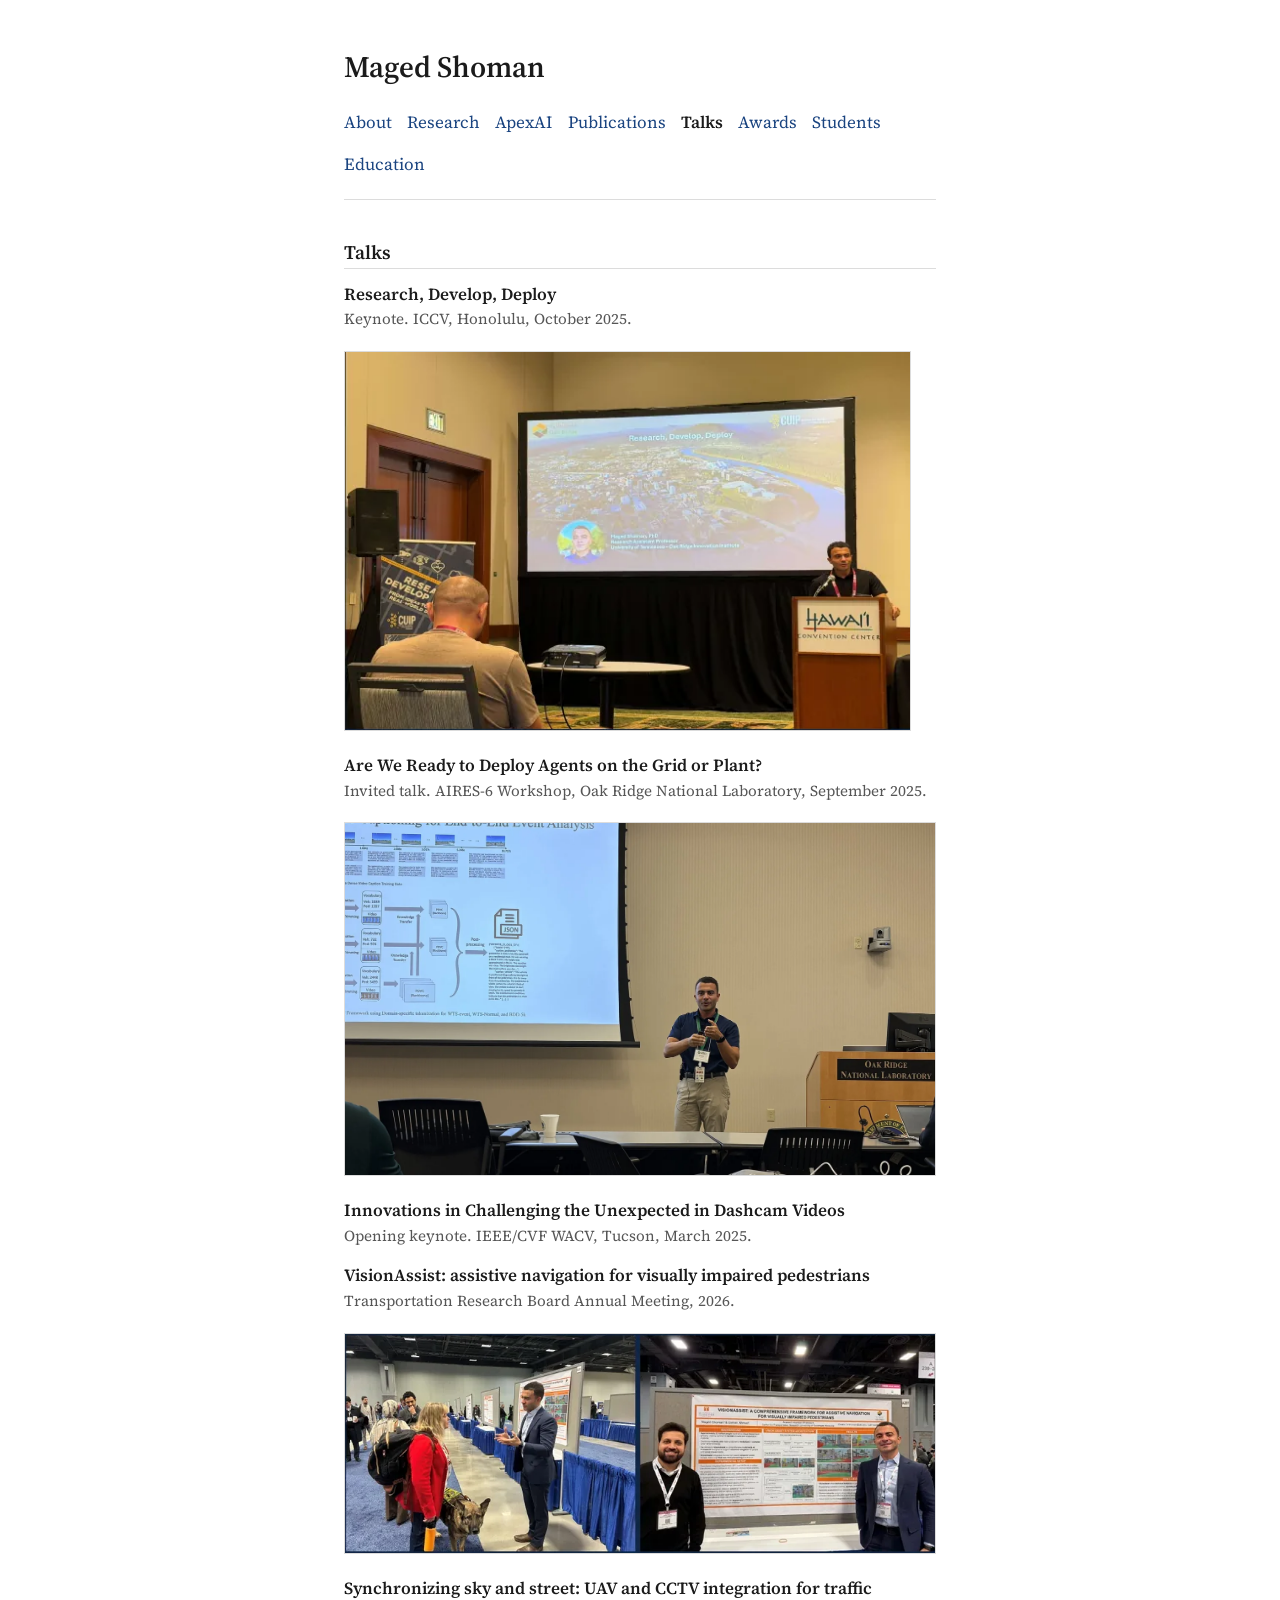
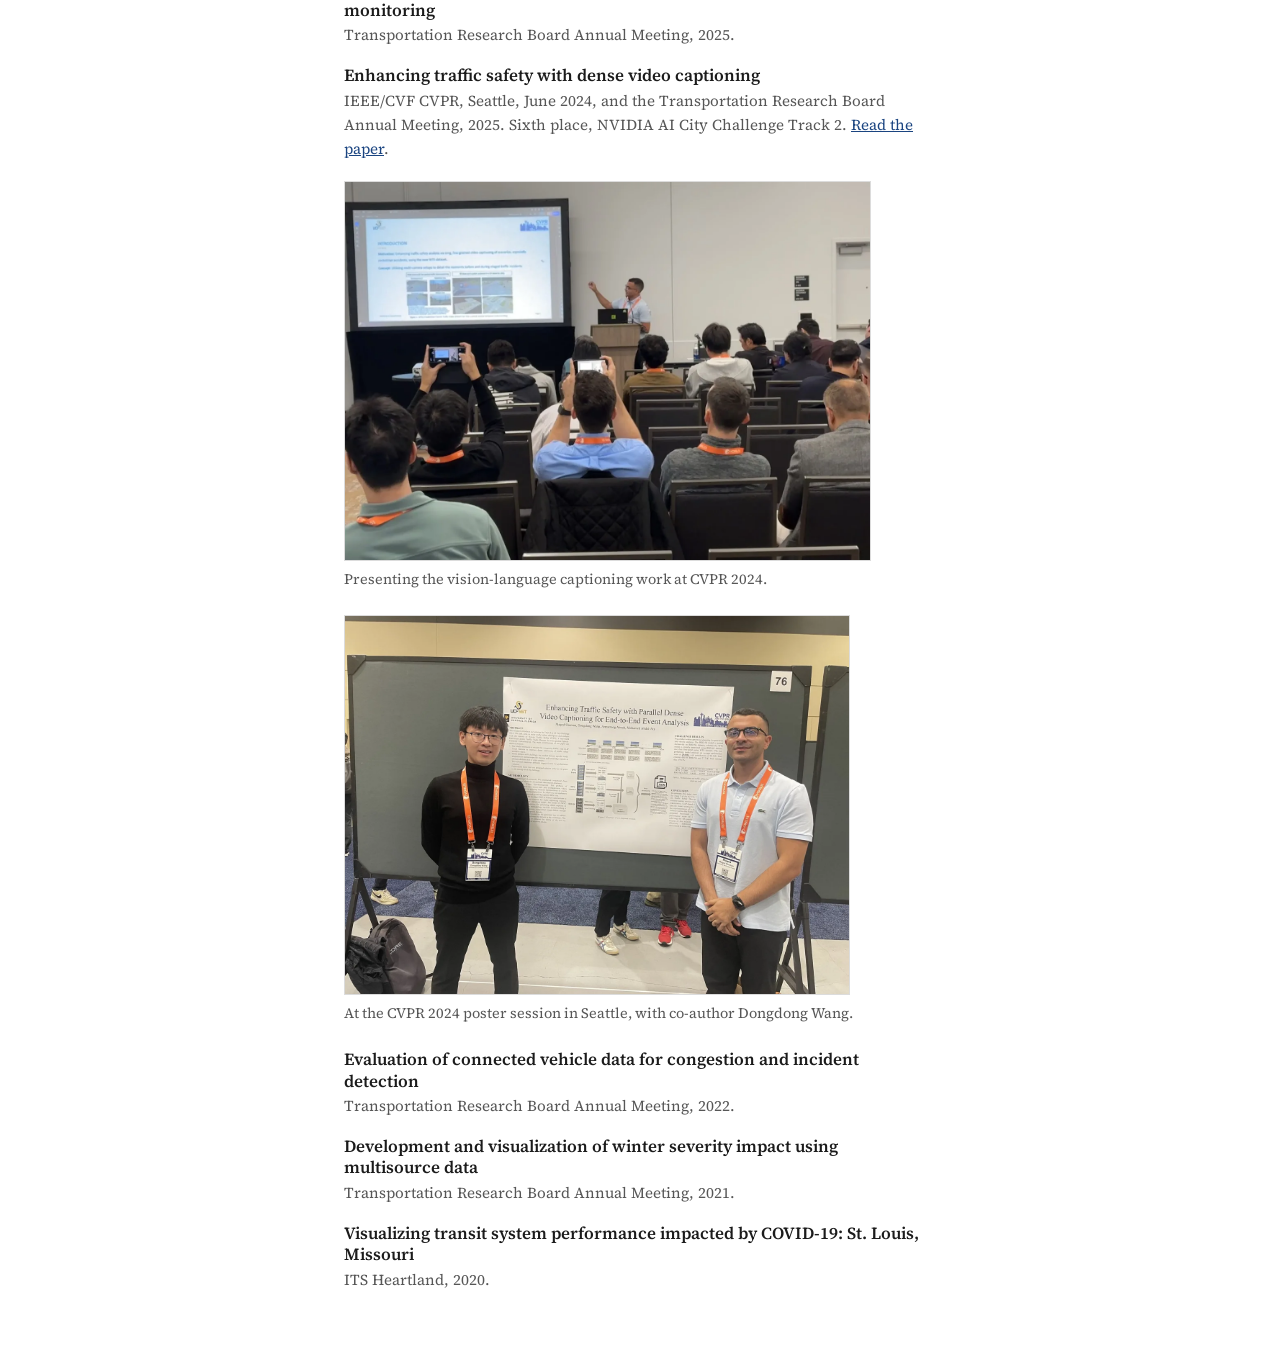
<file: maged/talks/index.html>
<!DOCTYPE html>
<html lang="en">
<head>
<meta charset="utf-8">
<meta name="viewport" content="width=device-width, initial-scale=1">
<title>Maged Shoman · Talks</title>
<meta name="description" content="Maged Shoman, Ph.D., founder and CEO of ApexAI and Research Assistant Professor in Intelligent Transportation Systems at the University of Tennessee-Oak Ridge Innovation Institute.">
<meta name="author" content="Maged Shoman">
<meta property="og:type" content="profile">
<meta property="og:title" content="Maged Shoman · Talks">
<meta property="og:url" content="https://apex-ai.site/maged/talks/">
<link rel="canonical" href="https://apex-ai.site/maged/talks/">
<link rel="icon" href="data:image/svg+xml,%3Csvg xmlns='http://www.w3.org/2000/svg' viewBox='0 0 64 64'%3E%3Crect width='64' height='64' rx='14' fill='%230D4EA6'/%3E%3Cpath d='M14 50 L32 12 L50 50 H41 L32 29 L23 50 Z' fill='%23FFFFFF'/%3E%3C/svg%3E">
<link rel="preconnect" href="https://fonts.googleapis.com">
<link rel="preconnect" href="https://fonts.gstatic.com" crossorigin>
<link href="https://fonts.googleapis.com/css2?family=Source+Serif+4:opsz,wght@8..60,400;8..60,600&display=swap" rel="stylesheet">
<link rel="stylesheet" href="../style.css">
</head>
<body>

<a class="skip" href="#main">Skip to content</a>

<header>
  <h1><a href="../" class="namelink">Maged Shoman</a></h1>

  <nav aria-label="Primary">
    <ul>
        <li><a href="../">About</a></li>
        <li><a href="../research/">Research</a></li>
        <li><a href="../apexai/">ApexAI</a></li>
        <li><a href="../publications/">Publications</a></li>
        <li><a href="../talks/" aria-current="page">Talks</a></li>
        <li><a href="../awards/">Awards</a></li>
        <li><a href="../students/">Students</a></li>
        <li><a href="../education/">Education</a></li>
    </ul>
  </nav>
</header>

<main id="main">

<section id="talks">
  <h2>Talks</h2>
  <ul class="entries">
    <li>
      <h3>Research, Develop, Deploy</h3>
      <p class="meta">Keynote. ICCV, Honolulu, October 2025.</p>
      <figure>
        <img src="../../assets/event-iccv.webp" width="578" height="387" loading="lazy"
             alt="Maged Shoman presenting the keynote at IEEE/CVF ICCV 2025.">
      </figure>
    </li>
    <li>
      <h3>Are We Ready to Deploy Agents on the Grid or Plant?</h3>
      <p class="meta">Invited talk. AIRES-6 Workshop, Oak Ridge National Laboratory, September 2025.</p>
      <figure>
        <img src="../../assets/event-ornl-aires.webp" width="1400" height="835" loading="lazy"
             alt="Maged Shoman speaking at the AIRES workshop at Oak Ridge National Laboratory, beside a slide showing the dense video captioning framework for traffic safety event analysis.">
      </figure>
    </li>
    <li>
      <h3>Innovations in Challenging the Unexpected in Dashcam Videos</h3>
      <p class="meta">Opening keynote. IEEE/CVF WACV, Tucson, March 2025.</p>
    </li>
    <li>
      <h3>VisionAssist: assistive navigation for visually impaired pedestrians</h3>
      <p class="meta">Transportation Research Board Annual Meeting, 2026.</p>
      <figure>
        <img src="../../assets/event-trb-visionassist.webp" width="800" height="298" loading="lazy"
             alt="Two photographs from the poster session. On the left, Maged Shoman discussing the work with attendees, one of them accompanied by a guide dog. On the right, Maged Shoman and a co-author standing beside the VisionAssist poster.">
      </figure>
    </li>
    <li>
      <h3>Synchronizing sky and street: UAV and CCTV integration for traffic monitoring</h3>
      <p class="meta">Transportation Research Board Annual Meeting, 2025.</p>
    </li>
    <li>
      <h3>Enhancing traffic safety with dense video captioning</h3>
      <p class="meta">
        IEEE/CVF CVPR, Seattle, June 2024, and the Transportation Research Board Annual Meeting,
        2025. Sixth place, NVIDIA AI City Challenge Track 2.
        <a href="https://www.semanticscholar.org/paper/Enhancing-Traffic-Safety-with-Parallel-Dense-Video-Shoman-Wang/aaec5ae7dabd089f6bc9dd46e682c157f4b3d076">Read
        the paper</a>.
      </p>
      <figure>
        <img src="../../assets/event-cvpr-talk.webp" width="1280" height="921" loading="lazy"
             alt="Maged Shoman presenting at the CVPR 2024 workshop, gesturing at a slide introducing fine-grained video captioning of pedestrian traffic incidents using the WTS dataset, with the audience photographing the screen.">
        <figcaption>Presenting the vision-language captioning work at CVPR 2024.</figcaption>
      </figure>
      <figure>
        <img src="../../assets/event-cvpr-poster.webp" width="1400" height="1050" loading="lazy"
             alt="Maged Shoman and co-author Dongdong Wang beside their poster at the CVPR 2024 session in Seattle, titled Enhancing Traffic Safety with Parallel Dense Video Captioning for End-to-End Event Analysis.">
        <figcaption>At the CVPR 2024 poster session in Seattle, with co-author Dongdong Wang.</figcaption>
      </figure>
    </li>
    <li>
      <h3>Evaluation of connected vehicle data for congestion and incident detection</h3>
      <p class="meta">Transportation Research Board Annual Meeting, 2022.</p>
    </li>
    <li>
      <h3>Development and visualization of winter severity impact using multisource data</h3>
      <p class="meta">Transportation Research Board Annual Meeting, 2021.</p>
    </li>
    <li>
      <h3>Visualizing transit system performance impacted by COVID-19: St. Louis, Missouri</h3>
      <p class="meta">ITS Heartland, 2020.</p>
    </li>
  </ul>
</section>

</main>

</body>
</html>
</file>
<file: assets/site.css>
:root{
    --bg:#FFFFFF;
    --panel:#F5F5F7;
    --panel2:#EFEFF1;
    --card:#10223A;
    --card2:#1B3150;
    --card3:#27405F;
    --ink:#1D1D1F;
    --body:#48484A;
    --secondary:#6E6E73;
    --muted:#86868B;
    --blue:#0D4EA6;
    --blue-on-dark:#8FB8E8;
    --hairline:rgba(0,0,0,.09);
    --on-card:#F5F5F7;
    --on-card-soft:#9DB0C7;
  }
  @media (prefers-color-scheme: dark){
    :root{
      --bg:#0A1322;
      --panel:#13233A;
      --panel2:#1B3150;
      --card:#10223A;
      --card2:#1B3150;
      --card3:#27405F;
      --ink:#F5F5F7;
      --body:#C7C7CC;
      --secondary:#98989D;
      --muted:#8E8E93;
      --blue:#8FB8E8;
      --hairline:rgba(255,255,255,.14);
    }
  }

  *{box-sizing:border-box;margin:0;padding:0}
  html{scroll-behavior:smooth}
  @media (prefers-reduced-motion: reduce){
    html{scroll-behavior:auto}
    *,*::before,*::after{animation:none!important;transition:none!important}
  }
  body{
    font-family:"Atkinson Hyperlegible",system-ui,-apple-system,"Segoe UI",sans-serif;
    background:var(--bg);
    color:var(--body);
    font-size:1.125rem;
    line-height:1.65;
  }
  [id]{scroll-margin-top:5.5rem}

  :focus{outline:none}
  :focus-visible{outline:3px solid var(--blue);outline-offset:3px}
  .dark-card :focus-visible, .band-dark :focus-visible, .beta-bar :focus-visible{outline-color:var(--blue-on-dark)}
  .skip-link{
    position:absolute;left:-999px;top:0;z-index:100;
    background:var(--card);color:#fff;
    padding:.9rem 1.4rem;font-weight:700;text-decoration:none;
  }
  .skip-link:focus{left:0}

  a{color:var(--blue);text-decoration:underline;text-decoration-thickness:1.5px;text-underline-offset:3px}
  a:hover{text-decoration-thickness:3px}

  .wrap{max-width:1080px;margin:0 auto;padding-inline:1.25rem}
  p{max-width:64ch}
  img{max-width:100%;height:auto;display:block}

  h1,h2,h3{color:var(--ink);letter-spacing:-.015em}
  h2{font-size:clamp(1.9rem,3.8vw,2.6rem);line-height:1.12;max-width:26ch}

  /* ---------- Beta bar ---------- */
  .beta-bar{background:var(--card);color:var(--on-card)}
  .beta-bar .wrap{display:flex;gap:.9rem;flex-wrap:wrap;align-items:center;padding-block:.6rem;font-size:1.02rem}
  .beta-bar a{color:var(--blue-on-dark);font-weight:700}

  /* ---------- Header ---------- */
  header.site{border-bottom:1px solid var(--hairline);background:var(--bg)}
  header.site .wrap{display:flex;flex-wrap:wrap;align-items:center;gap:.75rem 2rem;padding-block:1.05rem}
  .wordmark{display:inline-flex;align-items:center;gap:.5rem;font-size:1.45rem;font-weight:700;color:var(--ink);text-decoration:none}
  .wordmark svg{width:22px;height:22px;flex:none}
  nav.primary{margin-left:auto}
  nav.primary ul{display:flex;flex-wrap:wrap;gap:.2rem 1.4rem;list-style:none}
  nav.primary a{color:var(--ink);font-weight:700;text-decoration:none;padding:.3rem 0;display:inline-block;font-size:1rem}
  nav.primary a:hover{text-decoration:underline;text-decoration-thickness:2.5px;text-underline-offset:6px;text-decoration-color:var(--blue)}

  /* ---------- Buttons ---------- */
  .btn{
    display:inline-block;font-weight:700;font-size:1.06rem;
    padding:.85rem 1.6rem;text-decoration:none;border-radius:8px;
    min-height:48px;border:2px solid transparent;
  }
  .btn-blue{background:#0D4EA6;color:#fff;border-color:#0D4EA6}
  .btn-blue:hover{background:#0A3E85;border-color:#0A3E85}
  .btn-tint{background:var(--panel);color:var(--blue);border-color:var(--panel)}
  .btn-tint:hover{background:var(--panel2);border-color:var(--panel2)}
  .btn-white{background:#fff;color:#1D1D1F;border-color:#fff}
  .btn-white:hover{background:#E8E8EA;border-color:#E8E8EA}
  .btn-ghost-dark{background:transparent;color:#fff;border-color:#fff}
  .btn-ghost-dark:hover{background:rgba(255,255,255,.14)}

  /* ---------- Hero ---------- */
  .hero .wrap{padding-block:5rem 4rem}
  .hero h1{font-size:clamp(2.6rem,6.2vw,4.2rem);line-height:1.06;font-weight:700;max-width:16ch;letter-spacing:-.02em}
  .hero .lede{margin-top:1.6rem;font-size:clamp(1.15rem,1.9vw,1.35rem);line-height:1.6;max-width:54ch;color:var(--body)}
  .hero .lede strong{color:var(--ink)}
  .cta-row{display:flex;flex-wrap:wrap;gap:.9rem;margin-top:2.25rem}
  .fineprint{margin-top:1.4rem;font-size:.98rem;color:var(--secondary);max-width:62ch}

  /* ---------- Stats: one dark card ---------- */
  .stats-card{
    background:var(--card);border-radius:12px;color:var(--on-card);
    margin-top:.5rem;
  }
  .stats-card ul{list-style:none;display:grid;grid-template-columns:repeat(4,1fr)}
  .stats-card li{padding:1.7rem 1.6rem}
  .stats-card .big{display:block;font-size:1.6rem;font-weight:700;line-height:1.2;color:#fff}
  .stats-card .small{display:block;margin-top:.25rem;color:var(--on-card-soft);font-size:.96rem}
  @media(max-width:860px){.stats-card ul{grid-template-columns:1fr 1fr}}
  @media(max-width:480px){.stats-card ul{grid-template-columns:1fr}.stats-card li{padding-block:1.1rem}}

  /* ---------- Sections ---------- */
  section{padding-block:4.75rem}
  .band-panel{background:var(--panel)}
  .band-dark{background:var(--card)}
  .band-dark h2{color:#fff}
  .band-dark p{color:var(--on-card-soft)}
  .section-intro{margin-top:1.2rem;color:var(--secondary);font-size:1.18rem;max-width:60ch}

  .modes-stats{margin-top:2rem}
  .hero + .wrap .supporters{margin-top:0}

  /* Solutions */
  .sol-grid{margin-top:2.5rem;display:grid;grid-template-columns:repeat(auto-fit,minmax(300px,1fr));gap:1.25rem}
  .sol{background:var(--panel);border-radius:12px;padding:1.7rem 1.8rem}
  .sol h3{font-size:1.35rem}
  .sol p{margin-top:.6rem;font-size:1.05rem;color:var(--secondary)}
  .sol .sol-link{margin-top:1rem;font-weight:700}

  /* Modes: three cards side by side, screenshots on dark tiles */
  .modes-grid{margin-top:2.5rem;display:grid;grid-template-columns:repeat(3,1fr);gap:1.25rem}
  .mode{
    background:var(--panel);border-radius:12px;padding:1.6rem;
    display:flex;flex-direction:column;gap:1rem;
  }
  .mode svg{width:44px;height:44px;color:var(--blue);flex:none}
  .mode h3{font-size:1.4rem}
  .mode .mode-body p{margin-top:.55rem}
  .mode ul{margin-top:.85rem;padding-left:1.2rem}
  .mode li{margin-top:.35rem}
  .mode li::marker{color:var(--blue)}
  .tile{background:var(--card);border-radius:10px;padding:10px}
  .tile img{border-radius:6px;width:100%}
  .mode .tile{margin-top:auto}
  @media(max-width:900px){
    .modes-grid{grid-template-columns:1fr}
    .mode{padding:1.5rem}
    .mode .tile{max-width:320px}
  }

  /* ---------- Whereabout: panel band ---------- */
  .whereabouts .body{margin-top:1rem;font-size:1.12rem}
  .wb-cards{margin-top:2rem;display:grid;grid-template-columns:1fr 1fr;gap:1.25rem}
  .wb-card{background:var(--bg);border-radius:12px;padding:1.5rem 1.7rem}
  .wb-card h3{font-size:1.25rem}
  .wb-card p{margin-top:.5rem;color:var(--secondary)}
  @media(max-width:720px){.wb-cards{grid-template-columns:1fr}}
  .wb-banner{margin-top:2.4rem;border-radius:12px;overflow:hidden}
  .wb-banner img{width:100%}
  .wb-gallery{margin-top:1.5rem;display:grid;grid-template-columns:repeat(3,1fr);gap:1.25rem}
  .wb-gallery figure{margin:0}
  .wb-gallery figcaption{margin-top:.6rem;font-size:.95rem;color:var(--secondary)}
  @media(max-width:720px){
    .wb-gallery{grid-template-columns:1fr}
    .wb-gallery .tile{max-width:320px}
  }
  .whereabouts .cta-row{margin-top:2.3rem}
  .wb-demo{margin-top:2.2rem}
  .seg[hidden]{display:none}
  .seg{display:inline-flex;padding:4px;gap:4px;border-radius:10px;background:var(--panel2)}
  .seg button{font:inherit;font-size:1rem;font-weight:700;color:var(--body);background:transparent;border:0;border-radius:7px;
    padding:.5rem 1rem;cursor:pointer;min-height:44px}
  .seg button[aria-pressed="true"]{background:var(--bg);color:var(--ink);box-shadow:0 1px 2px rgba(0,0,0,.12)}
  .demo{margin:1.1rem 0 0}
  @media(max-width:560px){.seg-sub{display:none}.seg button{padding:.5rem 1.4rem}}
  .demo video{display:block;width:100%;height:auto;aspect-ratio:16/9;border-radius:10px;background:#EEF1F5;
    box-shadow:0 0 0 1px var(--hairline)}
  .demo figcaption{margin-top:.8rem;font-size:1rem;color:var(--secondary);max-width:70ch}

  /* Industries */
  .ind-grid{margin-top:2.5rem;display:grid;grid-template-columns:repeat(auto-fit,minmax(280px,1fr));gap:1.25rem}
  .ind{background:var(--panel);border-radius:12px;padding:1.5rem 1.6rem}
  .ind svg{width:40px;height:40px;color:var(--blue);margin-bottom:.9rem;display:block}
  .ind h3{font-size:1.15rem}
  .ind p{margin-top:.5rem;font-size:1rem;color:var(--secondary)}

  /* Milestones */
  .pedigree{margin-top:1.4rem;font-size:1.12rem;max-width:60ch}
  .timeline{margin-top:2.4rem;list-style:none;border-top:1px solid var(--hairline)}
  .timeline li{display:grid;grid-template-columns:5.5rem 1fr;gap:1.25rem;padding-block:1rem;border-bottom:1px solid var(--hairline)}
  .timeline .year{font-weight:700;color:var(--ink)}
  .supporters{margin-top:2.6rem}
  .supporters h3{font-size:1.02rem;color:var(--secondary);font-weight:400}
  .supporters .logo-row{margin-top:1.1rem;list-style:none;display:flex;flex-wrap:wrap;gap:1rem 2.25rem;padding:0;align-items:center}
  .supporters .logo-row li{display:flex;align-items:center}
  .supporters .logo-row img{height:46px;width:auto;display:block}
  @media (prefers-color-scheme: dark){
    .supporters .logo-row{gap:.8rem}
    .supporters .logo-row li{background:#FFFFFF;border-radius:12px;padding:.6rem .9rem}
  }

  /* Stories: dark quote cards */
  .quotes{margin-top:2.5rem;display:grid;grid-template-columns:repeat(3,1fr);gap:1.25rem}
  .quotes figure{margin:0;background:var(--card);border-radius:12px;padding:1.6rem 1.7rem;display:flex;flex-direction:column;gap:.8rem}
  .quotes blockquote p{
    font-weight:700;font-size:1.18rem;line-height:1.5;color:#fff;text-indent:-.45em;
  }
  .quotes figcaption{color:var(--on-card-soft);font-size:.98rem;margin-top:auto}
  @media(max-width:860px){.quotes{grid-template-columns:1fr}}
  .photo-strip{margin-top:1.5rem;display:grid;grid-template-columns:repeat(3,1fr);gap:1.25rem}
  .photo-strip figure{margin:0}
  .photo-strip img{border-radius:10px;width:100%;object-fit:cover}
  .photo-strip figure:not(.wide) img{aspect-ratio:4/3}
  .photo-strip .wide{grid-column:1/-1}
  .photo-strip figcaption{margin-top:.55rem;font-size:.95rem;color:var(--secondary)}
  @media(max-width:720px){.photo-strip{grid-template-columns:1fr}}

  .community-line{margin-top:1.5rem;padding:1.6rem 1.8rem;background:var(--card2);border-radius:12px;max-width:46rem}
  .community-line p{font-weight:700;font-size:1.4rem;color:#fff;text-indent:-.45em}
  .community-line figcaption{margin-top:.45rem;color:var(--on-card-soft)}

  /* Organizations: dark band */
  .band-dark .section-intro{color:var(--on-card-soft)}
  .band-dark .cta-row{margin-top:2.2rem}
  .band-dark a{color:var(--blue-on-dark)}
  .band-dark a.btn-white{color:#1D1D1F}

  /* Team */
  .people{margin-top:2.4rem;display:grid;grid-template-columns:repeat(auto-fill,minmax(280px,1fr));gap:2rem 2.5rem}
  .person{display:grid;grid-template-columns:64px 1fr;gap:1rem;align-items:start}
  .person .avatar{
    width:64px;height:64px;border-radius:50%;object-fit:cover;
    background:var(--panel);
  }
  .person h3{font-size:1.15rem;line-height:1.3}
  .person h3 a{color:inherit;text-decoration-color:var(--hairline)}
  .person h3 a:hover{text-decoration-color:var(--blue)}
  .person .role{font-weight:700;color:var(--blue);font-size:.96rem}
  .person p{margin-top:.3rem;font-size:.98rem;color:var(--secondary)}

  /* Contact */
  .contact-grid{margin-top:2.4rem;display:grid;grid-template-columns:1.2fr 1fr;gap:3rem}
  @media(max-width:820px){.contact-grid{grid-template-columns:1fr}}
  form label{display:block;font-weight:700;color:var(--ink);margin-top:1.35rem;margin-bottom:.4rem}
  form label:first-of-type{margin-top:0}
  input,select,textarea{
    width:100%;font:inherit;color:var(--ink);background:var(--panel);
    border:2px solid transparent;border-radius:12px;padding:.8rem .95rem;
  }
  input:hover,select:hover,textarea:hover{background:var(--panel2)}
  input:focus-visible,select:focus-visible,textarea:focus-visible{outline:3px solid var(--blue);outline-offset:0;background:var(--bg)}
  textarea{min-height:8.5rem;resize:vertical}
  .submit-btn{
    margin-top:1.6rem;font:inherit;font-weight:700;font-size:1.06rem;cursor:pointer;
    background:#0D4EA6;color:#fff;border:2px solid #0D4EA6;border-radius:8px;
    padding:.85rem 1.7rem;min-height:48px;
  }
  .submit-btn:hover{background:#0A3E85;border-color:#0A3E85}
  .form-note{margin-top:1rem;font-size:.98rem;color:var(--secondary)}
  .preview-note{display:none;margin-top:1rem;font-weight:700;color:var(--ink);background:var(--panel);padding:.9rem 1rem;border-radius:12px}
  .direct h3{font-size:1.2rem}
  .direct .book-h{margin-top:2rem}
  .direct .book-cta{margin-top:1rem}
  .direct p{margin-top:.7rem}
  .direct .email{font-size:1.15rem;font-weight:700;overflow-wrap:anywhere}

  /* Footer: light panel */
  footer.site{background:var(--panel);border-top:1px solid var(--hairline)}
  footer.site .wrap{padding-block:3rem}
  footer.site p{margin-top:.6rem;font-size:.96rem;max-width:76ch;color:var(--secondary)}
  footer.site p:first-child{margin-top:0;font-weight:700;font-size:1.15rem;color:var(--ink)}

  /* ---------- Editorial pass: fewer cards, real artifacts, varied treatments ---------- */
  .hero-grid{display:grid;grid-template-columns:minmax(0,1fr) auto;gap:3rem 4rem;align-items:center}
  .hero-shot{margin:0}
  .hero-shot img{width:270px;border-radius:34px;border:1px solid var(--hairline)}
  @media(max-width:860px){.hero-grid{grid-template-columns:1fr}.hero-shot img{width:220px;border-radius:28px}}
  .hero .wrap{padding-block:3.6rem 3.2rem}
  .hero-top{display:grid;grid-template-columns:minmax(0,1fr) minmax(0,1fr);gap:1.4rem 4rem;align-items:end}
  .hero-top .lede{margin-top:0}
  .hero-top .cta-row{margin-top:1.4rem}
  .hero-video{margin:2.6rem 0 0;position:relative}
  .video-sound{position:absolute;top:.8rem;right:.8rem;z-index:2;font:inherit;font-weight:600;font-size:.92rem;line-height:1;padding:.6rem .9rem;border-radius:999px;border:1px solid var(--hairline);background:rgba(255,255,255,.94);color:#1D1D1F;cursor:pointer;box-shadow:0 1px 4px rgba(16,34,58,.12)}
  .video-sound::before{content:"";display:inline-block;width:.8em;height:.8em;margin-right:.5em;vertical-align:-.08em;background:currentColor;clip-path:polygon(0 30%,30% 30%,60% 5%,60% 95%,30% 70%,0 70%)}
  .video-sound:hover{background:#fff}
  .video-sound[hidden]{display:none}
  @media(max-width:480px){.video-sound{top:.5rem;right:.5rem;font-size:.8rem;padding:.45rem .7rem}}
  .hero-video video{display:block;width:100%;height:auto;aspect-ratio:16/9;border-radius:10px;background:#EEF1F5;box-shadow:0 0 0 1px var(--hairline)}
  .visually-hidden{position:absolute!important;width:1px;height:1px;padding:0;margin:-1px;overflow:hidden;clip:rect(0 0 0 0);white-space:nowrap;border:0}
  @media(max-width:860px){.hero-top{grid-template-columns:1fr}.hero .wrap{padding-block:2.6rem 2.4rem}.hero-video{margin-top:2rem}}

  .stats-card{background:none;border-radius:0;color:inherit;border-block:1px solid var(--hairline)}
  .stats-card li{padding:1.15rem 1.5rem 1.15rem 0}
  .stats-card li + li{border-left:1px solid var(--hairline);padding-left:1.5rem}
  .stats-card .big{font-size:1.2rem;color:var(--ink)}
  .stats-card .small{color:var(--secondary);font-size:.94rem}
  @media(max-width:860px){.stats-card li,.stats-card li + li{border-left:none;padding-left:0}}

  .sol-grid{grid-template-columns:1fr 1fr;gap:2rem 4rem;margin-top:2.2rem}
  .sol{background:none;border-radius:0;padding:0}
  .sol h3{font-size:1.7rem}
  .sol p{font-size:1.08rem;color:var(--body)}
  @media(max-width:720px){.sol-grid{grid-template-columns:1fr}}

  .modes-grid{gap:2.25rem;margin-top:2.75rem}
  .mode{background:none;border-radius:0;padding:0;gap:0}
  .mode > img{border-radius:6px;width:100%;aspect-ratio:3/4;object-fit:cover}
  .mode h3{margin-top:1.25rem;font-size:1.35rem}
  @media(max-width:900px){.mode > img{max-width:360px}}

  .wb-banner{border-radius:6px}
  .wb-split{margin-top:3rem;display:grid;grid-template-columns:minmax(0,1.1fr) minmax(0,1fr);gap:3rem 4rem;align-items:start}
  .wb-item{padding-block:1.3rem;border-top:1px solid var(--hairline)}
  .wb-item:first-child{border-top:none;padding-top:0}
  .wb-item h3{font-size:1.35rem}
  .wb-item p{margin-top:.4rem}
  .wb-text .body{margin-top:1.3rem}
  .wb-shots{display:grid;grid-template-columns:1fr 1fr;gap:1.25rem}
  .wb-shots figure{margin:0}
  .wb-shots img{border-radius:22px;border:1px solid var(--hairline)}
  .wb-shots figcaption{margin-top:.6rem;font-size:.92rem;color:var(--secondary)}
  @media(max-width:860px){.wb-split{grid-template-columns:1fr}.wb-shots{max-width:480px}}
  .wb-cols{margin-top:3rem;display:grid;grid-template-columns:1fr 1fr;gap:1.5rem 3.5rem}
  .wb-cols .wb-item{padding:0;border:0}
  .whereabouts .wb-cols + .body{margin-top:1.5rem}
  .wb-gallery-row{margin-top:2.6rem;display:grid;grid-template-columns:3.26fr 1fr 1fr 1fr;gap:1.1rem;align-items:start}
  .wb-gallery-row figure{margin:0}
  .wb-gallery-row img{border:1px solid var(--hairline);border-radius:16px}
  .wb-gallery-row .g-wide img{border-radius:6px}
  .wb-gallery-row figcaption{margin-top:.6rem;font-size:.92rem;line-height:1.45;color:var(--secondary)}
  @media(max-width:720px){
    .wb-cols{grid-template-columns:1fr}
    .wb-gallery-row{grid-template-columns:1fr 1fr 1fr}
    .wb-gallery-row .g-wide{grid-column:1 / -1}
  }
  .mode > img{aspect-ratio:1/1;object-position:50% 72%}
  .mode h3{margin-top:1rem;font-size:1.25rem}
  .mode p{margin-top:.35rem;font-size:1.02rem}
  .av-foot{margin-top:2.25rem;display:flex;flex-wrap:wrap;align-items:center;gap:1rem 1.75rem}
  .av-foot .fineprint{margin-top:0}
  @media(max-width:900px){
    .modes-grid{gap:1.5rem}
    .mode{display:grid;grid-template-columns:112px minmax(0,1fr);column-gap:1.1rem;align-items:start}
    .mode > img{grid-row:1 / span 2;width:112px;max-width:none}
    .mode h3{margin-top:0}
  }

  .ind-grid{grid-template-columns:1fr 1fr;gap:0 3.5rem;margin-top:2rem}
  .ind{background:none;border-radius:0;padding:1.35rem 0;border-top:1px solid var(--hairline);display:grid;grid-template-columns:26px 1fr;column-gap:1rem;align-items:start}
  .ind svg{width:26px;height:26px;margin:2px 0 0;grid-row:1 / span 2}
  .ind h3,.ind p{grid-column:2}
  .ind p{margin-top:.3rem}
  @media(max-width:720px){.ind-grid{grid-template-columns:1fr}}

  .pull{margin:2.25rem 0 0}
  .pull p{font-size:clamp(1.6rem,3.2vw,2.35rem);line-height:1.28;font-weight:700;color:var(--ink);max-width:28ch;text-indent:-.42em;letter-spacing:-.01em}
  .pull figcaption{margin-top:1rem;color:var(--secondary)}
  .quotes-small{margin-top:2.75rem;display:grid;grid-template-columns:repeat(3,1fr);gap:2.5rem}
  .quotes-small figure{margin:0}
  .quotes-small p{font-size:1.08rem;line-height:1.55;color:var(--ink);text-indent:-.42em}
  .quotes-small figcaption{margin-top:.6rem;font-size:.95rem;color:var(--secondary)}
  @media(max-width:860px){.quotes-small{grid-template-columns:1fr;gap:1.75rem}}
  .photo-strip{margin-top:3rem}
  .photo-strip img{border-radius:6px}

  input,select,textarea,.preview-note{border-radius:8px}

  /* ---------- Multi-page: navigation, page titles, footer links ---------- */
  nav.primary a[aria-current="page"]{color:var(--blue);text-decoration:underline;text-decoration-thickness:2.5px;text-underline-offset:6px}
  .page-title{font-size:clamp(2.2rem,4.6vw,3.2rem);line-height:1.08;letter-spacing:-.02em;max-width:22ch}
  .page-head{padding-block:4.5rem 0}
  .page-head + section{padding-top:2.5rem}
  .footer-nav ul{display:flex;flex-wrap:wrap;gap:.3rem 1.5rem;list-style:none;margin-top:.9rem}
  .footer-nav a{font-weight:700;text-decoration:none}
  .footer-nav a:hover{text-decoration:underline}
  .next-link{margin-top:2.5rem;font-weight:700}
  @media(max-width:860px){.page-head{padding-top:3rem}}
  .about-intro{margin-top:1.6rem;max-width:64ch}
  .about-intro p{font-size:clamp(1.12rem,1.6vw,1.28rem);line-height:1.6;color:var(--body);max-width:none}
  .about-intro p + p{margin-top:1rem}
  .stats-card.three ul{grid-template-columns:repeat(3,1fr)}
  @media(max-width:860px){.stats-card.three ul{grid-template-columns:1fr}}
</file>
<file: maged/style.css>
:root{
  --text:#1b1b1b;
  --soft:#565656;
  --bg:#ffffff;
  --rule:#dcdcdc;
  --link:#1a4480;
  --link-visited:#54278f;
}

*,*::before,*::after{box-sizing:border-box}

html{-webkit-text-size-adjust:100%}

body{
  margin:0 auto;
  padding:0 1.5rem 5rem;
  max-width:40rem;
  background:var(--bg);
  color:var(--text);
  font-family:"Source Serif 4",Georgia,"Times New Roman",serif;
  font-size:1.0625rem;
  line-height:1.6;
  font-optical-sizing:auto;
}

h1,h2,h3{font-weight:600;line-height:1.25;margin:0}
h1{font-size:1.85rem;margin-bottom:1.5rem}
h2{font-size:1.2rem;margin-bottom:.9rem;padding-bottom:.3rem;border-bottom:1px solid var(--rule)}
h3{font-size:1.0625rem;margin-bottom:.1rem}

p{margin:0 0 1rem}
a{color:var(--link)}
a:visited{color:var(--link-visited)}
a:hover{color:#102a4c}
:focus-visible{outline:2px solid var(--link);outline-offset:2px}

ul{margin:0;padding:0;list-style:none}

.skip{
  position:absolute;left:0;top:-3rem;
  background:var(--text);color:#fff;padding:.5rem .9rem;text-decoration:none;
}
.skip:focus{top:0;color:#fff}

/* ---- header ---- */
header{padding:3rem 0 0}
nav{margin-bottom:2.5rem;padding-bottom:1.25rem;border-bottom:1px solid var(--rule)}
nav ul{display:flex;flex-wrap:wrap;gap:.95rem}
nav a{color:var(--link);text-decoration:none}
nav a:hover{text-decoration:underline}

/* ---- sections ---- */
section{margin-bottom:2.75rem}

.links li{margin-bottom:.3rem}
.links .label{display:inline-block;min-width:7.5rem;color:var(--soft)}

/* generic entry list: news, talks, research, awards */
.entries li{margin-bottom:1.1rem}
.entries li:last-child{margin-bottom:0}
.meta{color:var(--soft);font-size:.95rem}
.entries p{margin:.15rem 0 0}

/* publications */
.pubgroup{margin:1.9rem 0 .8rem}
.pubs li{margin-bottom:.95rem;padding-left:1.6rem;text-indent:-1.6rem}
.pubs .venue{color:var(--soft)}

/* figures */
figure{margin:1.2rem 0 1.5rem}
figure img{
  display:block;width:auto;height:auto;
  max-width:100%;max-height:380px;
  border:1px solid var(--rule);
}
/* the phone-screenshot strips keep their own grid sizing */
.shots figure img{width:100%;max-height:none}
figcaption{margin-top:.45rem;color:var(--soft);font-size:.9rem}

.shots{
  display:grid;grid-template-columns:repeat(auto-fit,minmax(140px,1fr));
  gap:.7rem;margin:1.3rem 0 1.5rem;
}
.shots figure{margin:0}
.shots figcaption{margin-top:.4rem;font-size:.85rem}
@media (max-width:30rem){
  }

/* education */
.edu li{margin-bottom:.7rem}

@media (max-width:30rem){
  body{font-size:1rem}
  h1{font-size:1.6rem}
  .links .label{min-width:0;display:block;margin-bottom:-.15rem}
}

@media print{
  .skip,nav{display:none}
  body{max-width:none;font-size:10.5pt;padding:0}
  a{color:#000}
}

/* ---- multi-page nav ---- */
.namelink{color:var(--text);text-decoration:none}
.namelink:hover{color:var(--text);text-decoration:underline;text-decoration-thickness:1px;text-underline-offset:3px}
nav a[aria-current="page"]{color:var(--text);font-weight:600;text-decoration:none}
nav a[aria-current="page"]:hover{text-decoration:none}
section{margin-bottom:2.75rem}
section:last-child{margin-bottom:0}

/* ---- news thumbnails ---- */
.news-item{display:block}
.news-thumb{
  display:block;width:348px;max-width:100%;height:auto;
  margin-bottom:.65rem;border:1px solid var(--rule);
}
@media (max-width:30rem){
  .news-thumb{width:100%;margin-bottom:.5rem}
}
</file>
